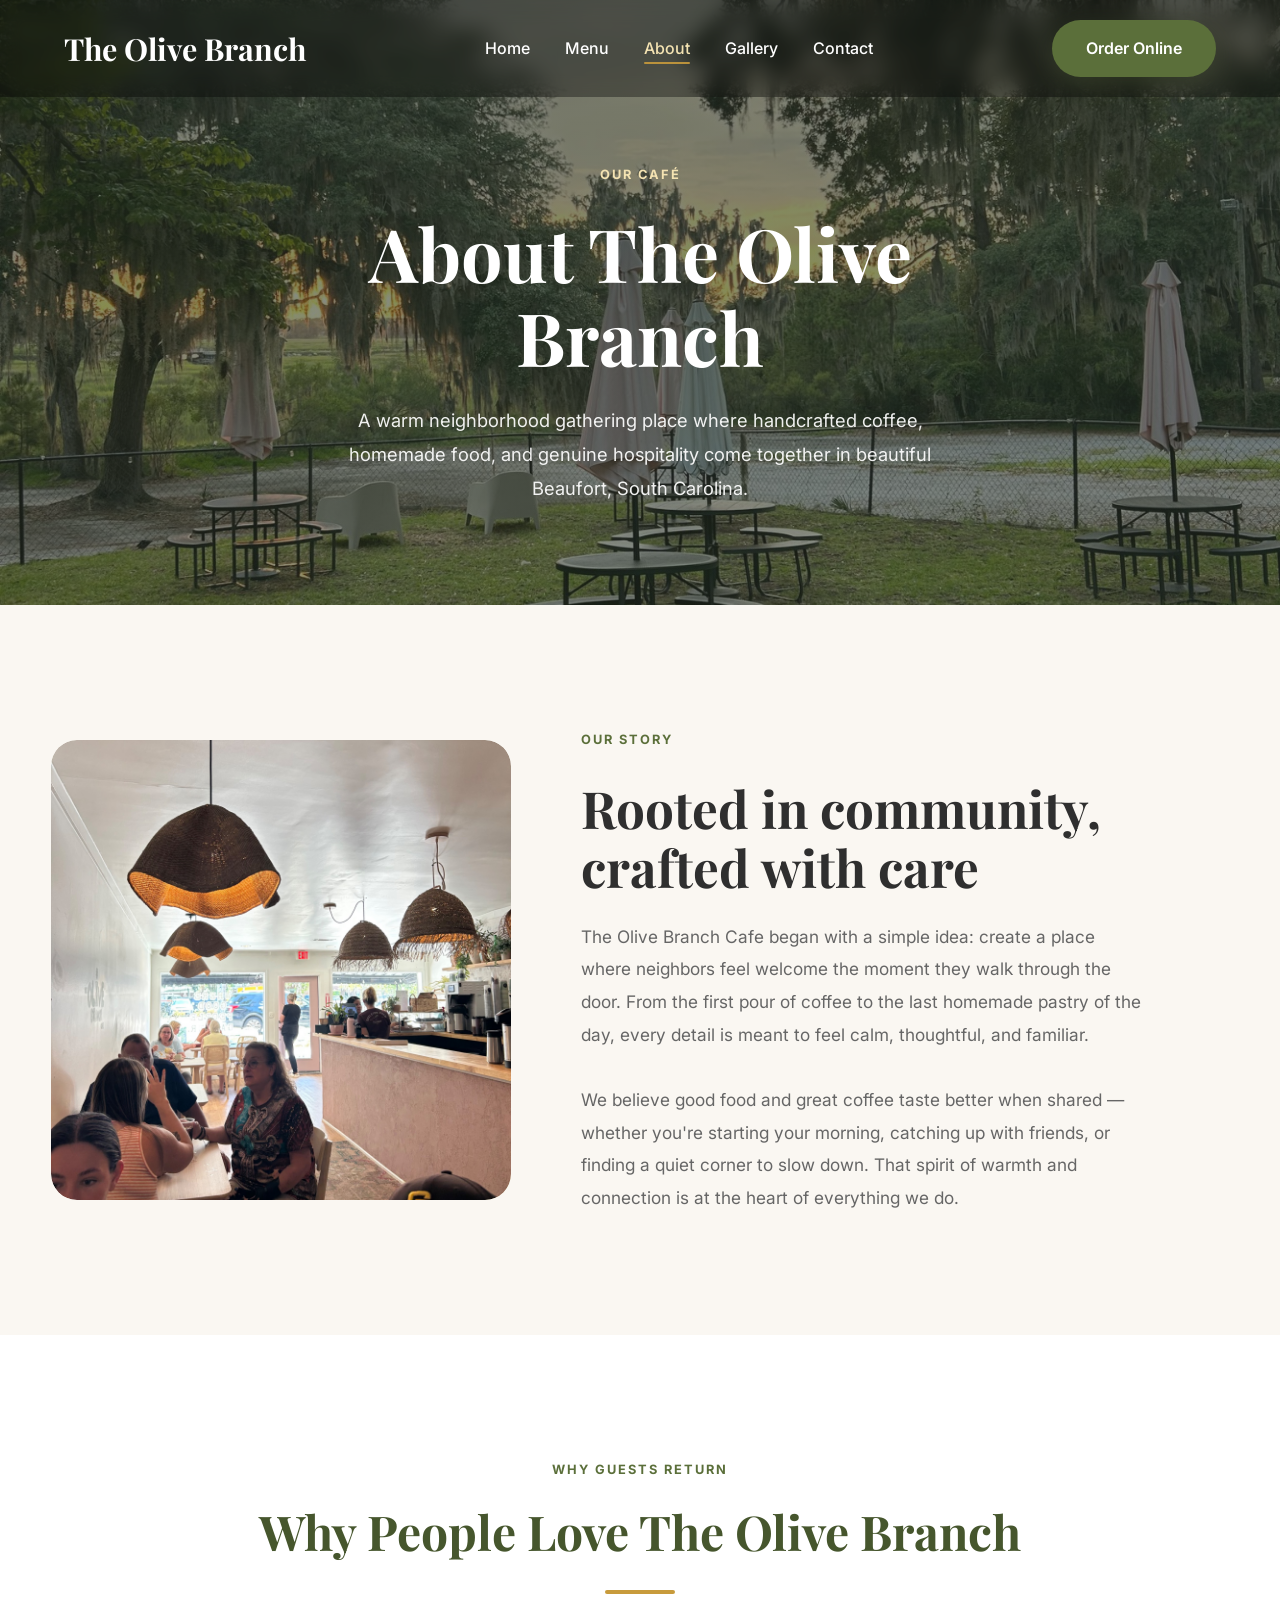
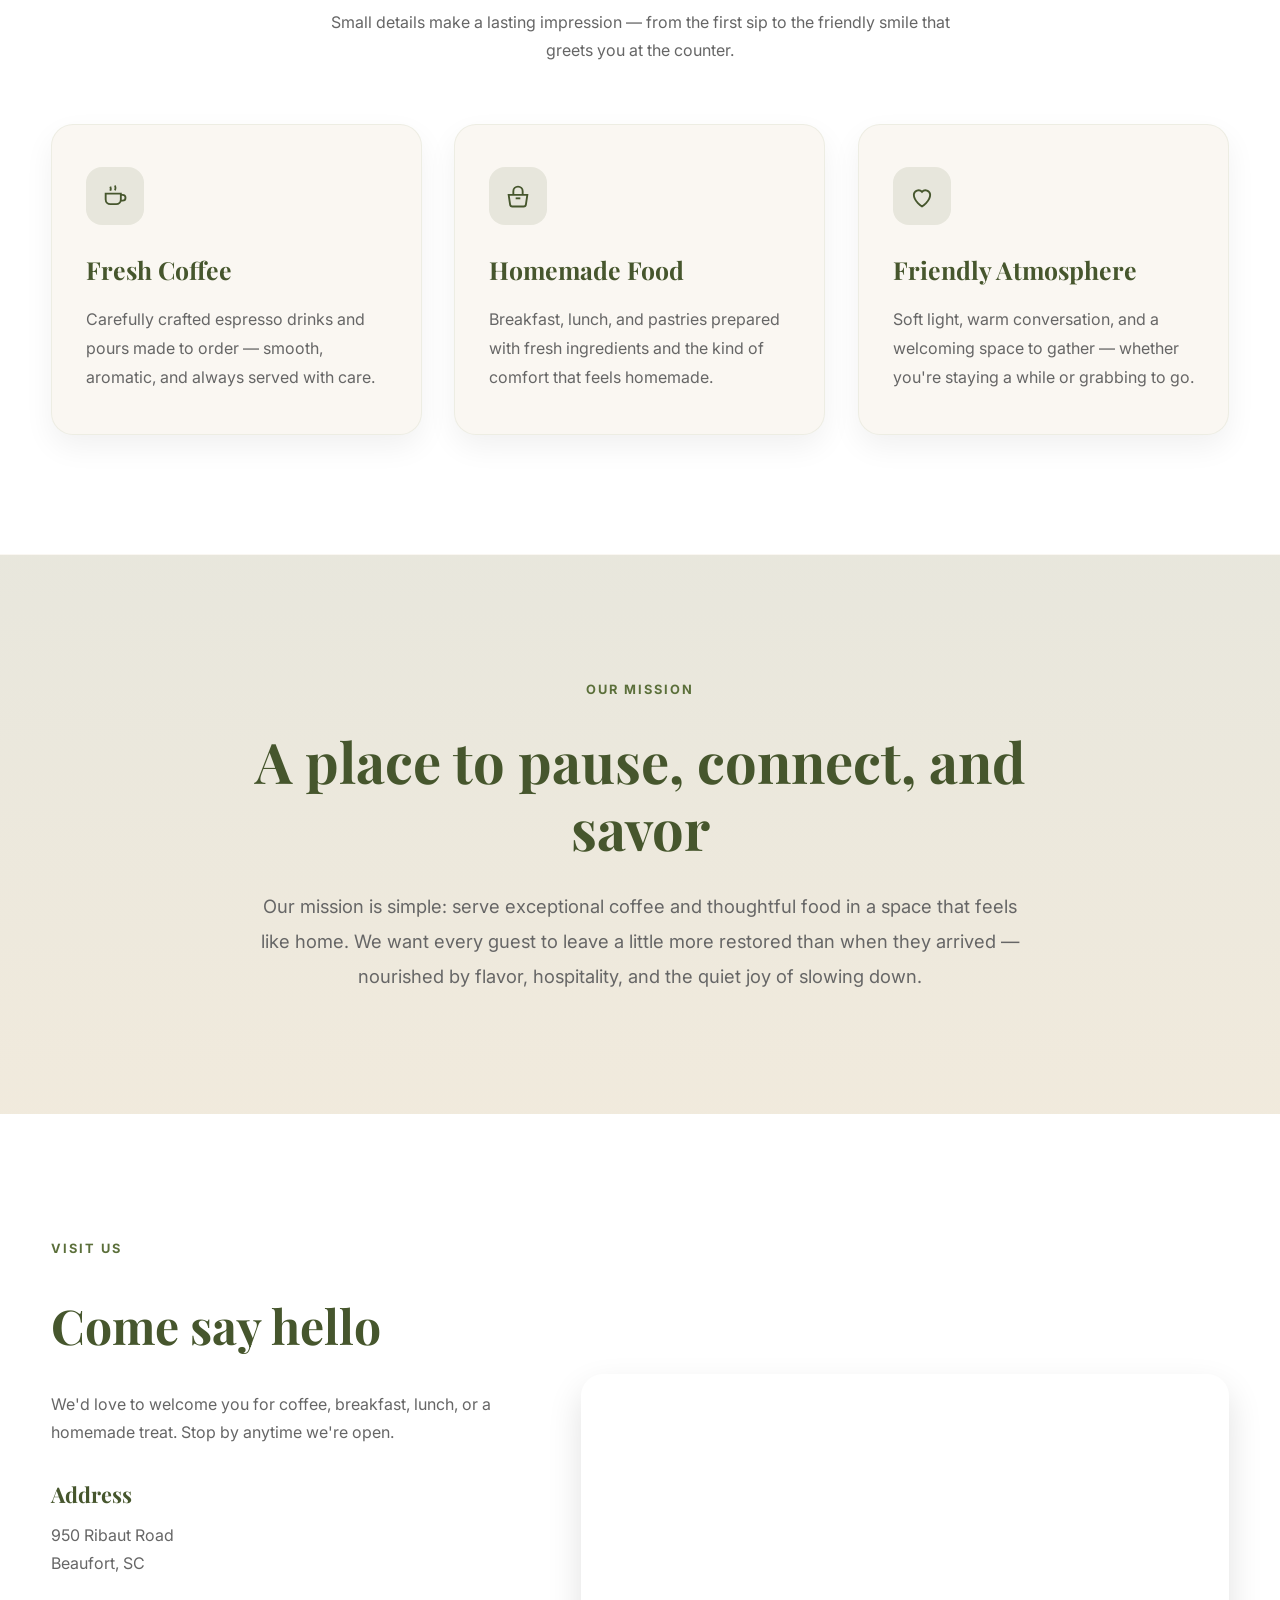
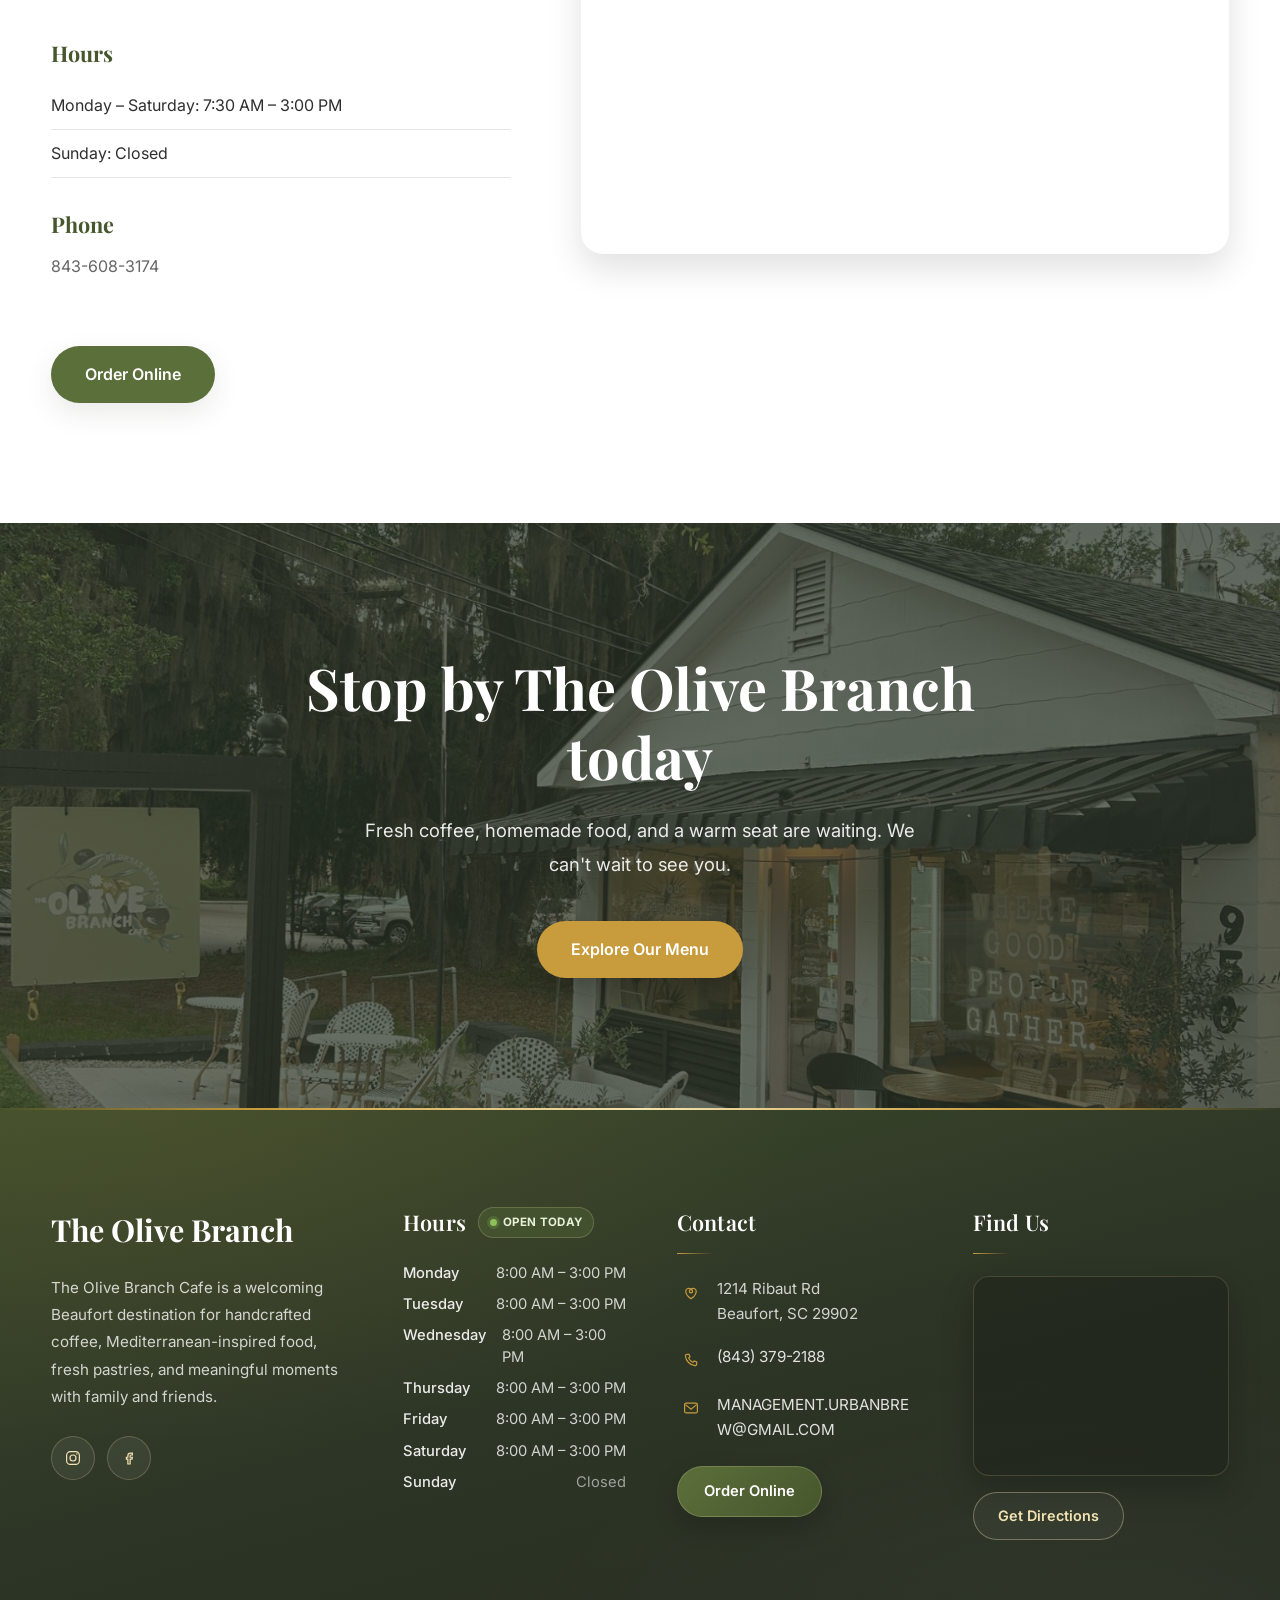
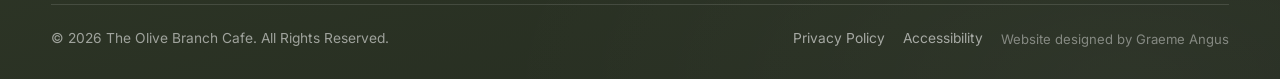
<file: about.html>
<!DOCTYPE html>
<html lang="en">

<head>

    <meta charset="UTF-8">
    <meta name="viewport" content="width=device-width, initial-scale=1.0">
    <meta name="theme-color" content="#5B6F3A">
    <meta name="robots" content="index, follow, max-image-preview:large">
    <meta name="author" content="The Olive Branch Cafe">

    <title>About Us | The Olive Branch Cafe</title>
    <meta name="description" content="Learn the story of The Olive Branch Cafe in Beaufort, SC — handcrafted coffee, Mediterranean food, fresh pastries, and a welcoming place to gather.">

    <link rel="canonical" href="https://www.theolivebranchbeaufort.com/about.html">

    <meta property="og:type" content="website">
    <meta property="og:site_name" content="The Olive Branch Cafe">
    <meta property="og:locale" content="en_US">
    <meta property="og:title" content="About Us | The Olive Branch Cafe">
    <meta property="og:description" content="Learn the story of The Olive Branch Cafe in Beaufort, SC — handcrafted coffee, Mediterranean food, fresh pastries, and a welcoming place to gather.">
    <meta property="og:url" content="https://www.theolivebranchbeaufort.com/about.html">
    <meta property="og:image" content="https://www.theolivebranchbeaufort.com/images/hero/hero.jpg">
    <meta property="og:image:alt" content="The Olive Branch Cafe exterior and outdoor seating in Beaufort, South Carolina">

    <meta name="twitter:card" content="summary_large_image">
    <meta name="twitter:title" content="About Us | The Olive Branch Cafe">
    <meta name="twitter:description" content="Learn the story of The Olive Branch Cafe in Beaufort, SC — handcrafted coffee, Mediterranean food, fresh pastries, and a welcoming place to gather.">
    <meta name="twitter:image" content="https://www.theolivebranchbeaufort.com/images/hero/hero.jpg">

    <!-- Favicons: add favicon.ico, favicon-16x16.png, favicon-32x32.png, apple-touch-icon.png to site root -->
    <link rel="icon" href="favicon.svg" type="image/svg+xml">
    <!-- When available, add to site root and uncomment:
         <link rel="icon" href="favicon.ico" sizes="any">
         <link rel="icon" type="image/png" sizes="32x32" href="favicon-32x32.png">
         <link rel="icon" type="image/png" sizes="16x16" href="favicon-16x16.png">
         <link rel="apple-touch-icon" href="apple-touch-icon.png">
    -->
    <link rel="apple-touch-icon" href="images/hero/logo/logo.webp">
    <link rel="manifest" href="site.webmanifest">

    <link rel="preconnect" href="https://fonts.googleapis.com">
    <link rel="preconnect" href="https://fonts.gstatic.com" crossorigin>
    <link href="https://fonts.googleapis.com/css2?family=Inter:wght@300;400;500;600;700&family=Playfair+Display:wght@600;700&display=swap" rel="stylesheet">
    <link rel="stylesheet" href="css/style.css">

    <script type="application/ld+json">
    {
      "@context": "https://schema.org",
      "@type": ["CafeOrCoffeeShop", "Restaurant"],
      "name": "The Olive Branch Cafe",
      "url": "https://www.theolivebranchbeaufort.com/",
      "image": "https://www.theolivebranchbeaufort.com/images/hero/hero.jpg",
      "telephone": "+18433792188",
      "servesCuisine": ["Coffee Shop", "Cafe", "Mediterranean"],
      "address": {
        "@type": "PostalAddress",
        "streetAddress": "1214 Ribaut Rd",
        "addressLocality": "Beaufort",
        "addressRegion": "SC",
        "postalCode": "29902",
        "addressCountry": "US"
      },
      "sameAs": [
        "https://www.instagram.com/theolivebranch.beaufort/",
        "https://www.facebook.com/people/The-Olive-Branch-Cafe/61581589833153/",
        "https://www.yelp.com/biz/the-olive-branch-beaufort"
      ]
    }
    </script>

</head>

<body>

<a class="skip-link" href="#main">Skip to content</a>

<header>

    <nav class="navbar" aria-label="Primary">

        <a href="index.html" class="logo">

            The Olive Branch

        </a>

        <ul class="nav-links">

            <li><a href="index.html">Home</a></li>

            <li><a href="menu.html">Menu</a></li>

            <li><a href="about.html">About</a></li>

            <li><a href="gallery.html">Gallery</a></li>

            <li><a href="contact.html">Contact</a></li>

        </ul>

        <a class="order-button"
           href="https://www.doordash.com/store/the-olive-branch-cafe-beaufort-40457383/100261758/"
           target="_blank" rel="noopener noreferrer">

            Order Online

        </a>

    </nav>

</header>

<main id="main">

<!-- ==========================
     About Hero
========================== -->

<section class="about-hero hero-parallax">

    <div class="container about-hero-content">

        <span class="section-label">OUR CAFÉ</span>

        <h1>About The Olive Branch</h1>

        <p>
            A warm neighborhood gathering place where handcrafted coffee,
            homemade food, and genuine hospitality come together in
            beautiful Beaufort, South Carolina.
        </p>

    </div>

</section>

<!-- ==========================
     Our Story
========================== -->

<section class="story about-story fade-in fade-left">

    <div class="container">

        <div class="story-image about-story-media">

            <div class="about-story-accent" aria-hidden="true"></div>

            <img src="images/cafephoto2.jpeg"
                 alt="Customers enjoying The Olive Branch dining room beneath woven pendant lights"
                 loading="lazy">

        </div>

        <div class="story-content">

            <span class="section-label">OUR STORY</span>

            <h2>Rooted in community, crafted with care</h2>

            <p>
                The Olive Branch Cafe began with a simple idea: create a place
                where neighbors feel welcome the moment they walk through the door.
                From the first pour of coffee to the last homemade pastry of the day,
                every detail is meant to feel calm, thoughtful, and familiar.
            </p>

            <p>
                We believe good food and great coffee taste better when shared —
                whether you're starting your morning, catching up with friends,
                or finding a quiet corner to slow down. That spirit of warmth and
                connection is at the heart of everything we do.
            </p>

        </div>

    </div>

</section>

<!-- ==========================
     Why People Love Us
========================== -->

<section class="about-features fade-in fade-up">

    <div class="container">

        <div class="section-heading">

            <span class="section-label">WHY GUESTS RETURN</span>

            <h2>Why People Love The Olive Branch</h2>

            <p>
                Small details make a lasting impression — from the first sip
                to the friendly smile that greets you at the counter.
            </p>

        </div>

        <div class="about-feature-grid">

            <article class="about-feature-card">

                <div class="about-feature-icon" aria-hidden="true">

                    <svg viewBox="0 0 24 24" fill="none" stroke="currentColor" stroke-width="1.6">
                        <path d="M4 10h13v5a4 4 0 0 1-4 4H8a4 4 0 0 1-4-4v-5Z"/>
                        <path d="M17 11h1.5a2.5 2.5 0 0 1 0 5H17"/>
                        <path d="M8 4c.5 1.2.5 2.3 0 3.5M12 3c.6 1.4.6 2.8 0 4.2"/>
                    </svg>

                </div>

                <h3>Fresh Coffee</h3>

                <p>
                    Carefully crafted espresso drinks and pours made to order —
                    smooth, aromatic, and always served with care.
                </p>

            </article>

            <article class="about-feature-card">

                <div class="about-feature-icon" aria-hidden="true">

                    <svg viewBox="0 0 24 24" fill="none" stroke="currentColor" stroke-width="1.6">
                        <path d="M4 11h16l-1.2 8.2A2 2 0 0 1 16.82 21H7.18a2 2 0 0 1-1.98-1.8L4 11Z"/>
                        <path d="M8 11V8a4 4 0 0 1 8 0v3"/>
                        <path d="M10 14h4"/>
                    </svg>

                </div>

                <h3>Homemade Food</h3>

                <p>
                    Breakfast, lunch, and pastries prepared with fresh ingredients
                    and the kind of comfort that feels homemade.
                </p>

            </article>

            <article class="about-feature-card">

                <div class="about-feature-icon" aria-hidden="true">

                    <svg viewBox="0 0 24 24" fill="none" stroke="currentColor" stroke-width="1.6">
                        <path d="M12 21s-7-4.5-7-10a4 4 0 0 1 7-2.5A4 4 0 0 1 19 11c0 5.5-7 10-7 10Z"/>
                    </svg>

                </div>

                <h3>Friendly Atmosphere</h3>

                <p>
                    Soft light, warm conversation, and a welcoming space to
                    gather — whether you're staying a while or grabbing to go.
                </p>

            </article>

        </div>

    </div>

</section>

<!-- ==========================
     Our Mission
========================== -->

<section class="about-mission fade-in fade-right">

    <div class="container about-mission-content">

        <span class="section-label">OUR MISSION</span>

        <h2>A place to pause, connect, and savor</h2>

        <p>
            Our mission is simple: serve exceptional coffee and thoughtful food
            in a space that feels like home. We want every guest to leave a little
            more restored than when they arrived — nourished by flavor,
            hospitality, and the quiet joy of slowing down.
        </p>

    </div>

</section>

<!-- ==========================
     Visit Us
========================== -->

<section class="visit about-visit fade-in fade-left">

    <div class="container">

        <div class="visit-info">

            <span class="section-label">VISIT US</span>

            <h2>Come say hello</h2>

            <p>
                We'd love to welcome you for coffee, breakfast, lunch,
                or a homemade treat. Stop by anytime we're open.
            </p>

            <div class="about-visit-details">

                <div>

                    <h3>Address</h3>
                    <p>
                        950 Ribaut Road<br>
                        Beaufort, SC
                    </p>

                </div>

                <div>

                    <h3>Hours</h3>
                    <ul class="hours-list">
                        <li>Monday – Saturday: 7:30 AM – 3:00 PM</li>
                        <li>Sunday: Closed</li>
                    </ul>

                </div>

                <div>

                    <h3>Phone</h3>
                    <p>
                        <a href="tel:+18436083174">843-608-3174</a>
                    </p>

                </div>

            </div>

            <a class="btn"
               href="https://www.doordash.com/store/the-olive-branch-cafe-beaufort-40457383/100261758/"
               target="_blank" rel="noopener noreferrer">

                Order Online

            </a>

        </div>

        <div class="map-container about-map">

            <iframe
                src="https://www.google.com/maps?q=950+Ribaut+Road,+Beaufort,+SC&output=embed"
                loading="lazy"
                allowfullscreen
                title="Map of The Olive Branch Cafe">
            </iframe>

        </div>

    </div>

</section>

<!-- ==========================
     Final CTA
========================== -->

<section class="about-cta fade-in fade-up">

    <div class="container about-cta-content">

        <h2>Stop by The Olive Branch today</h2>

        <p>
            Fresh coffee, homemade food, and a warm seat are waiting.
            We can't wait to see you.
        </p>

        <a href="menu.html" class="btn">

            Explore Our Menu

        </a>

    </div>

</section>

</main>

<!-- ==========================
     Footer
========================== -->

<footer class="footer fade-in">

    <div class="container footer-inner">

        <div class="footer-grid">

            <div class="footer-col footer-brand">

                <a href="index.html" class="footer-logo">The Olive Branch</a>

                <p class="footer-brand-text">
                    The Olive Branch Cafe is a welcoming Beaufort destination for handcrafted coffee, Mediterranean-inspired food, fresh pastries, and meaningful moments with family and friends.
                </p>

                <div class="footer-social">

                    <a class="footer-social-link"
                       href="https://www.instagram.com/theolivebranch.beaufort/"
                       target="_blank"
                       rel="noopener noreferrer"
                       aria-label="Follow The Olive Branch on Instagram">
                        <svg viewBox="0 0 24 24" fill="none" stroke="currentColor" stroke-width="1.6" aria-hidden="true">
                            <rect x="3.5" y="3.5" width="17" height="17" rx="5"/>
                            <circle cx="12" cy="12" r="4"/>
                            <circle cx="17.2" cy="6.8" r="1" fill="currentColor" stroke="none"/>
                        </svg>
                    </a>

                    <a class="footer-social-link"
                       href="https://www.facebook.com/people/The-Olive-Branch-Cafe/61581589833153/"
                       target="_blank"
                       rel="noopener noreferrer"
                       aria-label="Follow The Olive Branch on Facebook">
                        <svg viewBox="0 0 24 24" fill="none" stroke="currentColor" stroke-width="1.6" aria-hidden="true">
                            <path d="M14 8h2.5V5.5H14c-2 0-3.5 1.4-3.5 3.5V11H8.5v2.5H10.5V20H13.5v-6.5H16L16.5 11H13.5V9c0-.6.4-1 1-1Z"/>
                        </svg>
                    </a>

                </div>

            </div>

            <div class="footer-col footer-hours">

                <div class="footer-hours-heading">
                    <h3 class="footer-heading">Hours</h3>
                    <span class="footer-open-badge" id="footer-open-badge" hidden>Open Today</span>
                </div>

                <ul class="footer-hours-list">
                    <li><span>Monday</span><span>8:00 AM – 3:00 PM</span></li>
                    <li><span>Tuesday</span><span>8:00 AM – 3:00 PM</span></li>
                    <li><span>Wednesday</span><span>8:00 AM – 3:00 PM</span></li>
                    <li><span>Thursday</span><span>8:00 AM – 3:00 PM</span></li>
                    <li><span>Friday</span><span>8:00 AM – 3:00 PM</span></li>
                    <li><span>Saturday</span><span>8:00 AM – 3:00 PM</span></li>
                    <li class="is-closed"><span>Sunday</span><span>Closed</span></li>
                </ul>

            </div>

            <div class="footer-col footer-contact">

                <h3 class="footer-heading">Contact</h3>

                <ul class="footer-contact-list">

                    <li>
                        <span class="footer-contact-icon" aria-hidden="true">
                            <svg viewBox="0 0 24 24" fill="none" stroke="currentColor" stroke-width="1.6">
                                <path d="M12 21s-7-4.5-7-10a4 4 0 0 1 7-2.5A4 4 0 0 1 19 11c0 5.5-7 10-7 10Z"/>
                                <circle cx="12" cy="11" r="2.2"/>
                            </svg>
                        </span>
                        <span>
                            1214 Ribaut Rd<br>
                            Beaufort, SC 29902
                        </span>
                    </li>

                    <li>
                        <span class="footer-contact-icon" aria-hidden="true">
                            <svg viewBox="0 0 24 24" fill="none" stroke="currentColor" stroke-width="1.6">
                                <path d="M6.5 4.5h3l1.2 3.2-1.8 1.8a11 11 0 0 0 5.6 5.6l1.8-1.8 3.2 1.2v3a2 2 0 0 1-2.2 2A14.5 14.5 0 0 1 4.5 6.7a2 2 0 0 1 2-2.2Z"/>
                            </svg>
                        </span>
                        <a href="tel:+18433792188">(843) 379-2188</a>
                    </li>

                    <li>
                        <span class="footer-contact-icon" aria-hidden="true">
                            <svg viewBox="0 0 24 24" fill="none" stroke="currentColor" stroke-width="1.6">
                                <rect x="3.5" y="5.5" width="17" height="13" rx="2"/>
                                <path d="m4.5 7.5 7.5 6 7.5-6"/>
                            </svg>
                        </span>
                        <a href="mailto:MANAGEMENT.URBANBREW@GMAIL.COM">MANAGEMENT.URBANBREW@GMAIL.COM</a>
                    </li>

                </ul>

                <a class="footer-order-btn"
                   href="https://www.doordash.com/store/the-olive-branch-cafe-beaufort-40457383/100261758/"
                   target="_blank"
                   rel="noopener noreferrer">
                    Order Online
                </a>

            </div>

            <div class="footer-col footer-find">

                <h3 class="footer-heading">Find Us</h3>

                <div class="footer-map">
                    <iframe
                        src="https://www.google.com/maps?q=The+Olive+Branch+Cafe+1214+Ribaut+Rd+Beaufort+SC+29902&output=embed"
                        loading="lazy"
                        allowfullscreen
                        referrerpolicy="no-referrer-when-downgrade"
                        title="Map of The Olive Branch Cafe">
                    </iframe>
                </div>

                <a class="footer-directions"
                   href="https://www.google.com/maps/search/?api=1&query=The+Olive+Branch+Cafe+1214+Ribaut+Rd+Beaufort+SC+29902"
                   target="_blank"
                   rel="noopener noreferrer">
                    Get Directions
                </a>

            </div>

        </div>

        <div class="footer-bottom">

            <p class="footer-bottom-copy">
                © 2026 The Olive Branch Cafe. All Rights Reserved.
            </p>

            <nav class="footer-bottom-links" aria-label="Footer legal">
                <a href="privacy.html">Privacy Policy</a>
                <a href="accessibility.html">Accessibility</a>
                <a class="footer-credit" href="#">Website designed by Graeme Angus</a>
            </nav>

        </div>

    </div>

</footer>



<script src="js/script.js"></script>

</body>
</html>
</file>
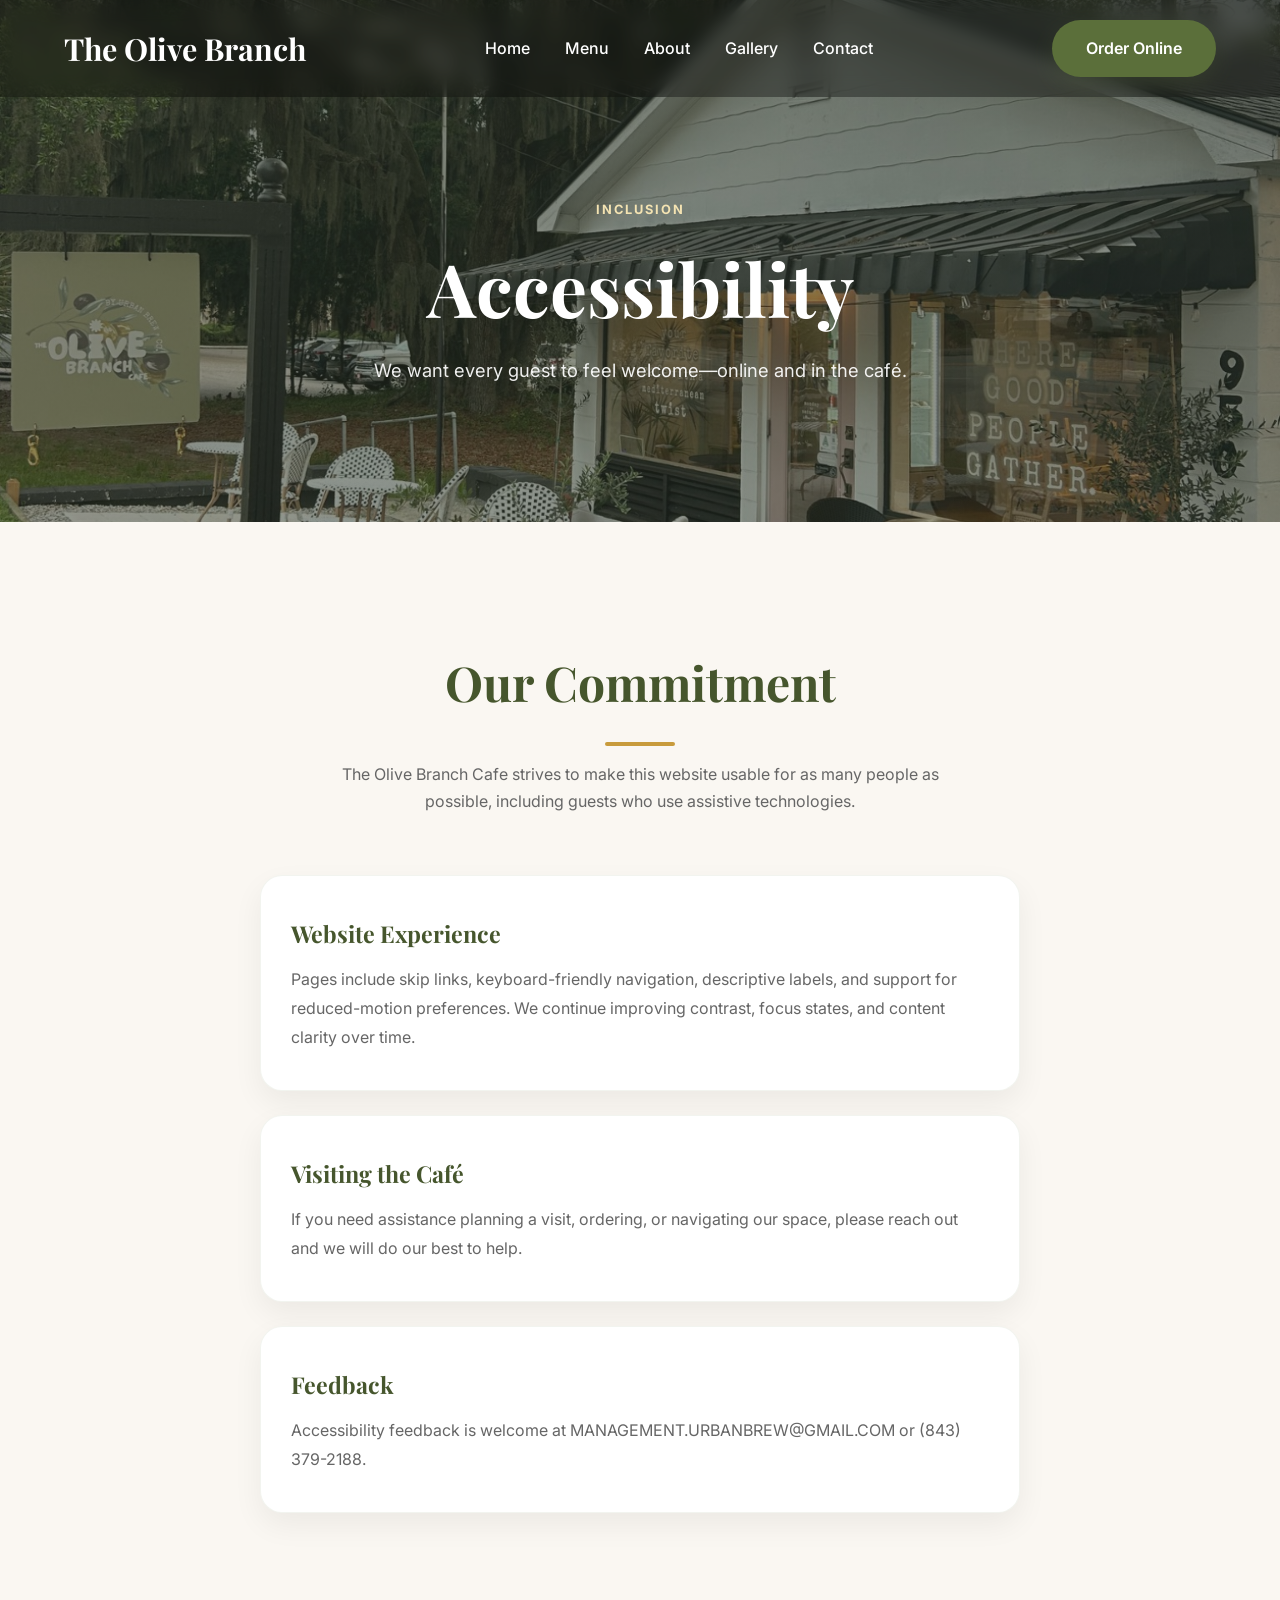
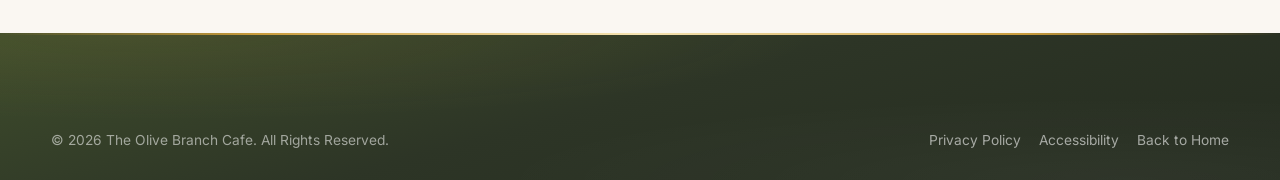
<file: accessibility.html>
<!DOCTYPE html>
<html lang="en">

<head>
    <meta charset="UTF-8">
    <meta name="viewport" content="width=device-width, initial-scale=1.0">
    <meta name="theme-color" content="#5B6F3A">
    <meta name="robots" content="index, follow">
    <title>Accessibility | The Olive Branch Cafe</title>
    <meta name="description" content="Accessibility information for The Olive Branch Cafe website and café in Beaufort, SC, supporting inclusive digital and in-person guest experiences.">
    <link rel="canonical" href="https://www.theolivebranchbeaufort.com/accessibility.html">
    <meta property="og:type" content="website">
    <meta property="og:site_name" content="The Olive Branch Cafe">
    <meta property="og:title" content="Accessibility | The Olive Branch Cafe">
    <meta property="og:description" content="Accessibility information for The Olive Branch Cafe website and café in Beaufort, SC, supporting inclusive digital and in-person guest experiences.">
    <meta property="og:url" content="https://www.theolivebranchbeaufort.com/accessibility.html">
    <meta property="og:image" content="https://www.theolivebranchbeaufort.com/images/hero/hero.jpg">
    <meta name="twitter:card" content="summary">
    <meta name="twitter:title" content="Accessibility | The Olive Branch Cafe">
    <meta name="twitter:description" content="Accessibility information for The Olive Branch Cafe website and café in Beaufort, SC, supporting inclusive digital and in-person guest experiences.">
    <meta name="twitter:image" content="https://www.theolivebranchbeaufort.com/images/hero/hero.jpg">
    <!-- Favicons: add favicon.ico, favicon-16x16.png, favicon-32x32.png, apple-touch-icon.png to site root -->
    <link rel="icon" href="favicon.svg" type="image/svg+xml">
    <!-- When available, add to site root and uncomment:
         <link rel="icon" href="favicon.ico" sizes="any">
         <link rel="icon" type="image/png" sizes="32x32" href="favicon-32x32.png">
         <link rel="icon" type="image/png" sizes="16x16" href="favicon-16x16.png">
         <link rel="apple-touch-icon" href="apple-touch-icon.png">
    -->
    <link rel="apple-touch-icon" href="images/hero/logo/logo.webp">
    <link rel="manifest" href="site.webmanifest">
    <link rel="preconnect" href="https://fonts.googleapis.com">
    <link rel="preconnect" href="https://fonts.gstatic.com" crossorigin>
    <link href="https://fonts.googleapis.com/css2?family=Inter:wght@300;400;500;600;700&family=Playfair+Display:wght@600;700&display=swap" rel="stylesheet">
    <link rel="stylesheet" href="css/style.css">
</head>

<body>

<a class="skip-link" href="#main">Skip to content</a>

<header>
    <nav class="navbar" aria-label="Primary">
        <a href="index.html" class="logo">The Olive Branch</a>
        <ul class="nav-links">
            <li><a href="index.html">Home</a></li>
            <li><a href="menu.html">Menu</a></li>
            <li><a href="about.html">About</a></li>
            <li><a href="gallery.html">Gallery</a></li>
            <li><a href="contact.html">Contact</a></li>
        </ul>
        <a class="order-button"
           href="https://www.doordash.com/store/the-olive-branch-cafe-beaufort-40457383/100261758/"
           target="_blank" rel="noopener noreferrer">Order Online</a>
    </nav>
</header>

<main id="main">

<section class="contact-hero hero-parallax">
    <div class="container contact-hero-content">
        <span class="section-label">INCLUSION</span>
        <h1>Accessibility</h1>
        <p>We want every guest to feel welcome—online and in the café.</p>
    </div>
</section>

<section class="contact-info fade-in fade-up">
    <div class="container" style="max-width:760px;">
        <div class="section-heading">
            <h2>Our Commitment</h2>
            <p>
                The Olive Branch Cafe strives to make this website usable for as many
                people as possible, including guests who use assistive technologies.
            </p>
        </div>
        <article class="contact-info-card" style="margin-bottom:24px;">
            <h3>Website Experience</h3>
            <p>
                Pages include skip links, keyboard-friendly navigation, descriptive
                labels, and support for reduced-motion preferences. We continue improving
                contrast, focus states, and content clarity over time.
            </p>
        </article>
        <article class="contact-info-card" style="margin-bottom:24px;">
            <h3>Visiting the Café</h3>
            <p>
                If you need assistance planning a visit, ordering, or navigating our space,
                please reach out and we will do our best to help.
            </p>
        </article>
        <article class="contact-info-card">
            <h3>Feedback</h3>
            <p>
                Accessibility feedback is welcome at
                <a href="mailto:MANAGEMENT.URBANBREW@GMAIL.COM">MANAGEMENT.URBANBREW@GMAIL.COM</a>
                or <a href="tel:+18433792188">(843) 379-2188</a>.
            </p>
        </article>
    </div>
</section>

</main>

<footer class="footer fade-in">
    <div class="container footer-inner">
        <div class="footer-bottom" style="border-top:none;padding-top:0;">
            <p class="footer-bottom-copy">© 2026 The Olive Branch Cafe. All Rights Reserved.</p>
            <nav class="footer-bottom-links" aria-label="Footer legal">
                <a href="privacy.html">Privacy Policy</a>
                <a href="accessibility.html" aria-current="page">Accessibility</a>
                <a href="index.html">Back to Home</a>
            </nav>
        </div>
    </div>
</footer>

<script src="js/script.js"></script>
</body>
</html>
</file>
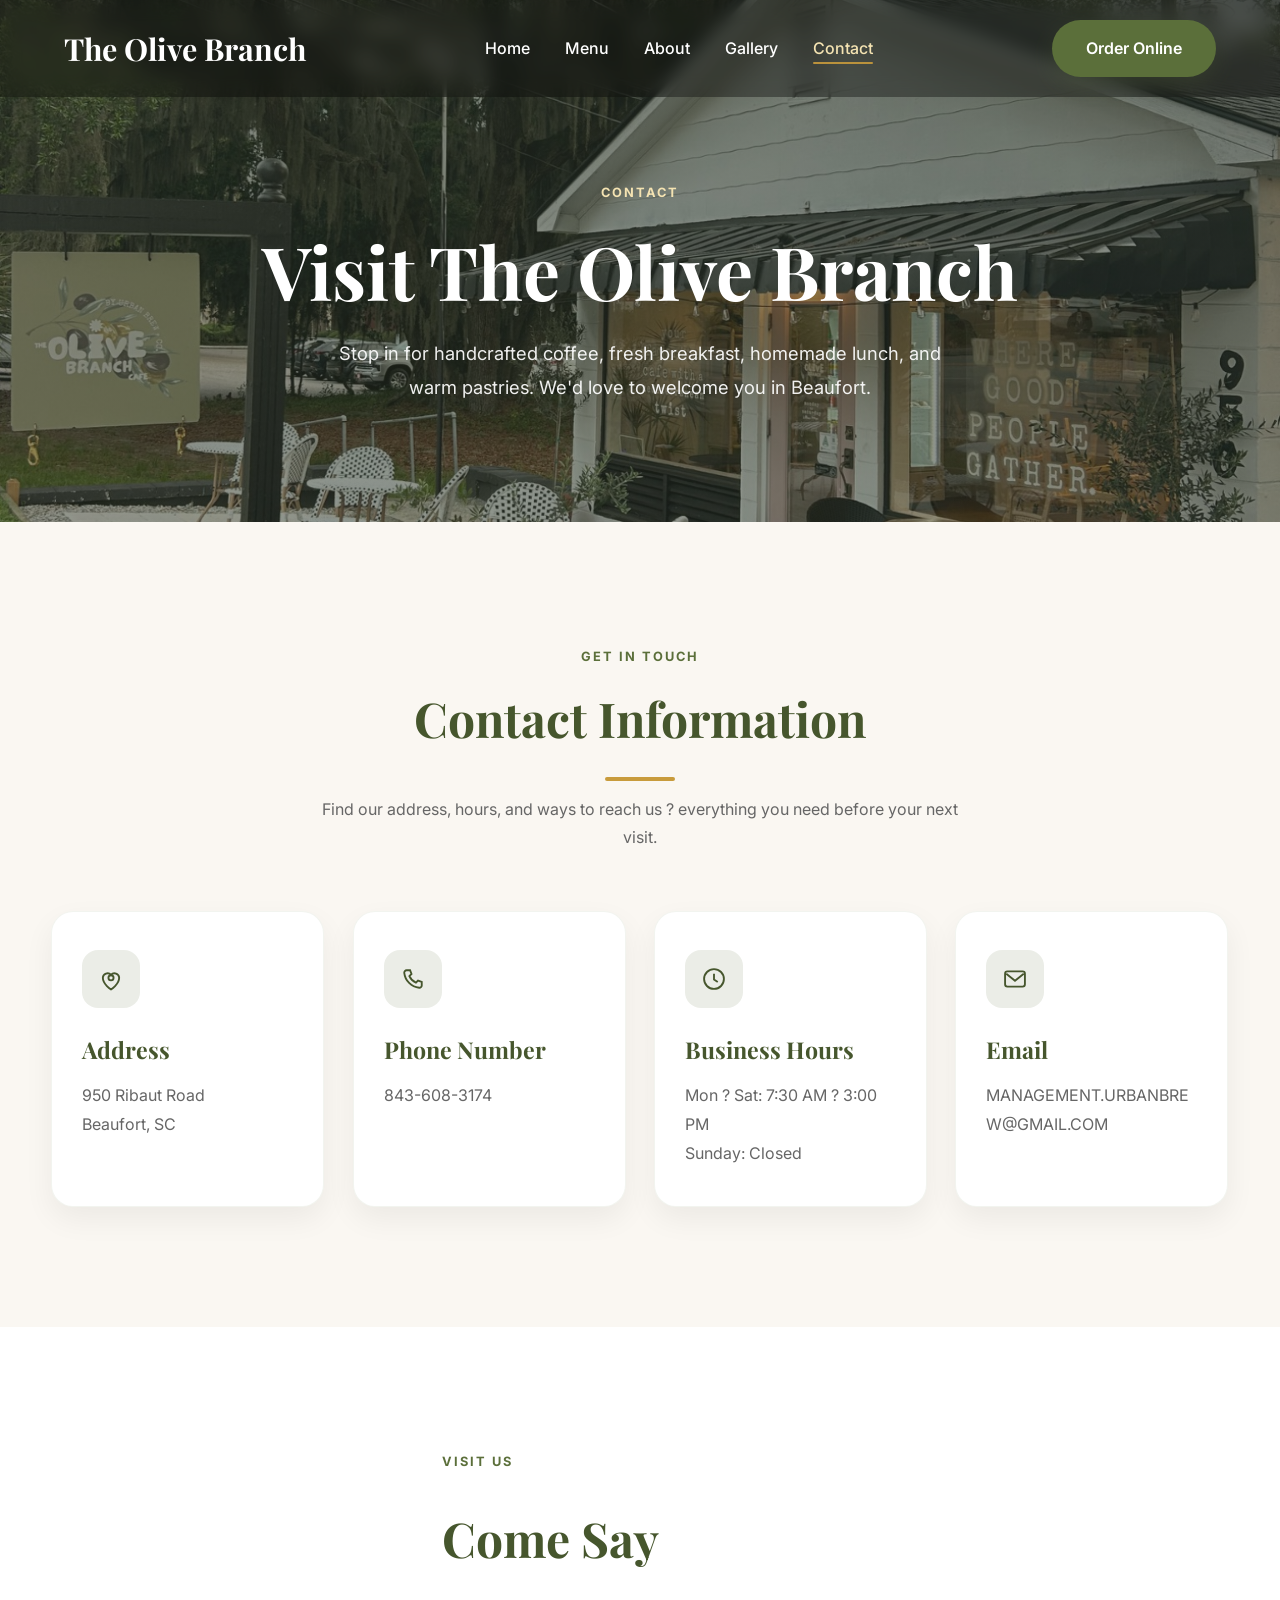
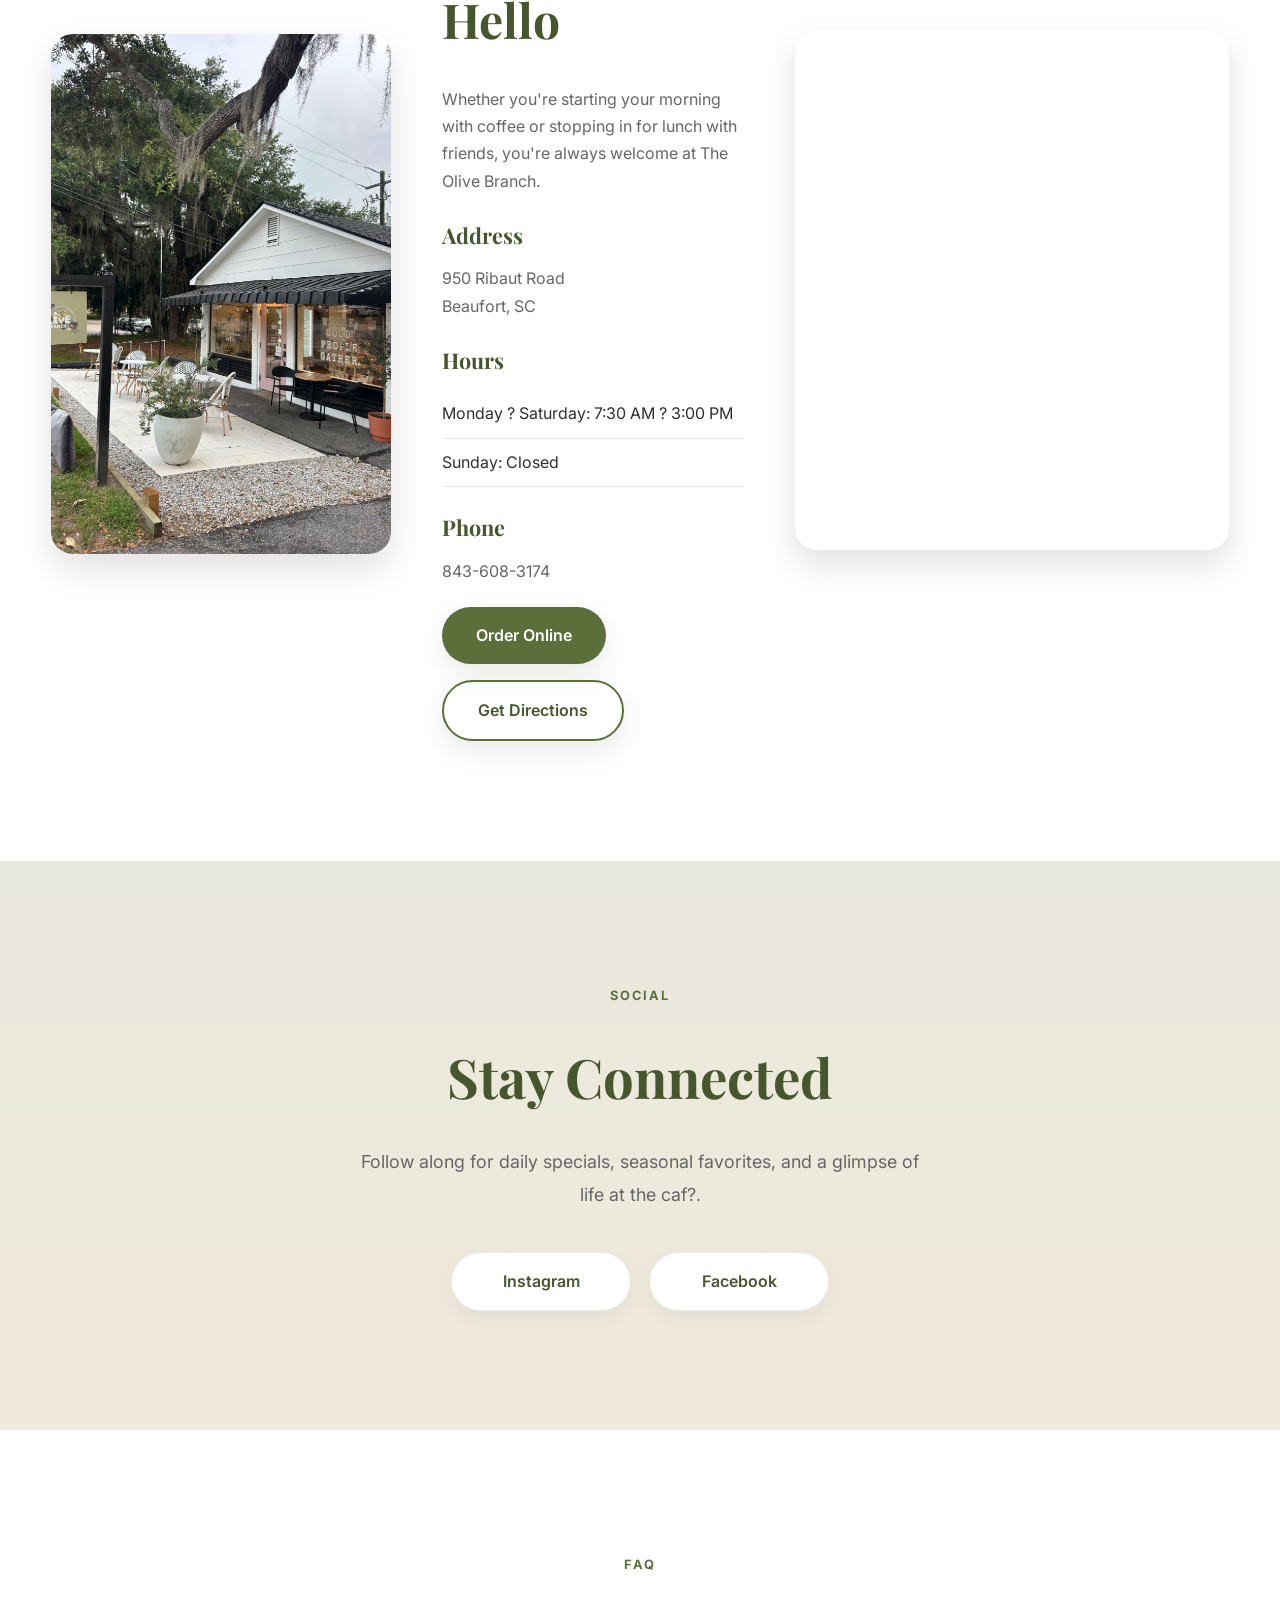
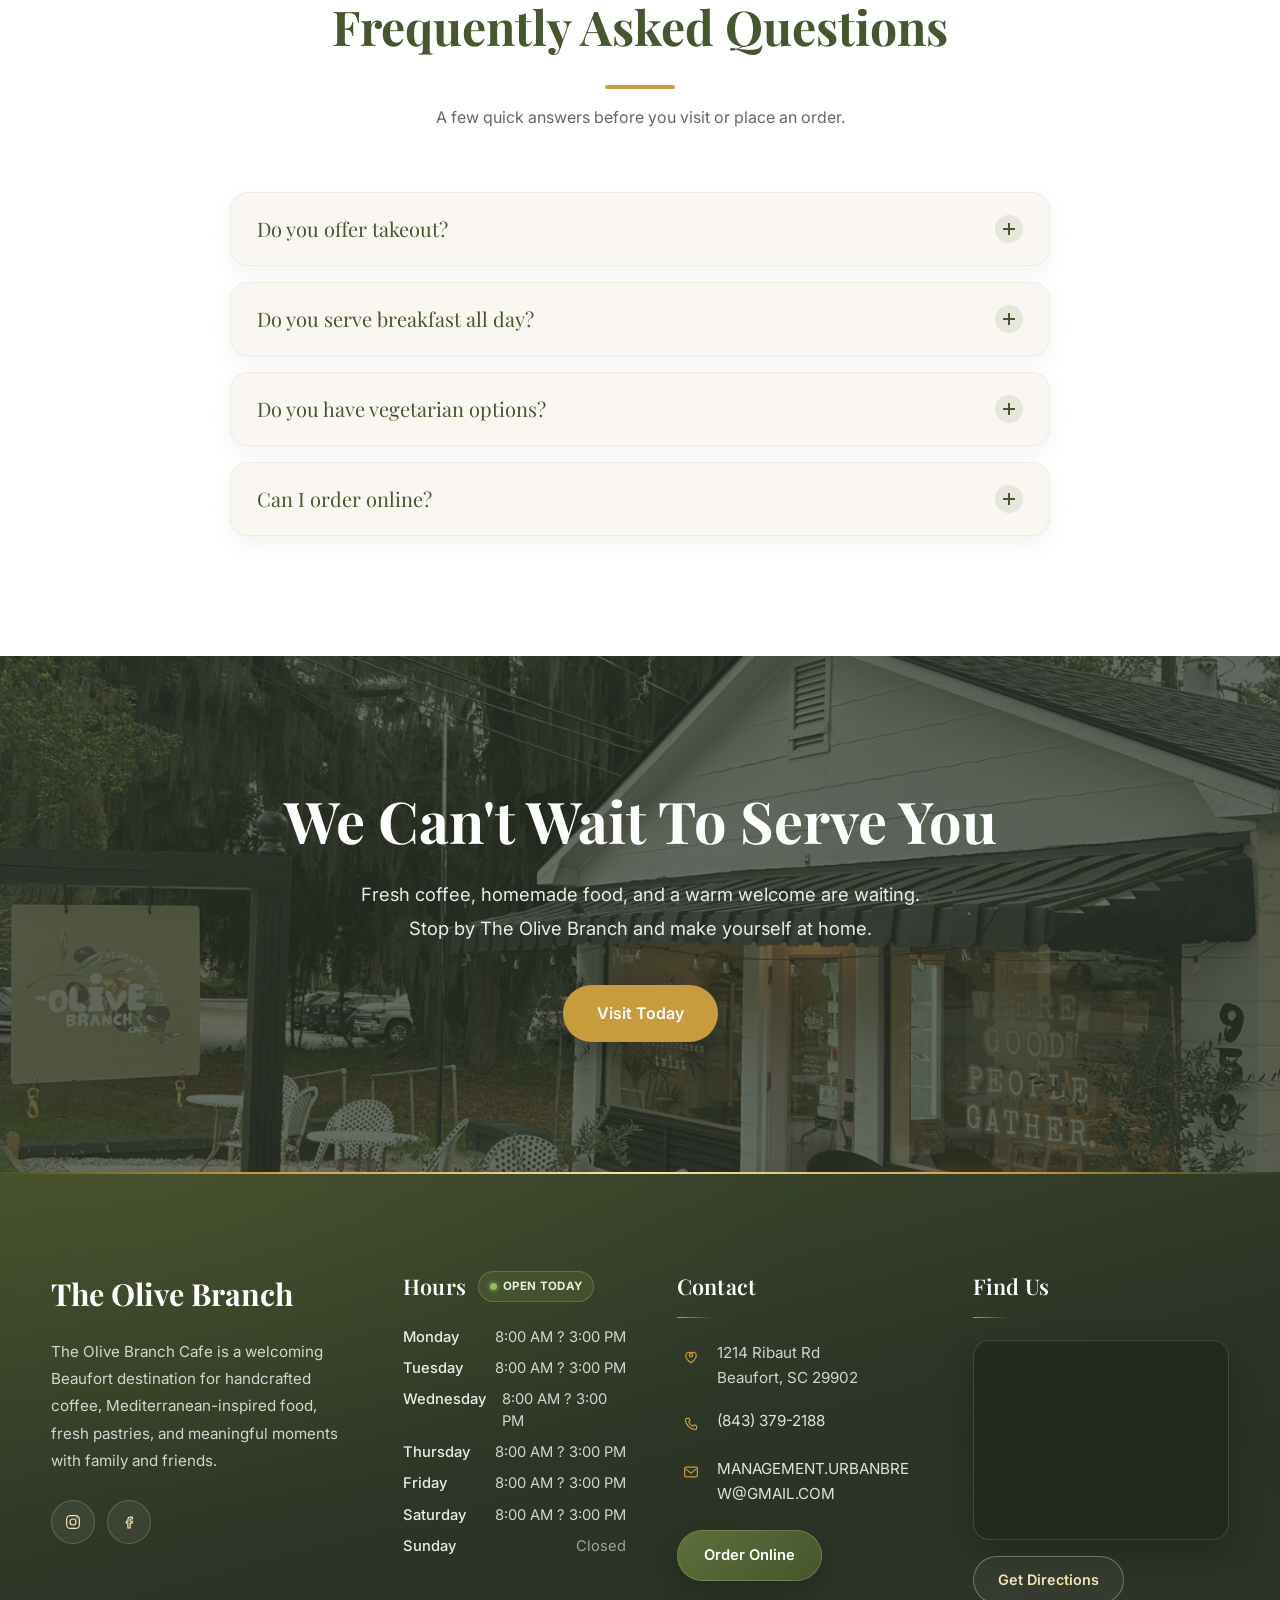
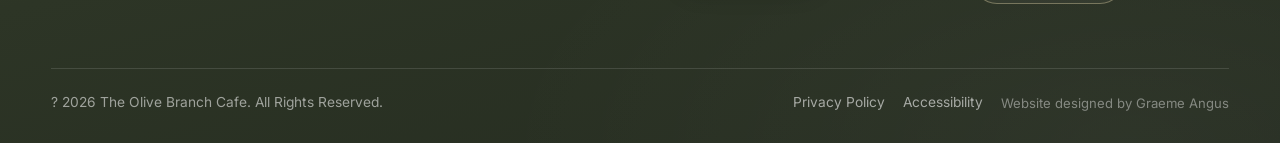
<file: contact.html>
<!DOCTYPE html>
<html lang="en">

<head>

    <meta charset="UTF-8">
    <meta name="viewport" content="width=device-width, initial-scale=1.0">
    <meta name="theme-color" content="#5B6F3A">
    <meta name="robots" content="index, follow, max-image-preview:large">
    <meta name="author" content="The Olive Branch Cafe">

    <title>Contact &amp; Hours | The Olive Branch Cafe</title>
    <meta name="description" content="Contact The Olive Branch Cafe in Beaufort, SC for hours, directions, and orders ? coffee, breakfast, lunch, pastries, and Mediterranean favorites.">

    <link rel="canonical" href="https://www.theolivebranchbeaufort.com/contact.html">

    <meta property="og:type" content="website">
    <meta property="og:site_name" content="The Olive Branch Cafe">
    <meta property="og:locale" content="en_US">
    <meta property="og:title" content="Contact &amp; Hours | The Olive Branch Cafe">
    <meta property="og:description" content="Contact The Olive Branch Cafe in Beaufort, SC for hours, directions, and orders ? coffee, breakfast, lunch, pastries, and Mediterranean favorites.">
    <meta property="og:url" content="https://www.theolivebranchbeaufort.com/contact.html">
    <meta property="og:image" content="https://www.theolivebranchbeaufort.com/images/hero/hero.jpg">
    <meta property="og:image:alt" content="The Olive Branch Cafe exterior and outdoor seating in Beaufort, South Carolina">

    <meta name="twitter:card" content="summary_large_image">
    <meta name="twitter:title" content="Contact &amp; Hours | The Olive Branch Cafe">
    <meta name="twitter:description" content="Contact The Olive Branch Cafe in Beaufort, SC for hours, directions, and orders ? coffee, breakfast, lunch, pastries, and Mediterranean favorites.">
    <meta name="twitter:image" content="https://www.theolivebranchbeaufort.com/images/hero/hero.jpg">

    <!-- Favicons: add favicon.ico, favicon-16x16.png, favicon-32x32.png, apple-touch-icon.png to site root -->
    <link rel="icon" href="favicon.svg" type="image/svg+xml">
    <!-- When available, add to site root and uncomment:
         <link rel="icon" href="favicon.ico" sizes="any">
         <link rel="icon" type="image/png" sizes="32x32" href="favicon-32x32.png">
         <link rel="icon" type="image/png" sizes="16x16" href="favicon-16x16.png">
         <link rel="apple-touch-icon" href="apple-touch-icon.png">
    -->
    <link rel="apple-touch-icon" href="images/hero/logo/logo.webp">
    <link rel="manifest" href="site.webmanifest">

    <link rel="preconnect" href="https://fonts.googleapis.com">
    <link rel="preconnect" href="https://fonts.gstatic.com" crossorigin>
    <link href="https://fonts.googleapis.com/css2?family=Inter:wght@300;400;500;600;700&family=Playfair+Display:wght@600;700&display=swap" rel="stylesheet">
    <link rel="stylesheet" href="css/style.css">

    <script type="application/ld+json">
    {
      "@context": "https://schema.org",
      "@type": ["CafeOrCoffeeShop", "Restaurant"],
      "name": "The Olive Branch Cafe",
      "url": "https://www.theolivebranchbeaufort.com/",
      "image": "https://www.theolivebranchbeaufort.com/images/hero/hero.jpg",
      "telephone": "+18433792188",
      "email": "MANAGEMENT.URBANBREW@GMAIL.COM",
      "menu": "https://www.theolivebranchbeaufort.com/menu.html",
      "servesCuisine": ["Coffee Shop", "Cafe", "Mediterranean"],
      "address": {
        "@type": "PostalAddress",
        "streetAddress": "1214 Ribaut Rd",
        "addressLocality": "Beaufort",
        "addressRegion": "SC",
        "postalCode": "29902",
        "addressCountry": "US"
      },
      "geo": {
        "@type": "GeoCoordinates",
        "latitude": "32.4312",
        "longitude": "-80.6698"
      },
      "openingHoursSpecification": [
        {
          "@type": "OpeningHoursSpecification",
          "dayOfWeek": ["Monday", "Tuesday", "Wednesday", "Thursday", "Friday", "Saturday"],
          "opens": "08:00",
          "closes": "15:00"
        }
      ],
      "sameAs": [
        "https://www.instagram.com/theolivebranch.beaufort/",
        "https://www.facebook.com/people/The-Olive-Branch-Cafe/61581589833153/",
        "https://www.yelp.com/biz/the-olive-branch-beaufort"
      ]
    }
    </script>

</head>

<body>

<a class="skip-link" href="#main">Skip to content</a>

<header>

    <nav class="navbar" aria-label="Primary">

        <a href="index.html" class="logo">

            The Olive Branch

        </a>

        <ul class="nav-links">

            <li><a href="index.html">Home</a></li>

            <li><a href="menu.html">Menu</a></li>

            <li><a href="about.html">About</a></li>

            <li><a href="gallery.html">Gallery</a></li>

            <li><a href="contact.html">Contact</a></li>

        </ul>

        <a class="order-button"
           href="https://www.doordash.com/store/the-olive-branch-cafe-beaufort-40457383/100261758/"
           target="_blank" rel="noopener noreferrer">

            Order Online

        </a>

    </nav>

</header>

<main id="main">

<!-- ==========================
     Contact Hero
========================== -->

<section class="contact-hero hero-parallax">

    <div class="container contact-hero-content">

        <span class="section-label">CONTACT</span>

        <h1>Visit The Olive Branch</h1>

        <p>
            Stop in for handcrafted coffee, fresh breakfast, homemade lunch,
            and warm pastries. We'd love to welcome you in Beaufort.
        </p>

    </div>

</section>

<!-- ==========================
     Contact Information
========================== -->

<section class="contact-info fade-in fade-up">

    <div class="container">

        <div class="section-heading">

            <span class="section-label">GET IN TOUCH</span>

            <h2>Contact Information</h2>

            <p>
                Find our address, hours, and ways to reach us ? everything
                you need before your next visit.
            </p>

        </div>

        <div class="contact-info-grid">

            <article class="contact-info-card">

                <div class="contact-info-icon" aria-hidden="true">

                    <svg viewBox="0 0 24 24" fill="none" stroke="currentColor" stroke-width="1.6">
                        <path d="M12 21s-7-4.5-7-10a4 4 0 0 1 7-2.5A4 4 0 0 1 19 11c0 5.5-7 10-7 10Z"/>
                        <circle cx="12" cy="11" r="2.2"/>
                    </svg>

                </div>

                <h3>Address</h3>

                <p>
                    950 Ribaut Road<br>
                    Beaufort, SC
                </p>

            </article>

            <article class="contact-info-card">

                <div class="contact-info-icon" aria-hidden="true">

                    <svg viewBox="0 0 24 24" fill="none" stroke="currentColor" stroke-width="1.6">
                        <path d="M6.5 4.5h3l1.2 3.2-1.8 1.8a11 11 0 0 0 5.6 5.6l1.8-1.8 3.2 1.2v3a2 2 0 0 1-2.2 2A14.5 14.5 0 0 1 4.5 6.7a2 2 0 0 1 2-2.2Z"/>
                    </svg>

                </div>

                <h3>Phone Number</h3>

                <p>
                    <a href="tel:+18436083174">843-608-3174</a>
                </p>

            </article>

            <article class="contact-info-card">

                <div class="contact-info-icon" aria-hidden="true">

                    <svg viewBox="0 0 24 24" fill="none" stroke="currentColor" stroke-width="1.6">
                        <circle cx="12" cy="12" r="8.5"/>
                        <path d="M12 7.5v5l3.2 2"/>
                    </svg>

                </div>

                <h3>Business Hours</h3>

                <p>
                    Mon ? Sat: 7:30 AM ? 3:00 PM<br>
                    Sunday: Closed
                </p>

            </article>

            <article class="contact-info-card">

                <div class="contact-info-icon" aria-hidden="true">

                    <svg viewBox="0 0 24 24" fill="none" stroke="currentColor" stroke-width="1.6">
                        <rect x="3.5" y="5.5" width="17" height="13" rx="2"/>
                        <path d="m4.5 7.5 7.5 6 7.5-6"/>
                    </svg>

                </div>

                <h3>Email</h3>

                <p>
                    <a href="mailto:MANAGEMENT.URBANBREW@GMAIL.COM">
                        MANAGEMENT.URBANBREW@GMAIL.COM
                    </a>
                </p>

            </article>

        </div>

    </div>

</section>

<!-- ==========================
     Visit Us
========================== -->

<section class="visit contact-visit fade-in fade-left">

    <div class="container contact-visit-layout">

        <div class="contact-entrance-photo">

            <img src="images/hero/hero.jpg"
                 alt="The Olive Branch Cafe entrance and outdoor seating"
                 loading="lazy">

        </div>

        <div class="visit-info">

            <span class="section-label">VISIT US</span>

            <h2>Come Say Hello</h2>

            <p>
                Whether you're starting your morning with coffee or
                stopping in for lunch with friends, you're always welcome
                at The Olive Branch.
            </p>

            <h3>Address</h3>

            <p>
                950 Ribaut Road<br>
                Beaufort, SC
            </p>

            <h3>Hours</h3>

            <ul class="hours-list">
                <li>Monday ? Saturday: 7:30 AM ? 3:00 PM</li>
                <li>Sunday: Closed</li>
            </ul>

            <h3>Phone</h3>

            <p>
                <a href="tel:+18436083174">843-608-3174</a>
            </p>

            <div class="contact-visit-buttons">

                <a class="btn"
                   href="https://www.doordash.com/store/the-olive-branch-cafe-beaufort-40457383/100261758/"
                   target="_blank" rel="noopener noreferrer">

                    Order Online

                </a>

                <a class="btn contact-btn-secondary"
                   href="https://www.google.com/maps/dir/?api=1&destination=950+Ribaut+Road,+Beaufort,+SC"
                   target="_blank" rel="noopener noreferrer">

                    Get Directions

                </a>

            </div>

        </div>

        <div class="map-container contact-map">

            <iframe
                src="https://www.google.com/maps?q=950+Ribaut+Road,+Beaufort,+SC&output=embed"
                loading="lazy"
                allowfullscreen
                title="Map of The Olive Branch Cafe">
            </iframe>

        </div>

    </div>

</section>

<!-- ==========================
     Follow Us
========================== -->

<section class="contact-social fade-in fade-right">

    <div class="container contact-social-content">

        <span class="section-label">SOCIAL</span>

        <h2>Stay Connected</h2>

        <p>
            Follow along for daily specials, seasonal favorites,
            and a glimpse of life at the caf?.
        </p>

        <div class="contact-social-buttons">

            <a class="contact-social-btn"
               href="https://www.instagram.com/theolivebranch.beaufort/"
               target="_blank"
               rel="noopener noreferrer">

                Instagram

            </a>

            <a class="contact-social-btn"
               href="https://www.facebook.com/people/The-Olive-Branch-Cafe/61581589833153/"
               target="_blank"
               rel="noopener noreferrer">

                Facebook

            </a>

        </div>

    </div>

</section>

<!-- ==========================
     FAQ Accordion
========================== -->

<section class="contact-faq fade-in fade-up">

    <div class="container">

        <div class="section-heading">

            <span class="section-label">FAQ</span>

            <h2>Frequently Asked Questions</h2>

            <p>
                A few quick answers before you visit or place an order.
            </p>

        </div>

        <div class="contact-accordion">

            <div class="accordion-item">

                <button class="accordion-trigger" type="button" aria-expanded="false" aria-controls="faq-panel-1" id="faq-trigger-1">
                    Do you offer takeout?
                    <span class="accordion-icon" aria-hidden="true"></span>
                </button>

                <div class="accordion-panel" id="faq-panel-1" role="region" aria-labelledby="faq-trigger-1" hidden>

                    <div class="accordion-panel-inner">

                        <p>
                            Yes ? takeout is always available. Place your order at
                            the counter or order online for a quick pickup when
                            you're ready.
                        </p>

                    </div>

                </div>

            </div>

            <div class="accordion-item">

                <button class="accordion-trigger" type="button" aria-expanded="false" aria-controls="faq-panel-2" id="faq-trigger-2">
                    Do you serve breakfast all day?
                    <span class="accordion-icon" aria-hidden="true"></span>
                </button>

                <div class="accordion-panel" id="faq-panel-2" role="region" aria-labelledby="faq-trigger-2" hidden>

                    <div class="accordion-panel-inner">

                        <p>
                            Breakfast favorites are served during open hours while
                            supplies last. Ask our team about what's available
                            when you stop in.
                        </p>

                    </div>

                </div>

            </div>

            <div class="accordion-item">

                <button class="accordion-trigger" type="button" aria-expanded="false" aria-controls="faq-panel-3" id="faq-trigger-3">
                    Do you have vegetarian options?
                    <span class="accordion-icon" aria-hidden="true"></span>
                </button>

                <div class="accordion-panel" id="faq-panel-3" role="region" aria-labelledby="faq-trigger-3" hidden>

                    <div class="accordion-panel-inner">

                        <p>
                            Absolutely. We offer several vegetarian-friendly
                            dishes and drinks ? browse the menu or ask us for
                            today's recommendations.
                        </p>

                    </div>

                </div>

            </div>

            <div class="accordion-item">

                <button class="accordion-trigger" type="button" aria-expanded="false" aria-controls="faq-panel-4" id="faq-trigger-4">
                    Can I order online?
                    <span class="accordion-icon" aria-hidden="true"></span>
                </button>

                <div class="accordion-panel" id="faq-panel-4" role="region" aria-labelledby="faq-trigger-4" hidden>

                    <div class="accordion-panel-inner">

                        <p>
                            Yes. You can order online through DoorDash for
                            convenient pickup or delivery whenever we're open.
                        </p>

                    </div>

                </div>

            </div>

        </div>

    </div>

</section>

<!-- ==========================
     Final CTA
========================== -->

<section class="contact-cta fade-in fade-up">

    <div class="container contact-cta-content">

        <h2>We Can't Wait To Serve You</h2>

        <p>
            Fresh coffee, homemade food, and a warm welcome are waiting.
            Stop by The Olive Branch and make yourself at home.
        </p>

        <a href="https://www.google.com/maps/dir/?api=1&destination=950+Ribaut+Road,+Beaufort,+SC"
           class="btn"
           target="_blank" rel="noopener noreferrer">

            Visit Today

        </a>

    </div>

</section>

</main>

<!-- ==========================
     Footer
========================== -->

<footer class="footer fade-in">

    <div class="container footer-inner">

        <div class="footer-grid">

            <div class="footer-col footer-brand">

                <a href="index.html" class="footer-logo">The Olive Branch</a>

                <p class="footer-brand-text">
                    The Olive Branch Cafe is a welcoming Beaufort destination for handcrafted coffee, Mediterranean-inspired food, fresh pastries, and meaningful moments with family and friends.
                </p>

                <div class="footer-social">

                    <a class="footer-social-link"
                       href="https://www.instagram.com/theolivebranch.beaufort/"
                       target="_blank"
                       rel="noopener noreferrer"
                       aria-label="Follow The Olive Branch on Instagram">
                        <svg viewBox="0 0 24 24" fill="none" stroke="currentColor" stroke-width="1.6" aria-hidden="true">
                            <rect x="3.5" y="3.5" width="17" height="17" rx="5"/>
                            <circle cx="12" cy="12" r="4"/>
                            <circle cx="17.2" cy="6.8" r="1" fill="currentColor" stroke="none"/>
                        </svg>
                    </a>

                    <a class="footer-social-link"
                       href="https://www.facebook.com/people/The-Olive-Branch-Cafe/61581589833153/"
                       target="_blank"
                       rel="noopener noreferrer"
                       aria-label="Follow The Olive Branch on Facebook">
                        <svg viewBox="0 0 24 24" fill="none" stroke="currentColor" stroke-width="1.6" aria-hidden="true">
                            <path d="M14 8h2.5V5.5H14c-2 0-3.5 1.4-3.5 3.5V11H8.5v2.5H10.5V20H13.5v-6.5H16L16.5 11H13.5V9c0-.6.4-1 1-1Z"/>
                        </svg>
                    </a>

                </div>

            </div>

            <div class="footer-col footer-hours">

                <div class="footer-hours-heading">
                    <h3 class="footer-heading">Hours</h3>
                    <span class="footer-open-badge" id="footer-open-badge" hidden>Open Today</span>
                </div>

                <ul class="footer-hours-list">
                    <li><span>Monday</span><span>8:00 AM ? 3:00 PM</span></li>
                    <li><span>Tuesday</span><span>8:00 AM ? 3:00 PM</span></li>
                    <li><span>Wednesday</span><span>8:00 AM ? 3:00 PM</span></li>
                    <li><span>Thursday</span><span>8:00 AM ? 3:00 PM</span></li>
                    <li><span>Friday</span><span>8:00 AM ? 3:00 PM</span></li>
                    <li><span>Saturday</span><span>8:00 AM ? 3:00 PM</span></li>
                    <li class="is-closed"><span>Sunday</span><span>Closed</span></li>
                </ul>

            </div>

            <div class="footer-col footer-contact">

                <h3 class="footer-heading">Contact</h3>

                <ul class="footer-contact-list">

                    <li>
                        <span class="footer-contact-icon" aria-hidden="true">
                            <svg viewBox="0 0 24 24" fill="none" stroke="currentColor" stroke-width="1.6">
                                <path d="M12 21s-7-4.5-7-10a4 4 0 0 1 7-2.5A4 4 0 0 1 19 11c0 5.5-7 10-7 10Z"/>
                                <circle cx="12" cy="11" r="2.2"/>
                            </svg>
                        </span>
                        <span>
                            1214 Ribaut Rd<br>
                            Beaufort, SC 29902
                        </span>
                    </li>

                    <li>
                        <span class="footer-contact-icon" aria-hidden="true">
                            <svg viewBox="0 0 24 24" fill="none" stroke="currentColor" stroke-width="1.6">
                                <path d="M6.5 4.5h3l1.2 3.2-1.8 1.8a11 11 0 0 0 5.6 5.6l1.8-1.8 3.2 1.2v3a2 2 0 0 1-2.2 2A14.5 14.5 0 0 1 4.5 6.7a2 2 0 0 1 2-2.2Z"/>
                            </svg>
                        </span>
                        <a href="tel:+18433792188">(843) 379-2188</a>
                    </li>

                    <li>
                        <span class="footer-contact-icon" aria-hidden="true">
                            <svg viewBox="0 0 24 24" fill="none" stroke="currentColor" stroke-width="1.6">
                                <rect x="3.5" y="5.5" width="17" height="13" rx="2"/>
                                <path d="m4.5 7.5 7.5 6 7.5-6"/>
                            </svg>
                        </span>
                        <a href="mailto:MANAGEMENT.URBANBREW@GMAIL.COM">MANAGEMENT.URBANBREW@GMAIL.COM</a>
                    </li>

                </ul>

                <a class="footer-order-btn"
                   href="https://www.doordash.com/store/the-olive-branch-cafe-beaufort-40457383/100261758/"
                   target="_blank"
                   rel="noopener noreferrer">
                    Order Online
                </a>

            </div>

            <div class="footer-col footer-find">

                <h3 class="footer-heading">Find Us</h3>

                <div class="footer-map">
                    <iframe
                        src="https://www.google.com/maps?q=The+Olive+Branch+Cafe+1214+Ribaut+Rd+Beaufort+SC+29902&output=embed"
                        loading="lazy"
                        allowfullscreen
                        referrerpolicy="no-referrer-when-downgrade"
                        title="Map of The Olive Branch Cafe">
                    </iframe>
                </div>

                <a class="footer-directions"
                   href="https://www.google.com/maps/search/?api=1&query=The+Olive+Branch+Cafe+1214+Ribaut+Rd+Beaufort+SC+29902"
                   target="_blank"
                   rel="noopener noreferrer">
                    Get Directions
                </a>

            </div>

        </div>

        <div class="footer-bottom">

            <p class="footer-bottom-copy">
                ? 2026 The Olive Branch Cafe. All Rights Reserved.
            </p>

            <nav class="footer-bottom-links" aria-label="Footer legal">
                <a href="privacy.html">Privacy Policy</a>
                <a href="accessibility.html">Accessibility</a>
                <a class="footer-credit" href="#">Website designed by Graeme Angus</a>
            </nav>

        </div>

    </div>

</footer>



<script src="js/script.js"></script>

<script>
    document.querySelectorAll(".accordion-trigger").forEach((trigger) => {

        trigger.addEventListener("click", () => {

            const item = trigger.closest(".accordion-item");
            const panel = item.querySelector(".accordion-panel");
            const isOpen = item.classList.contains("open");

            document.querySelectorAll(".accordion-item.open").forEach((openItem) => {
                openItem.classList.remove("open");
                const openTrigger = openItem.querySelector(".accordion-trigger");
                const openPanel = openItem.querySelector(".accordion-panel");
                if (openTrigger) openTrigger.setAttribute("aria-expanded", "false");
                if (openPanel) openPanel.hidden = true;
            });

            if (!isOpen) {
                item.classList.add("open");
                trigger.setAttribute("aria-expanded", "true");
                if (panel) panel.hidden = false;
            }

        });

    });
</script>

</body>
</html>
</file>
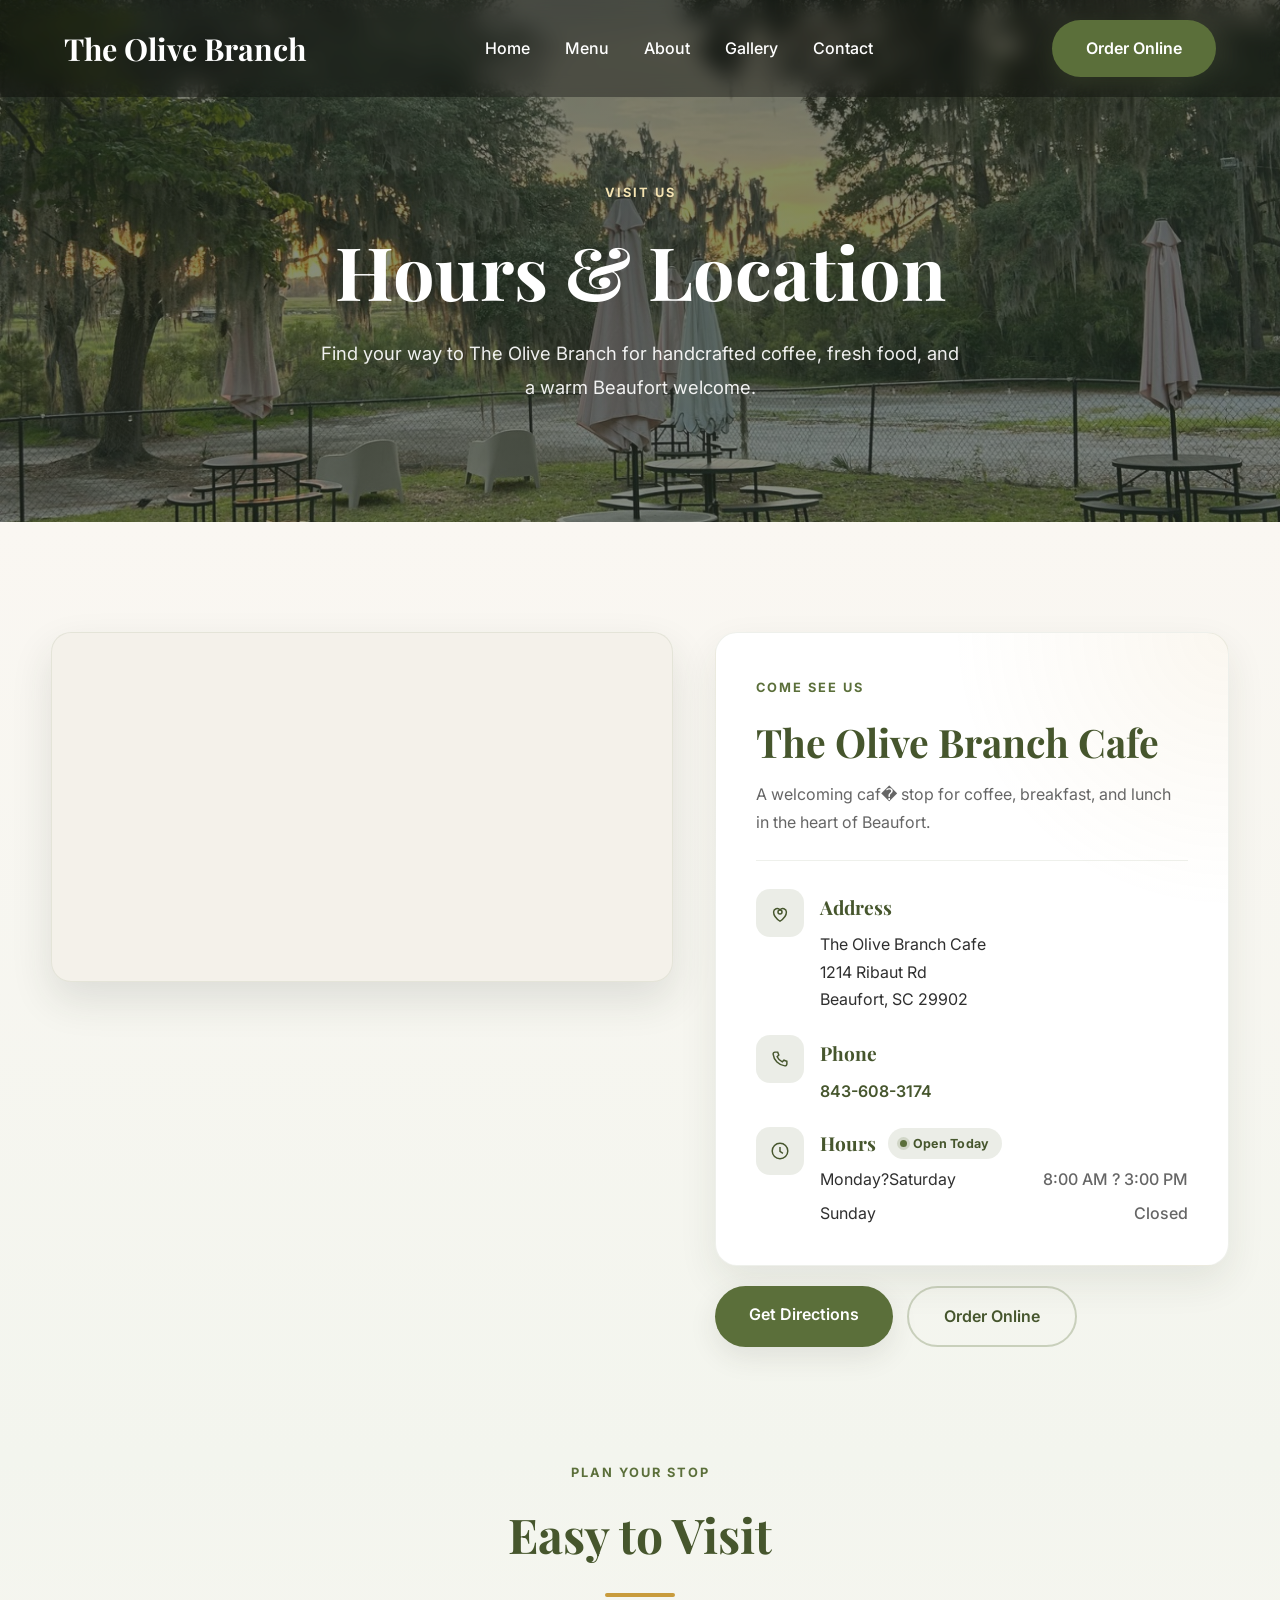
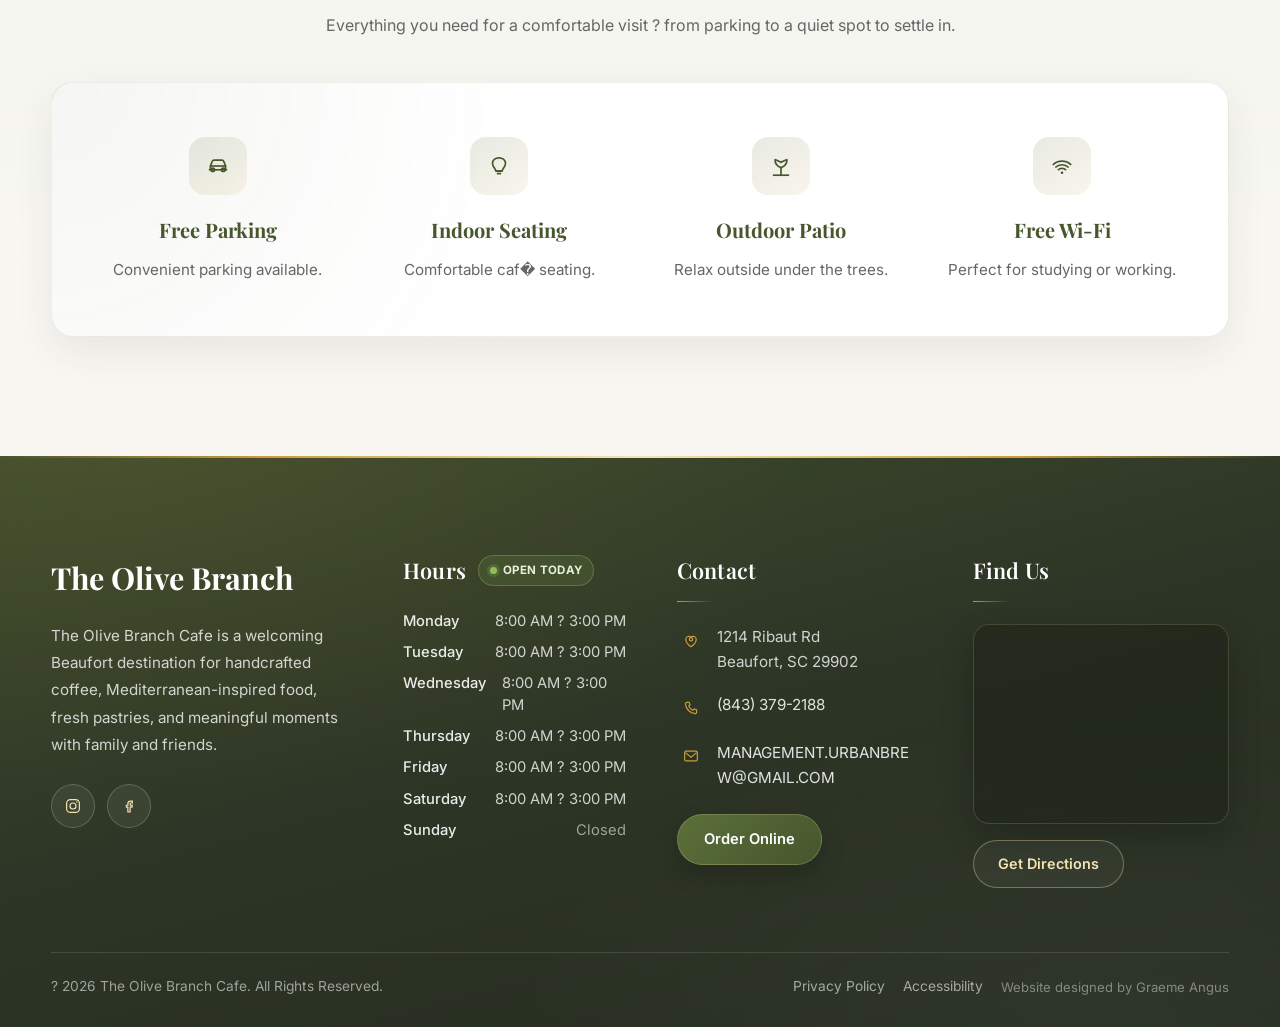
<file: location.html>
<!DOCTYPE html>
<html lang="en">

<head>

    <meta charset="UTF-8">
    <meta name="viewport" content="width=device-width, initial-scale=1.0">
    <meta name="theme-color" content="#5B6F3A">
    <meta name="robots" content="index, follow, max-image-preview:large">
    <meta name="author" content="The Olive Branch Cafe">

    <title>Hours &amp; Location | The Olive Branch Cafe</title>
    <meta name="description" content="Find hours, parking, and directions to The Olive Branch Cafe at 1214 Ribaut Rd, Beaufort, SC for coffee, breakfast, lunch, and fresh pastries.">

    <link rel="canonical" href="https://www.theolivebranchbeaufort.com/location.html">

    <meta property="og:type" content="website">
    <meta property="og:site_name" content="The Olive Branch Cafe">
    <meta property="og:locale" content="en_US">
    <meta property="og:title" content="Hours &amp; Location | The Olive Branch Cafe">
    <meta property="og:description" content="Find hours, parking, and directions to The Olive Branch Cafe at 1214 Ribaut Rd, Beaufort, SC for coffee, breakfast, lunch, and fresh pastries.">
    <meta property="og:url" content="https://www.theolivebranchbeaufort.com/location.html">
    <meta property="og:image" content="https://www.theolivebranchbeaufort.com/images/hero/hero.jpg">
    <meta property="og:image:alt" content="The Olive Branch Cafe exterior and outdoor seating in Beaufort, South Carolina">

    <meta name="twitter:card" content="summary_large_image">
    <meta name="twitter:title" content="Hours &amp; Location | The Olive Branch Cafe">
    <meta name="twitter:description" content="Find hours, parking, and directions to The Olive Branch Cafe at 1214 Ribaut Rd, Beaufort, SC for coffee, breakfast, lunch, and fresh pastries.">
    <meta name="twitter:image" content="https://www.theolivebranchbeaufort.com/images/hero/hero.jpg">

    <!-- Favicons: add favicon.ico, favicon-16x16.png, favicon-32x32.png, apple-touch-icon.png to site root -->
    <link rel="icon" href="favicon.svg" type="image/svg+xml">
    <!-- When available, add to site root and uncomment:
         <link rel="icon" href="favicon.ico" sizes="any">
         <link rel="icon" type="image/png" sizes="32x32" href="favicon-32x32.png">
         <link rel="icon" type="image/png" sizes="16x16" href="favicon-16x16.png">
         <link rel="apple-touch-icon" href="apple-touch-icon.png">
    -->
    <link rel="apple-touch-icon" href="images/hero/logo/logo.webp">
    <link rel="manifest" href="site.webmanifest">

    <link rel="preconnect" href="https://fonts.googleapis.com">
    <link rel="preconnect" href="https://fonts.gstatic.com" crossorigin>
    <link href="https://fonts.googleapis.com/css2?family=Inter:wght@300;400;500;600;700&family=Playfair+Display:wght@600;700&display=swap" rel="stylesheet">
    <link rel="stylesheet" href="css/style.css">

    <script type="application/ld+json">
    {
      "@context": "https://schema.org",
      "@type": ["CafeOrCoffeeShop", "Restaurant"],
      "name": "The Olive Branch Cafe",
      "url": "https://www.theolivebranchbeaufort.com/",
      "image": "https://www.theolivebranchbeaufort.com/images/hero/hero.jpg",
      "telephone": "+18433792188",
      "menu": "https://www.theolivebranchbeaufort.com/menu.html",
      "servesCuisine": ["Coffee Shop", "Cafe", "Mediterranean"],
      "address": {
        "@type": "PostalAddress",
        "streetAddress": "1214 Ribaut Rd",
        "addressLocality": "Beaufort",
        "addressRegion": "SC",
        "postalCode": "29902",
        "addressCountry": "US"
      },
      "geo": {
        "@type": "GeoCoordinates",
        "latitude": "32.4312",
        "longitude": "-80.6698"
      },
      "openingHoursSpecification": [
        {
          "@type": "OpeningHoursSpecification",
          "dayOfWeek": ["Monday", "Tuesday", "Wednesday", "Thursday", "Friday", "Saturday"],
          "opens": "08:00",
          "closes": "15:00"
        }
      ],
      "sameAs": [
        "https://www.instagram.com/theolivebranch.beaufort/",
        "https://www.facebook.com/people/The-Olive-Branch-Cafe/61581589833153/",
        "https://www.yelp.com/biz/the-olive-branch-beaufort"
      ]
    }
    </script>

</head>

<body class="location-page">

<a class="skip-link" href="#main">Skip to content</a>

<header>

    <nav class="navbar" aria-label="Primary">

        <a href="index.html" class="logo">

            The Olive Branch

        </a>

        <ul class="nav-links">

            <li><a href="index.html">Home</a></li>

            <li><a href="menu.html">Menu</a></li>

            <li><a href="about.html">About</a></li>

            <li><a href="gallery.html">Gallery</a></li>

            <li><a href="contact.html">Contact</a></li>

        </ul>

        <a class="order-button"
           href="https://www.doordash.com/store/the-olive-branch-cafe-beaufort-40457383/100261758/"
           target="_blank"
           rel="noopener noreferrer">

            Order Online

        </a>

    </nav>

</header>

<main id="main">

<!-- ==========================
     Visit Hero
========================== -->

<section class="location-hero hero-parallax">

    <div class="container location-hero-content">

        <span class="section-label">VISIT US</span>

        <h1>Hours &amp; Location</h1>

        <p>
            Find your way to The Olive Branch for handcrafted coffee,
            fresh food, and a warm Beaufort welcome.
        </p>

    </div>

</section>

<!-- ==========================
     Map + Visit Info
========================== -->

<section class="visit-premium" aria-label="Map and visit details">

    <div class="container visit-premium-grid">

        <div class="visit-map-wrap fade-in fade-left">

            <div class="visit-map">

                <iframe
                    src="https://www.google.com/maps?q=The+Olive+Branch+Cafe+1214+Ribaut+Rd+Beaufort+SC+29902&output=embed"
                    loading="lazy"
                    allowfullscreen
                    referrerpolicy="no-referrer-when-downgrade"
                    title="Map of The Olive Branch Cafe at 1214 Ribaut Rd, Beaufort, SC">
                </iframe>

            </div>

        </div>

        <div class="visit-info-panel fade-in fade-right">

            <article class="visit-info-card">

                <div class="visit-info-card-top">

                    <span class="section-label">COME SEE US</span>

                    <h2>The Olive Branch Cafe</h2>

                    <p class="visit-info-intro">
                        A welcoming caf� stop for coffee, breakfast, and lunch
                        in the heart of Beaufort.
                    </p>

                </div>

                <div class="visit-info-block">

                    <div class="visit-info-icon" aria-hidden="true">

                        <svg viewBox="0 0 24 24" fill="none" stroke="currentColor" stroke-width="1.6">
                            <path d="M12 21s-7-4.5-7-10a4 4 0 0 1 7-2.5A4 4 0 0 1 19 11c0 5.5-7 10-7 10Z"/>
                            <circle cx="12" cy="11" r="2.2"/>
                        </svg>

                    </div>

                    <div>

                        <h3>Address</h3>

                        <p>
                            The Olive Branch Cafe<br>
                            1214 Ribaut Rd<br>
                            Beaufort, SC 29902
                        </p>

                    </div>

                </div>

                <div class="visit-info-block">

                    <div class="visit-info-icon" aria-hidden="true">

                        <svg viewBox="0 0 24 24" fill="none" stroke="currentColor" stroke-width="1.6">
                            <path d="M6.5 4.5h3l1.2 3.2-1.8 1.8a11 11 0 0 0 5.6 5.6l1.8-1.8 3.2 1.2v3a2 2 0 0 1-2.2 2A14.5 14.5 0 0 1 4.5 6.7a2 2 0 0 1 2-2.2Z"/>
                        </svg>

                    </div>

                    <div>

                        <h3>Phone</h3>

                        <p>
                            <a href="tel:+18436083174">843-608-3174</a>
                        </p>

                    </div>

                </div>

                <div class="visit-info-block visit-hours-block">

                    <div class="visit-info-icon" aria-hidden="true">

                        <svg viewBox="0 0 24 24" fill="none" stroke="currentColor" stroke-width="1.6">
                            <circle cx="12" cy="12" r="8.5"/>
                            <path d="M12 7.5v5l3.2 2"/>
                        </svg>

                    </div>

                    <div>

                        <div class="visit-hours-heading">

                            <h3>Hours</h3>

                            <span class="visit-open-badge" id="visit-open-badge" hidden>
                                Open Today
                            </span>

                        </div>

                        <ul class="visit-hours-list">
                            <li>
                                <span>Monday?Saturday</span>
                                <span>8:00 AM ? 3:00 PM</span>
                            </li>
                            <li>
                                <span>Sunday</span>
                                <span>Closed</span>
                            </li>
                        </ul>

                    </div>

                </div>

            </article>

            <div class="visit-action-buttons">

                <a class="btn"
                   href="https://www.google.com/maps/search/?api=1&query=The+Olive+Branch+Cafe+1214+Ribaut+Rd+Beaufort+SC+29902"
                   target="_blank"
                   rel="noopener noreferrer">

                    Get Directions

                </a>

                <a class="btn visit-btn-secondary"
                   href="https://www.doordash.com/store/the-olive-branch-cafe-beaufort-40457383/100261758/"
                   target="_blank"
                   rel="noopener noreferrer">

                    Order Online

                </a>

            </div>

        </div>

    </div>

</section>

<!-- ==========================
     Easy to Visit
========================== -->

<section class="visit-amenities fade-in fade-up">

    <div class="container">

        <div class="section-heading">

            <span class="section-label">PLAN YOUR STOP</span>

            <h2>Easy to Visit</h2>

            <p>
                Everything you need for a comfortable visit ?
                from parking to a quiet spot to settle in.
            </p>

        </div>

        <div class="visit-amenities-card">

            <article class="visit-amenity">

                <div class="visit-amenity-icon" aria-hidden="true">

                    <svg viewBox="0 0 24 24" fill="none" stroke="currentColor" stroke-width="1.55">
                        <path d="M3.5 15.5h17"/>
                        <path d="M5 15.5V12l1.6-4.2A2 2 0 0 1 8.5 6.5h7a2 2 0 0 1 1.9 1.3L19 12v3.5"/>
                        <circle cx="7.2" cy="15.5" r="1.6"/>
                        <circle cx="16.8" cy="15.5" r="1.6"/>
                        <path d="M5 12h14"/>
                    </svg>

                </div>

                <h3>Free Parking</h3>

                <p>Convenient parking available.</p>

            </article>

            <article class="visit-amenity">

                <div class="visit-amenity-icon" aria-hidden="true">

                    <svg viewBox="0 0 24 24" fill="none" stroke="currentColor" stroke-width="1.55">
                        <path d="M6 9.5c0-2.8 2.5-5 6-5s6 2.2 6 5c0 3.2-2.4 4.3-3.2 7.2H9.2C8.4 13.8 6 12.7 6 9.5Z"/>
                        <path d="M9.2 16.7h5.6"/>
                        <path d="M10 19h4"/>
                    </svg>

                </div>

                <h3>Indoor Seating</h3>

                <p>Comfortable caf� seating.</p>

            </article>

            <article class="visit-amenity">

                <div class="visit-amenity-icon" aria-hidden="true">

                    <svg viewBox="0 0 24 24" fill="none" stroke="currentColor" stroke-width="1.55">
                        <path d="M12 20.5v-7"/>
                        <path d="M12 13.5c-3.2-1.2-5.5-4-5.5-7.3 0-.2 2.5.5 5.5 2.4 3-1.9 5.5-2.6 5.5-2.4 0 3.3-2.3 6.1-5.5 7.3Z"/>
                        <path d="M4.5 20.5h15"/>
                    </svg>

                </div>

                <h3>Outdoor Patio</h3>

                <p>Relax outside under the trees.</p>

            </article>

            <article class="visit-amenity">

                <div class="visit-amenity-icon" aria-hidden="true">

                    <svg viewBox="0 0 24 24" fill="none" stroke="currentColor" stroke-width="1.55">
                        <path d="M8.2 15.8a5.4 5.4 0 0 1 7.6 0"/>
                        <path d="M5.8 13.4a8.8 8.8 0 0 1 12.4 0"/>
                        <path d="M3.5 11a12.2 12.2 0 0 1 17 0"/>
                        <circle cx="12" cy="18.2" r="1.2" fill="currentColor" stroke="none"/>
                    </svg>

                </div>

                <h3>Free Wi-Fi</h3>

                <p>Perfect for studying or working.</p>

            </article>

        </div>

    </div>

</section>

</main>

<!-- ==========================
     Footer
========================== -->

<footer class="footer fade-in">

    <div class="container footer-inner">

        <div class="footer-grid">

            <div class="footer-col footer-brand">

                <a href="index.html" class="footer-logo">The Olive Branch</a>

                <p class="footer-brand-text">
                    The Olive Branch Cafe is a welcoming Beaufort destination for handcrafted coffee, Mediterranean-inspired food, fresh pastries, and meaningful moments with family and friends.
                </p>

                <div class="footer-social">

                    <a class="footer-social-link"
                       href="https://www.instagram.com/theolivebranch.beaufort/"
                       target="_blank"
                       rel="noopener noreferrer"
                       aria-label="Follow The Olive Branch on Instagram">
                        <svg viewBox="0 0 24 24" fill="none" stroke="currentColor" stroke-width="1.6" aria-hidden="true">
                            <rect x="3.5" y="3.5" width="17" height="17" rx="5"/>
                            <circle cx="12" cy="12" r="4"/>
                            <circle cx="17.2" cy="6.8" r="1" fill="currentColor" stroke="none"/>
                        </svg>
                    </a>

                    <a class="footer-social-link"
                       href="https://www.facebook.com/people/The-Olive-Branch-Cafe/61581589833153/"
                       target="_blank"
                       rel="noopener noreferrer"
                       aria-label="Follow The Olive Branch on Facebook">
                        <svg viewBox="0 0 24 24" fill="none" stroke="currentColor" stroke-width="1.6" aria-hidden="true">
                            <path d="M14 8h2.5V5.5H14c-2 0-3.5 1.4-3.5 3.5V11H8.5v2.5H10.5V20H13.5v-6.5H16L16.5 11H13.5V9c0-.6.4-1 1-1Z"/>
                        </svg>
                    </a>

                </div>

            </div>

            <div class="footer-col footer-hours">

                <div class="footer-hours-heading">
                    <h3 class="footer-heading">Hours</h3>
                    <span class="footer-open-badge" id="footer-open-badge" hidden>Open Today</span>
                </div>

                <ul class="footer-hours-list">
                    <li><span>Monday</span><span>8:00 AM ? 3:00 PM</span></li>
                    <li><span>Tuesday</span><span>8:00 AM ? 3:00 PM</span></li>
                    <li><span>Wednesday</span><span>8:00 AM ? 3:00 PM</span></li>
                    <li><span>Thursday</span><span>8:00 AM ? 3:00 PM</span></li>
                    <li><span>Friday</span><span>8:00 AM ? 3:00 PM</span></li>
                    <li><span>Saturday</span><span>8:00 AM ? 3:00 PM</span></li>
                    <li class="is-closed"><span>Sunday</span><span>Closed</span></li>
                </ul>

            </div>

            <div class="footer-col footer-contact">

                <h3 class="footer-heading">Contact</h3>

                <ul class="footer-contact-list">

                    <li>
                        <span class="footer-contact-icon" aria-hidden="true">
                            <svg viewBox="0 0 24 24" fill="none" stroke="currentColor" stroke-width="1.6">
                                <path d="M12 21s-7-4.5-7-10a4 4 0 0 1 7-2.5A4 4 0 0 1 19 11c0 5.5-7 10-7 10Z"/>
                                <circle cx="12" cy="11" r="2.2"/>
                            </svg>
                        </span>
                        <span>
                            1214 Ribaut Rd<br>
                            Beaufort, SC 29902
                        </span>
                    </li>

                    <li>
                        <span class="footer-contact-icon" aria-hidden="true">
                            <svg viewBox="0 0 24 24" fill="none" stroke="currentColor" stroke-width="1.6">
                                <path d="M6.5 4.5h3l1.2 3.2-1.8 1.8a11 11 0 0 0 5.6 5.6l1.8-1.8 3.2 1.2v3a2 2 0 0 1-2.2 2A14.5 14.5 0 0 1 4.5 6.7a2 2 0 0 1 2-2.2Z"/>
                            </svg>
                        </span>
                        <a href="tel:+18433792188">(843) 379-2188</a>
                    </li>

                    <li>
                        <span class="footer-contact-icon" aria-hidden="true">
                            <svg viewBox="0 0 24 24" fill="none" stroke="currentColor" stroke-width="1.6">
                                <rect x="3.5" y="5.5" width="17" height="13" rx="2"/>
                                <path d="m4.5 7.5 7.5 6 7.5-6"/>
                            </svg>
                        </span>
                        <a href="mailto:MANAGEMENT.URBANBREW@GMAIL.COM">MANAGEMENT.URBANBREW@GMAIL.COM</a>
                    </li>

                </ul>

                <a class="footer-order-btn"
                   href="https://www.doordash.com/store/the-olive-branch-cafe-beaufort-40457383/100261758/"
                   target="_blank"
                   rel="noopener noreferrer">
                    Order Online
                </a>

            </div>

            <div class="footer-col footer-find">

                <h3 class="footer-heading">Find Us</h3>

                <div class="footer-map">
                    <iframe
                        src="https://www.google.com/maps?q=The+Olive+Branch+Cafe+1214+Ribaut+Rd+Beaufort+SC+29902&output=embed"
                        loading="lazy"
                        allowfullscreen
                        referrerpolicy="no-referrer-when-downgrade"
                        title="Map of The Olive Branch Cafe">
                    </iframe>
                </div>

                <a class="footer-directions"
                   href="https://www.google.com/maps/search/?api=1&query=The+Olive+Branch+Cafe+1214+Ribaut+Rd+Beaufort+SC+29902"
                   target="_blank"
                   rel="noopener noreferrer">
                    Get Directions
                </a>

            </div>

        </div>

        <div class="footer-bottom">

            <p class="footer-bottom-copy">
                ? 2026 The Olive Branch Cafe. All Rights Reserved.
            </p>

            <nav class="footer-bottom-links" aria-label="Footer legal">
                <a href="privacy.html">Privacy Policy</a>
                <a href="accessibility.html">Accessibility</a>
                <a class="footer-credit" href="#">Website designed by Graeme Angus</a>
            </nav>

        </div>

    </div>

</footer>

<script src="js/script.js"></script>

</body>
</html>
</file>
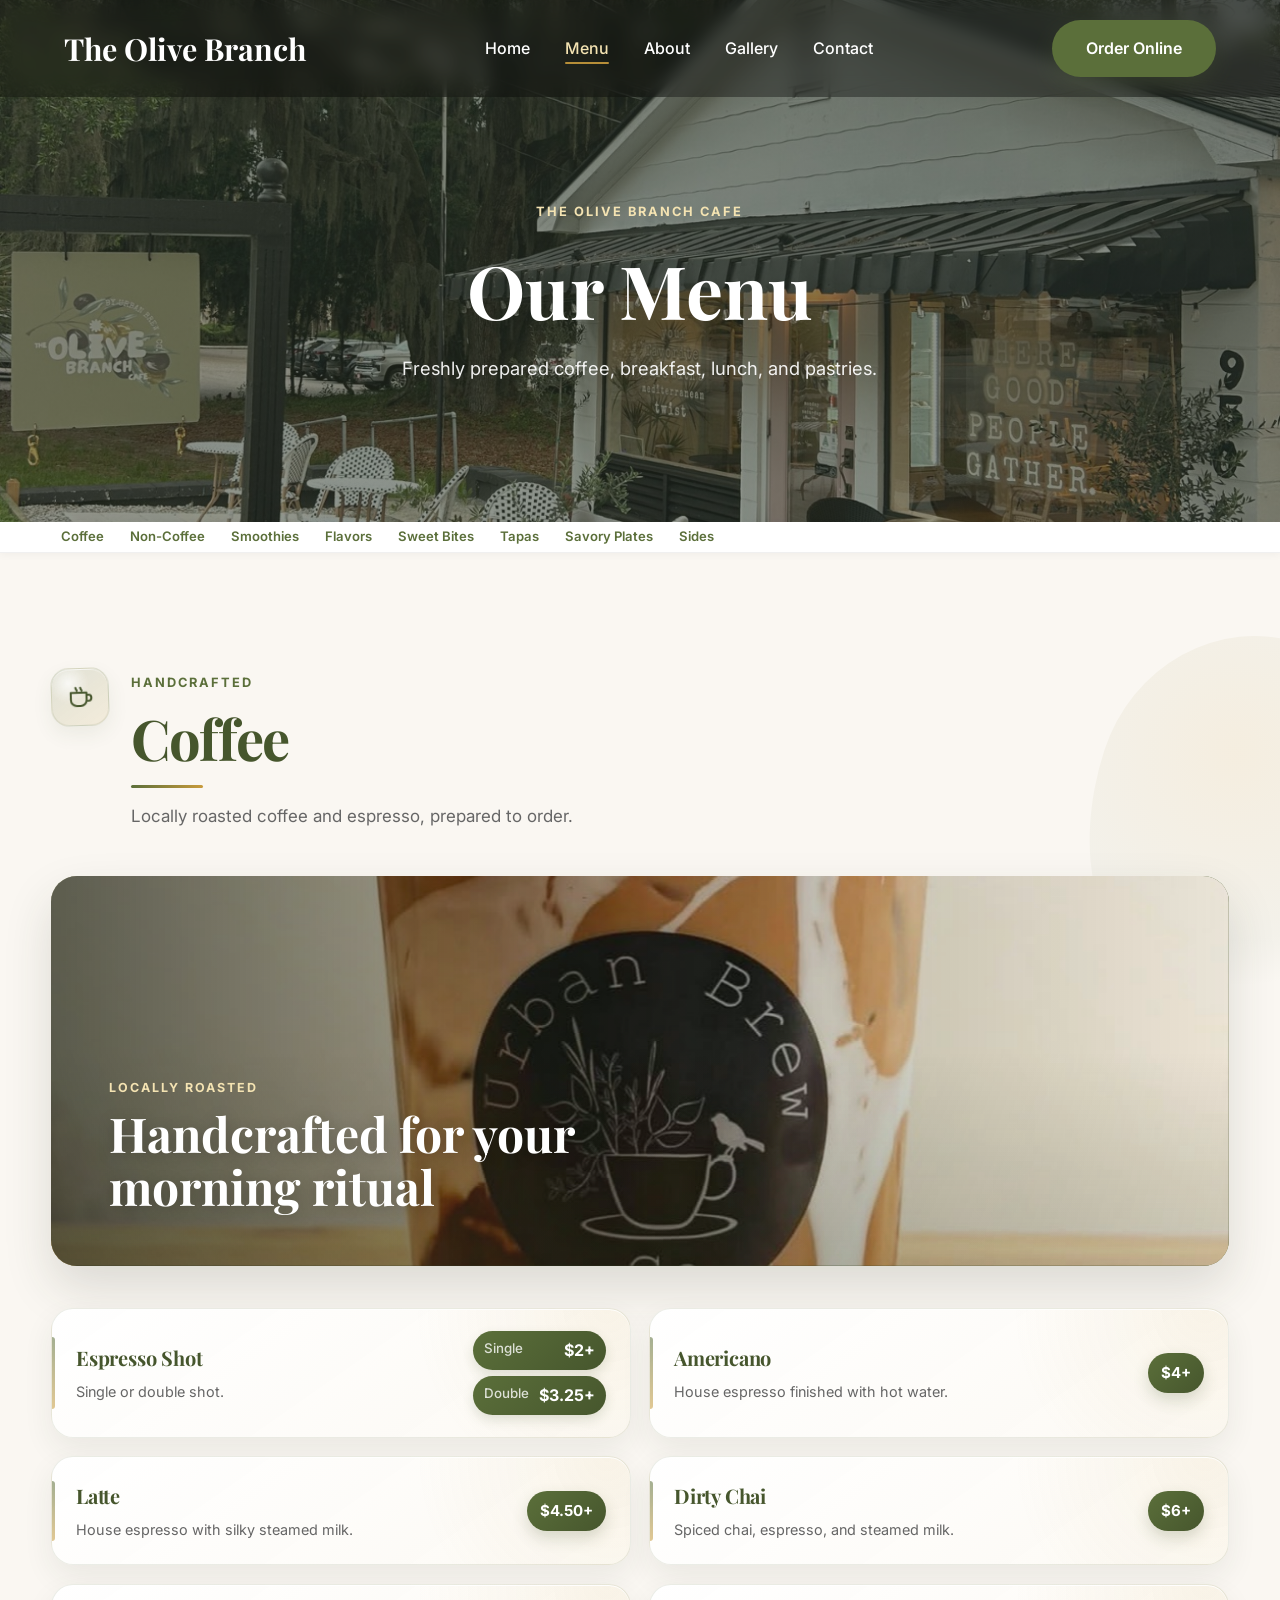
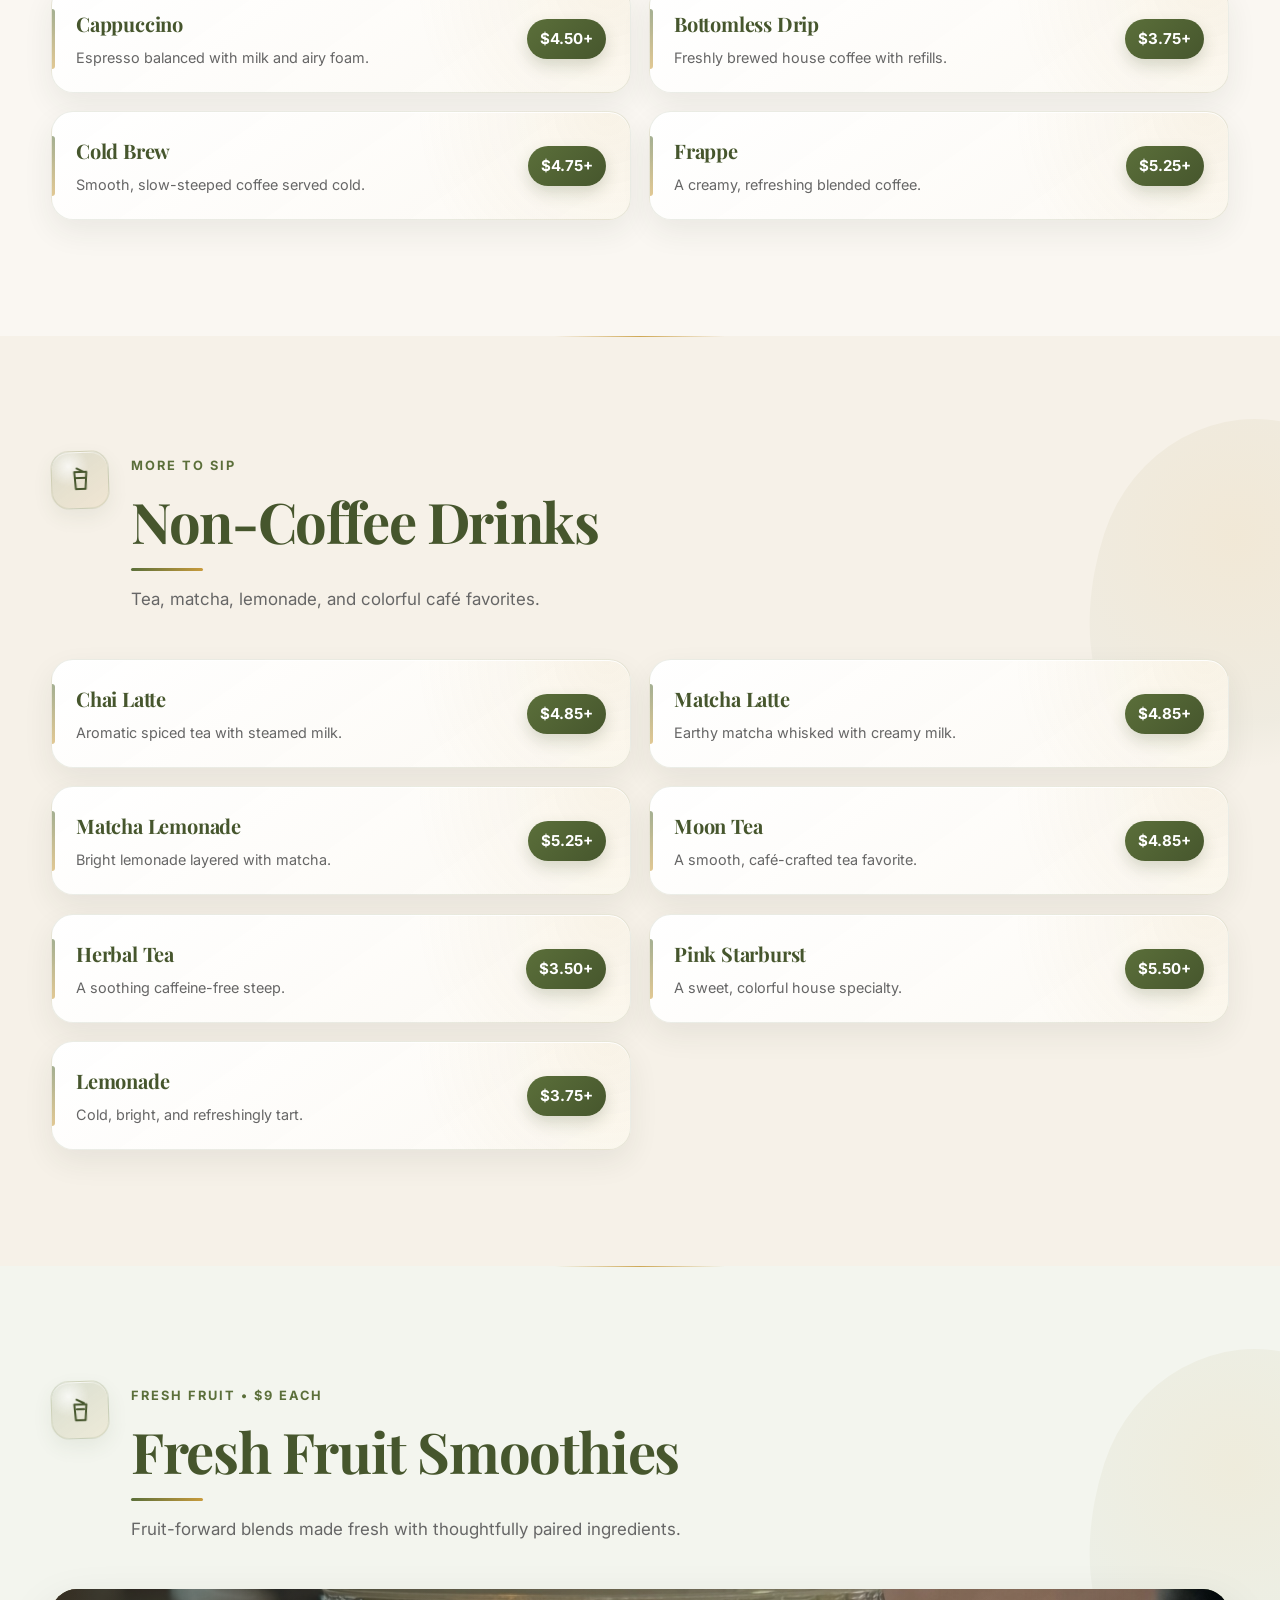
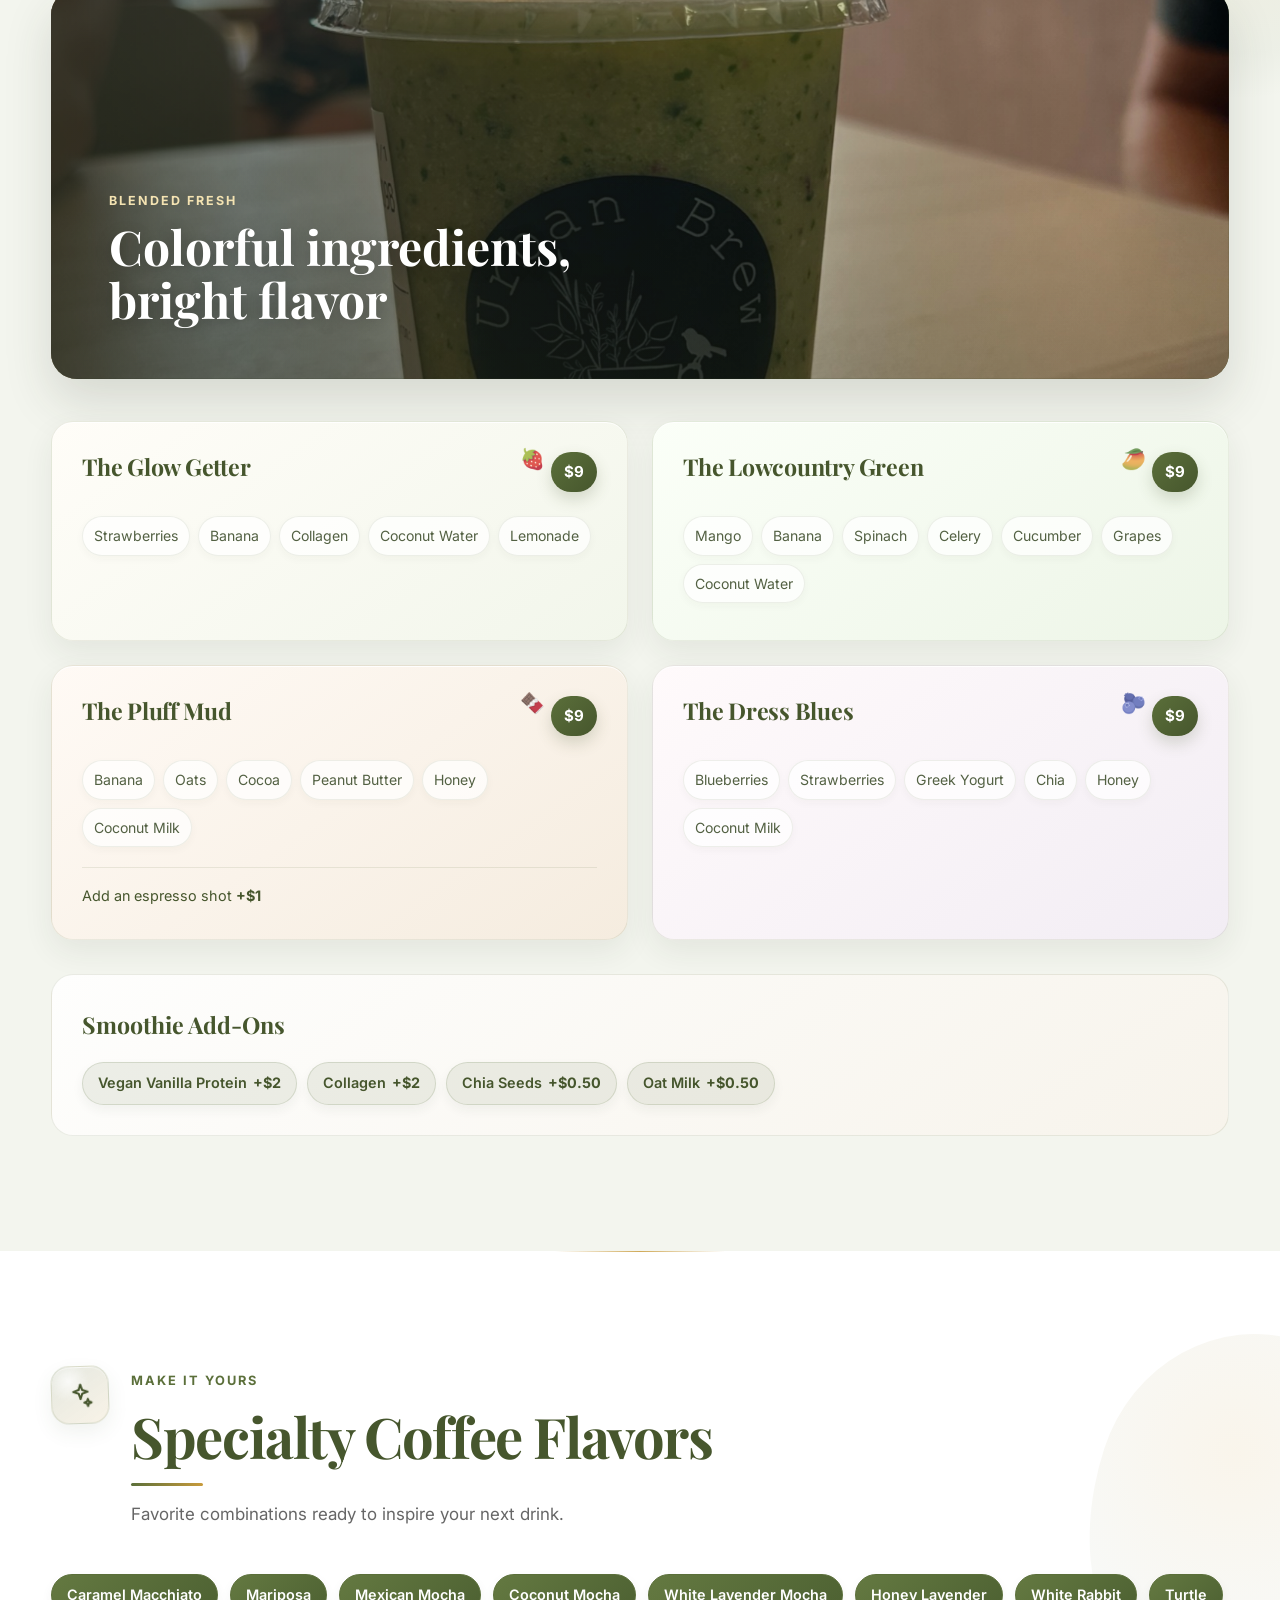
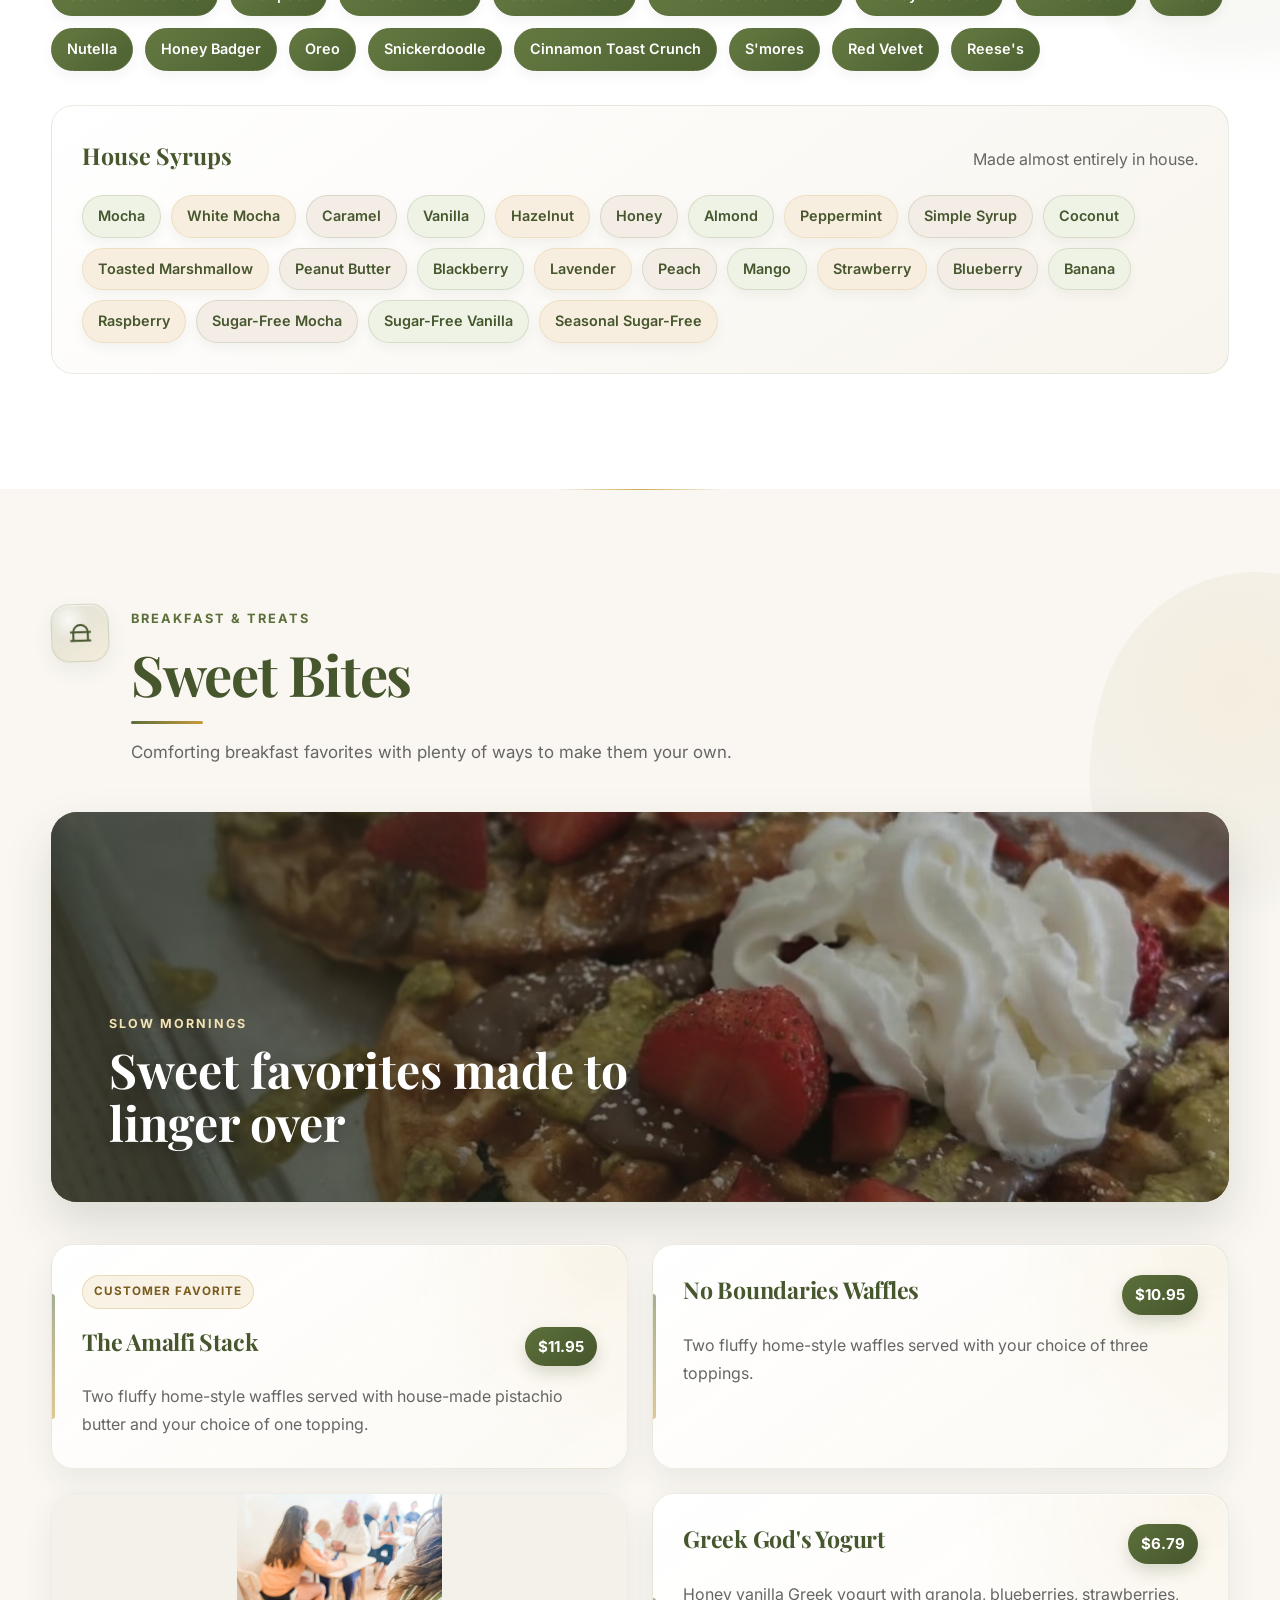
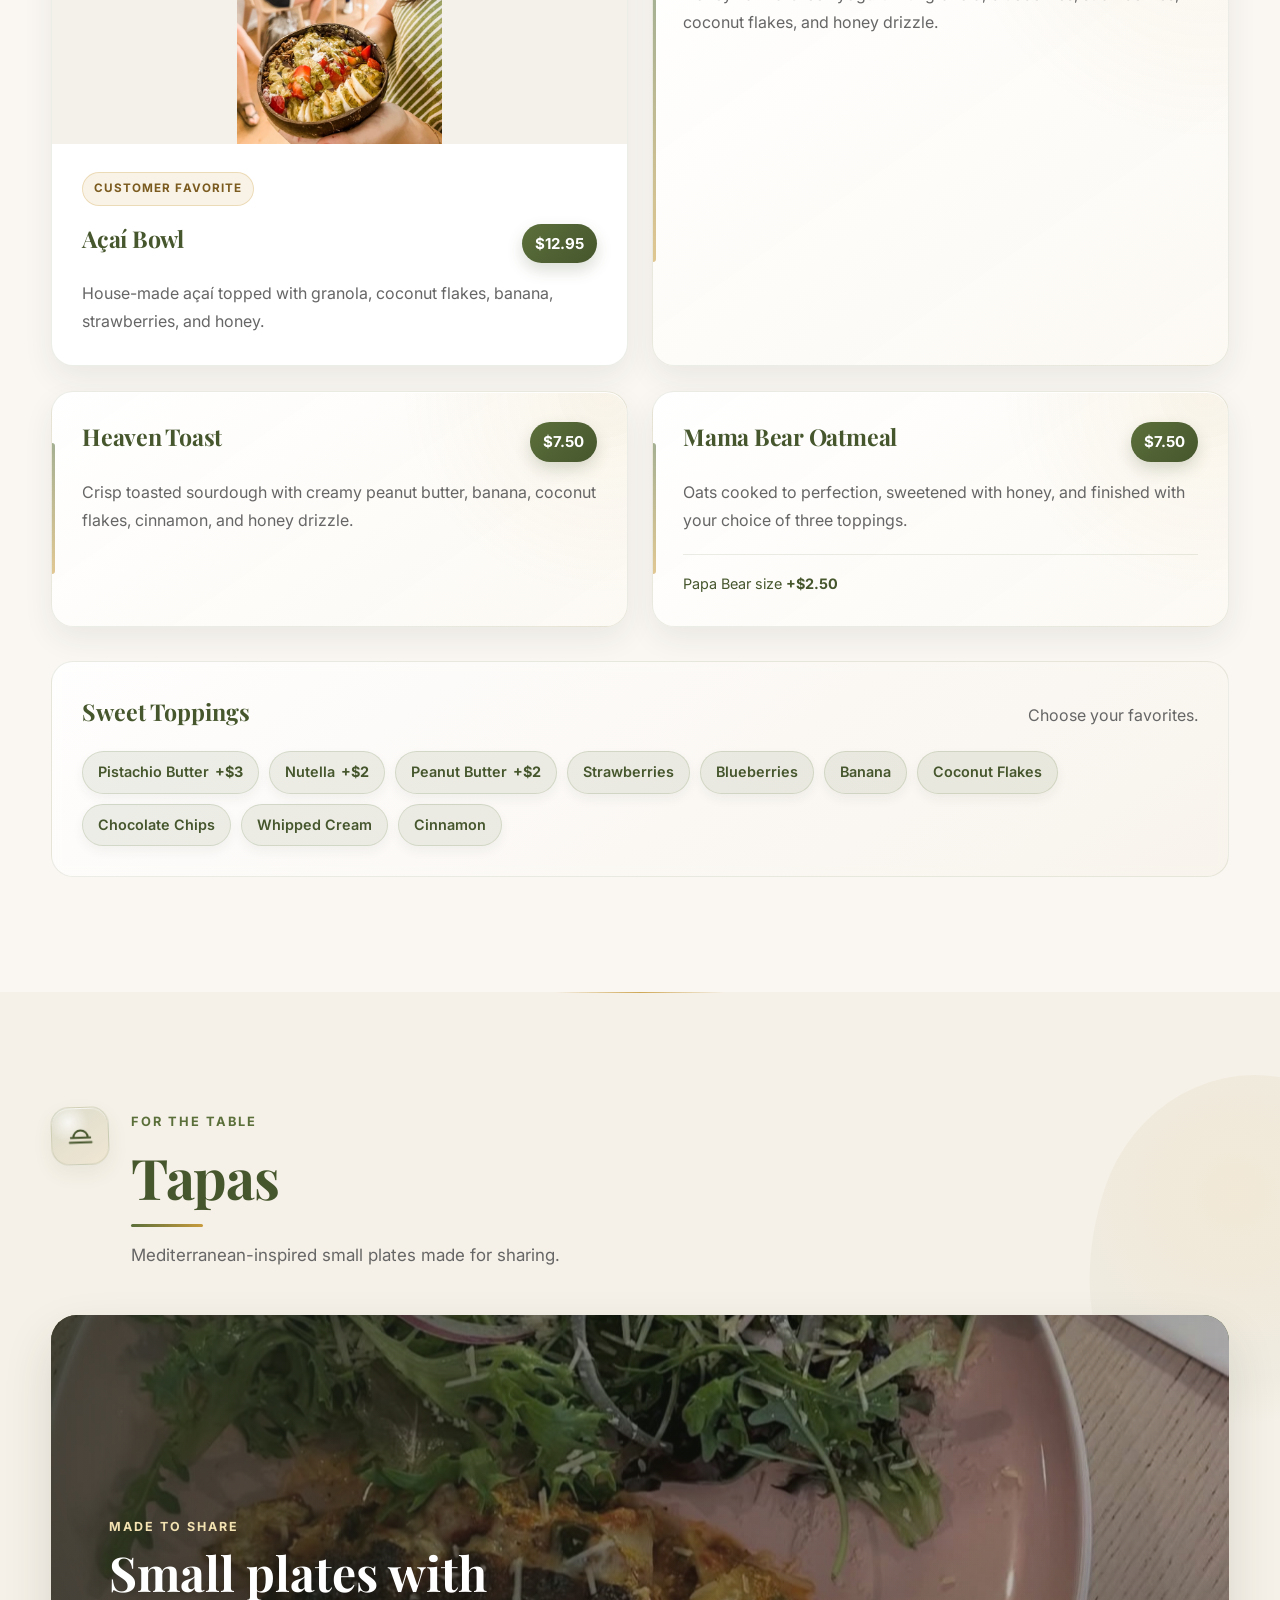
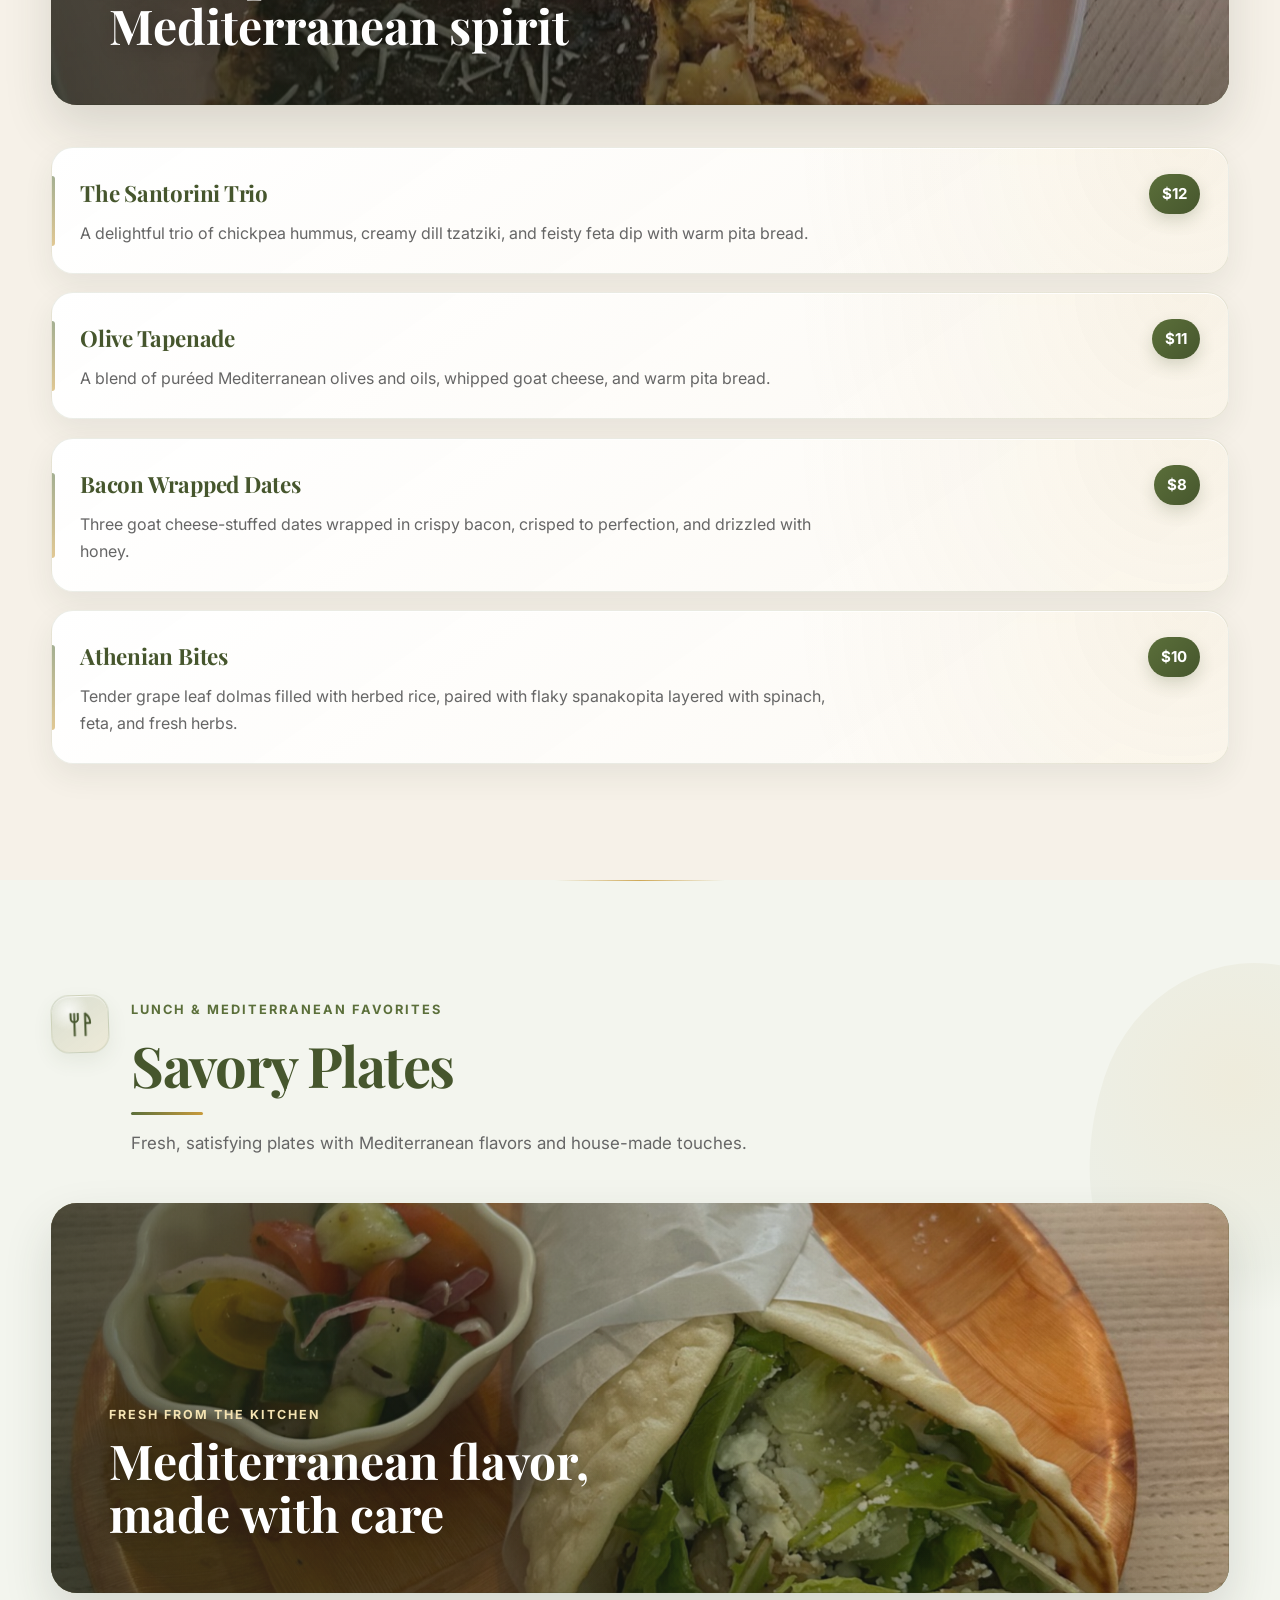
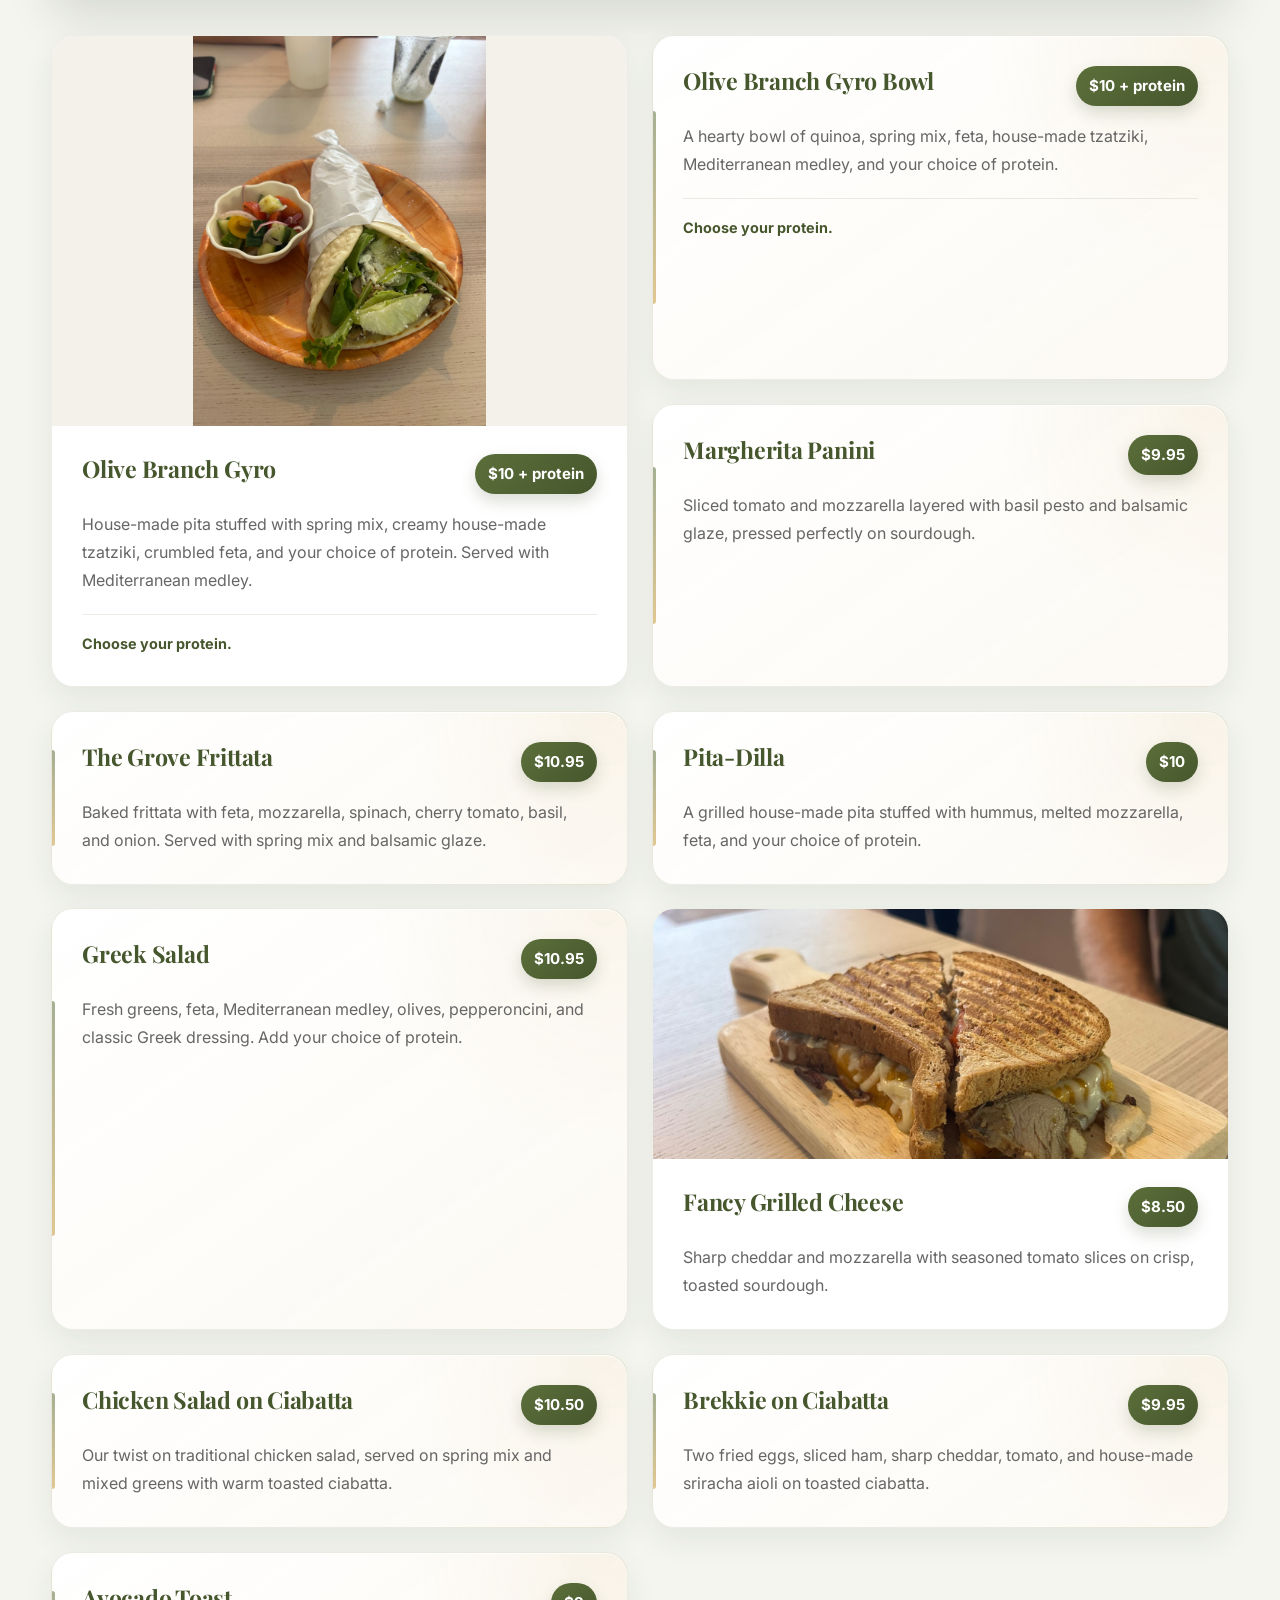
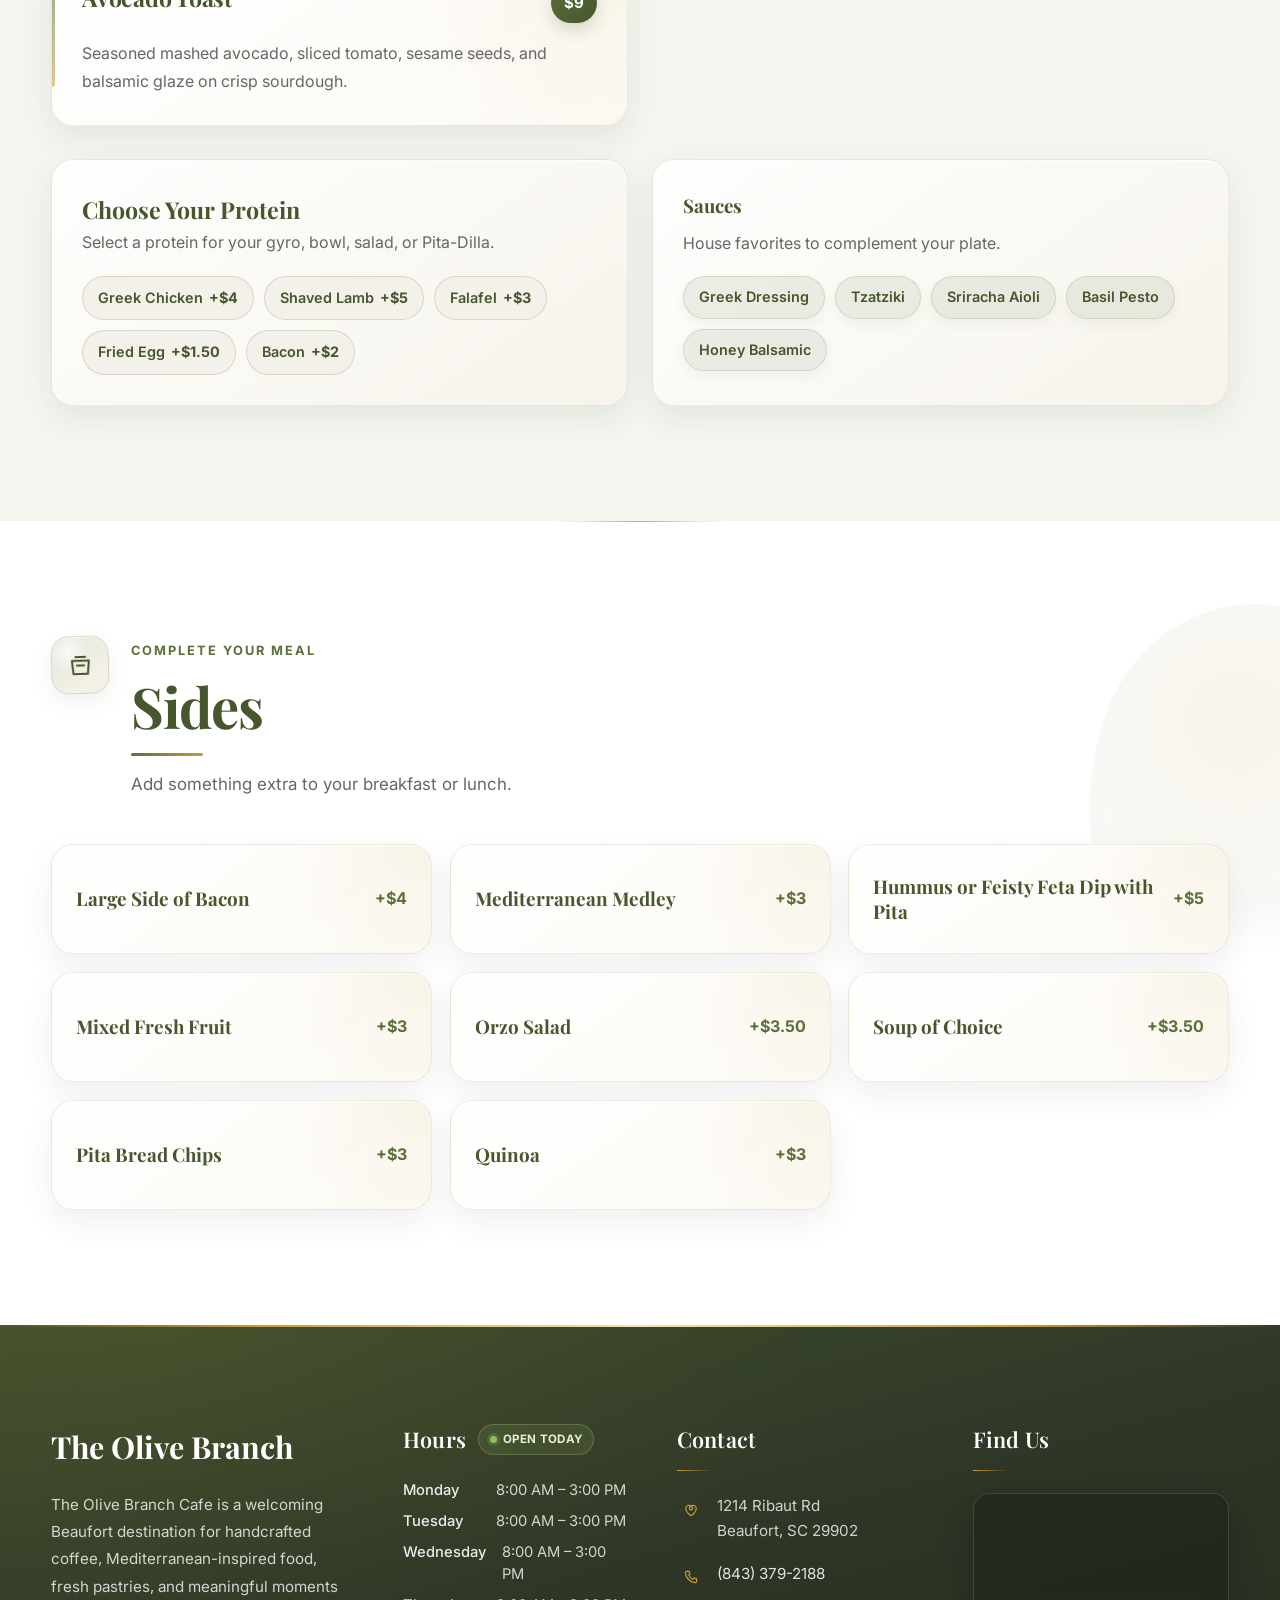
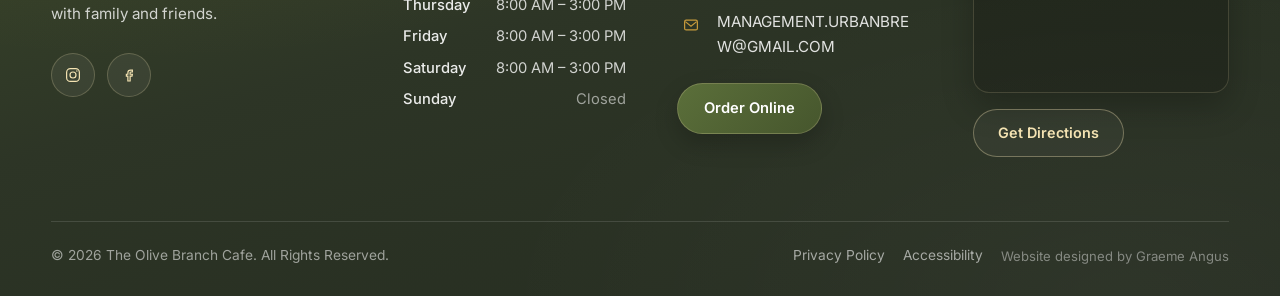
<file: menu.html>
<!DOCTYPE html>
<html lang="en">

<head>

    <meta charset="UTF-8">
    <meta name="viewport" content="width=device-width, initial-scale=1.0">
    <meta name="theme-color" content="#5B6F3A">
    <meta name="robots" content="index, follow, max-image-preview:large">
    <meta name="author" content="The Olive Branch Cafe">

    <title>Menu | The Olive Branch Cafe | Coffee, Breakfast &amp; Lunch</title>
    <meta name="description" content="Explore specialty coffee, Mediterranean breakfast and lunch, fresh pastries, and smoothies on the menu at The Olive Branch Cafe in Beaufort, SC.">

    <link rel="canonical" href="https://www.theolivebranchbeaufort.com/menu.html">

    <meta property="og:type" content="website">
    <meta property="og:site_name" content="The Olive Branch Cafe">
    <meta property="og:locale" content="en_US">
    <meta property="og:title" content="Menu | The Olive Branch Cafe | Coffee, Breakfast &amp; Lunch">
    <meta property="og:description" content="Explore specialty coffee, Mediterranean breakfast and lunch, fresh pastries, and smoothies on the menu at The Olive Branch Cafe in Beaufort, SC.">
    <meta property="og:url" content="https://www.theolivebranchbeaufort.com/menu.html">
    <meta property="og:image" content="https://www.theolivebranchbeaufort.com/images/hero/hero.jpg">
    <meta property="og:image:alt" content="The Olive Branch Cafe exterior and outdoor seating in Beaufort, South Carolina">

    <meta name="twitter:card" content="summary_large_image">
    <meta name="twitter:title" content="Menu | The Olive Branch Cafe | Coffee, Breakfast &amp; Lunch">
    <meta name="twitter:description" content="Explore specialty coffee, Mediterranean breakfast and lunch, fresh pastries, and smoothies on the menu at The Olive Branch Cafe in Beaufort, SC.">
    <meta name="twitter:image" content="https://www.theolivebranchbeaufort.com/images/hero/hero.jpg">

    <!-- Favicons: add favicon.ico, favicon-16x16.png, favicon-32x32.png, apple-touch-icon.png to site root -->
    <link rel="icon" href="favicon.svg" type="image/svg+xml">
    <!-- When available, add to site root and uncomment:
         <link rel="icon" href="favicon.ico" sizes="any">
         <link rel="icon" type="image/png" sizes="32x32" href="favicon-32x32.png">
         <link rel="icon" type="image/png" sizes="16x16" href="favicon-16x16.png">
         <link rel="apple-touch-icon" href="apple-touch-icon.png">
    -->
    <link rel="apple-touch-icon" href="images/hero/logo/logo.webp">
    <link rel="manifest" href="site.webmanifest">

    <link rel="preconnect" href="https://fonts.googleapis.com">
    <link rel="preconnect" href="https://fonts.gstatic.com" crossorigin>
    <link href="https://fonts.googleapis.com/css2?family=Inter:wght@300;400;500;600;700&family=Playfair+Display:wght@600;700&display=swap" rel="stylesheet">
    <link rel="stylesheet" href="css/style.css">

    <script type="application/ld+json">
    {
      "@context": "https://schema.org",
      "@type": ["CafeOrCoffeeShop", "Restaurant"],
      "name": "The Olive Branch Cafe",
      "url": "https://www.theolivebranchbeaufort.com/",
      "image": "https://www.theolivebranchbeaufort.com/images/hero/hero.jpg",
      "telephone": "+18433792188",
      "menu": "https://www.theolivebranchbeaufort.com/menu.html",
      "servesCuisine": ["Coffee Shop", "Cafe", "Mediterranean"],
      "address": {
        "@type": "PostalAddress",
        "streetAddress": "1214 Ribaut Rd",
        "addressLocality": "Beaufort",
        "addressRegion": "SC",
        "postalCode": "29902",
        "addressCountry": "US"
      },
      "openingHoursSpecification": [
        {
          "@type": "OpeningHoursSpecification",
          "dayOfWeek": ["Monday", "Tuesday", "Wednesday", "Thursday", "Friday", "Saturday"],
          "opens": "08:00",
          "closes": "15:00"
        }
      ],
      "sameAs": [
        "https://www.instagram.com/theolivebranch.beaufort/",
        "https://www.facebook.com/people/The-Olive-Branch-Cafe/61581589833153/",
        "https://www.yelp.com/biz/the-olive-branch-beaufort"
      ]
    }
    </script>

</head>

<body class="menu-page">

<a class="skip-link" href="#main">Skip to content</a>

<header>

    <nav class="navbar" aria-label="Primary">

        <a href="index.html" class="logo">
            The Olive Branch
        </a>

        <ul class="nav-links">

            <li><a href="index.html">Home</a></li>

            <li><a href="menu.html">Menu</a></li>

            <li><a href="about.html">About</a></li>

            <li><a href="gallery.html">Gallery</a></li>

            <li><a href="contact.html">Contact</a></li>

        </ul>

        <a class="order-button"
           href="https://www.doordash.com/store/the-olive-branch-cafe-beaufort-40457383/100261758/"
           target="_blank" rel="noopener noreferrer">

            Order Online

        </a>

    </nav>

</header>

<main id="main">

<section class="menu-header hero-parallax">

    <div class="container">

        <span class="section-label">THE OLIVE BRANCH CAFE</span>

        <h1>Our Menu</h1>

        <p>
            Freshly prepared coffee, breakfast, lunch, and pastries.
        </p>

    </div>

</section>
<!-- ==========================
     Menu Navigation
========================== -->
<nav class="menu-nav" aria-label="Menu sections">
    <div class="container">
        <a href="#coffee">Coffee</a>
        <a href="#non-coffee">Non-Coffee</a>
        <a href="#smoothies">Smoothies</a>
        <a href="#flavors">Flavors</a>
        <a href="#sweet-bites">Sweet Bites</a>
        <a href="#tapas">Tapas</a>
        <a href="#savory">Savory Plates</a>
        <a href="#sides">Sides</a>
    </div>
</nav>

<!-- ==========================
     Coffee
========================== -->
<section class="menu-modern-section fade-in fade-up" id="coffee">
    <div class="container">
        <header class="menu-modern-heading">
            <span class="menu-section-icon" aria-hidden="true">
                <svg viewBox="0 0 24 24"><path d="M4 8h13v6a5 5 0 0 1-5 5H9a5 5 0 0 1-5-5V8Zm13 2h1.5a2.5 2.5 0 0 1 0 5H17M8 4c0 1 1 1.5 1 2.5M12 4c0 1 1 1.5 1 2.5"/></svg>
            </span>
            <div>
                <span class="section-label">HANDCRAFTED</span>
                <h2>Coffee</h2>
                <p>Locally roasted coffee and espresso, prepared to order.</p>
            </div>
        </header>

        <figure class="menu-lifestyle-banner menu-lifestyle-banner-coffee">
            <img src="images/hero/coffee/iced-coffee.jpg"
                 alt="Handcrafted iced coffee at The Olive Branch"
                 loading="lazy">
            <figcaption>
                <span>Locally Roasted</span>
                <strong>Handcrafted for your morning ritual</strong>
            </figcaption>
        </figure>

        <div class="menu-compact-grid">
            <article class="menu-compact-card">
                <div>
                    <h3>Espresso Shot</h3>
                    <p>Single or double shot.</p>
                </div>
                <div class="menu-price-stack">
                    <span><small>Single</small> $2+</span>
                    <span><small>Double</small> $3.25+</span>
                </div>
            </article>
            <article class="menu-compact-card"><div><h3>Americano</h3><p>House espresso finished with hot water.</p></div><span class="menu-card-price">$4+</span></article>
            <article class="menu-compact-card"><div><h3>Latte</h3><p>House espresso with silky steamed milk.</p></div><span class="menu-card-price">$4.50+</span></article>
            <article class="menu-compact-card"><div><h3>Dirty Chai</h3><p>Spiced chai, espresso, and steamed milk.</p></div><span class="menu-card-price">$6+</span></article>
            <article class="menu-compact-card"><div><h3>Cappuccino</h3><p>Espresso balanced with milk and airy foam.</p></div><span class="menu-card-price">$4.50+</span></article>
            <article class="menu-compact-card"><div><h3>Bottomless Drip</h3><p>Freshly brewed house coffee with refills.</p></div><span class="menu-card-price">$3.75+</span></article>
            <article class="menu-compact-card"><div><h3>Cold Brew</h3><p>Smooth, slow-steeped coffee served cold.</p></div><span class="menu-card-price">$4.75+</span></article>
            <article class="menu-compact-card"><div><h3>Frappe</h3><p>A creamy, refreshing blended coffee.</p></div><span class="menu-card-price">$5.25+</span></article>
        </div>
    </div>
</section>

<!-- ==========================
     Non-Coffee Drinks
========================== -->
<section class="menu-modern-section menu-modern-section-muted fade-in fade-left" id="non-coffee">
    <div class="container">
        <header class="menu-modern-heading">
            <span class="menu-section-icon" aria-hidden="true">
                <svg viewBox="0 0 24 24"><path d="M7 5h10l-1 14H8L7 5Zm2-3 6 3M8 10h8"/></svg>
            </span>
            <div>
                <span class="section-label">MORE TO SIP</span>
                <h2>Non-Coffee Drinks</h2>
                <p>Tea, matcha, lemonade, and colorful café favorites.</p>
            </div>
        </header>

        <div class="menu-compact-grid">
            <article class="menu-compact-card"><div><h3>Chai Latte</h3><p>Aromatic spiced tea with steamed milk.</p></div><span class="menu-card-price">$4.85+</span></article>
            <article class="menu-compact-card"><div><h3>Matcha Latte</h3><p>Earthy matcha whisked with creamy milk.</p></div><span class="menu-card-price">$4.85+</span></article>
            <article class="menu-compact-card"><div><h3>Matcha Lemonade</h3><p>Bright lemonade layered with matcha.</p></div><span class="menu-card-price">$5.25+</span></article>
            <article class="menu-compact-card"><div><h3>Moon Tea</h3><p>A smooth, café-crafted tea favorite.</p></div><span class="menu-card-price">$4.85+</span></article>
            <article class="menu-compact-card"><div><h3>Herbal Tea</h3><p>A soothing caffeine-free steep.</p></div><span class="menu-card-price">$3.50+</span></article>
            <article class="menu-compact-card"><div><h3>Pink Starburst</h3><p>A sweet, colorful house specialty.</p></div><span class="menu-card-price">$5.50+</span></article>
            <article class="menu-compact-card"><div><h3>Lemonade</h3><p>Cold, bright, and refreshingly tart.</p></div><span class="menu-card-price">$3.75+</span></article>
        </div>
    </div>
</section>

<!-- ==========================
     Fresh Fruit Smoothies
========================== -->
<section class="menu-modern-section fade-in fade-right" id="smoothies">
    <div class="container">
        <header class="menu-modern-heading">
            <span class="menu-section-icon" aria-hidden="true">
                <svg viewBox="0 0 24 24"><path d="m9 3 6 3M7 7h10l-1 13H8L7 7Zm2 4h6"/></svg>
            </span>
            <div>
                <span class="section-label">FRESH FRUIT • $9 EACH</span>
                <h2>Fresh Fruit Smoothies</h2>
                <p>Fruit-forward blends made fresh with thoughtfully paired ingredients.</p>
            </div>
        </header>

        <figure class="menu-lifestyle-banner menu-lifestyle-banner-smoothie">
            <img src="images/smoothie.jpeg"
                 alt="Fresh green fruit smoothie inside the café"
                 loading="lazy">
            <figcaption>
                <span>Blended Fresh</span>
                <strong>Colorful ingredients, bright flavor</strong>
            </figcaption>
        </figure>

        <div class="menu-smoothie-grid">
            <article class="menu-detail-card">
                <div class="menu-card-top"><h3>The Glow Getter</h3><span class="menu-card-price">$9</span></div>
                <ul class="menu-ingredient-list">
                    <li>Strawberries</li><li>Banana</li><li>Collagen</li><li>Coconut Water</li><li>Lemonade</li>
                </ul>
            </article>
            <article class="menu-detail-card">
                <div class="menu-card-top"><h3>The Lowcountry Green</h3><span class="menu-card-price">$9</span></div>
                <ul class="menu-ingredient-list">
                    <li>Mango</li><li>Banana</li><li>Spinach</li><li>Celery</li><li>Cucumber</li><li>Grapes</li><li>Coconut Water</li>
                </ul>
            </article>
            <article class="menu-detail-card">
                <div class="menu-card-top"><h3>The Pluff Mud</h3><span class="menu-card-price">$9</span></div>
                <ul class="menu-ingredient-list">
                    <li>Banana</li><li>Oats</li><li>Cocoa</li><li>Peanut Butter</li><li>Honey</li><li>Coconut Milk</li>
                </ul>
                <p class="menu-card-note">Add an espresso shot <strong>+$1</strong></p>
            </article>
            <article class="menu-detail-card">
                <div class="menu-card-top"><h3>The Dress Blues</h3><span class="menu-card-price">$9</span></div>
                <ul class="menu-ingredient-list">
                    <li>Blueberries</li><li>Strawberries</li><li>Greek Yogurt</li><li>Chia</li><li>Honey</li><li>Coconut Milk</li>
                </ul>
            </article>
        </div>

        <aside class="menu-addons" aria-labelledby="smoothie-addons-heading">
            <h3 id="smoothie-addons-heading">Smoothie Add-Ons</h3>
            <div class="menu-chip-list">
                <span class="menu-chip">Vegan Vanilla Protein <strong>+$2</strong></span>
                <span class="menu-chip">Collagen <strong>+$2</strong></span>
                <span class="menu-chip">Chia Seeds <strong>+$0.50</strong></span>
                <span class="menu-chip">Oat Milk <strong>+$0.50</strong></span>
            </div>
        </aside>
    </div>
</section>

<!-- ==========================
     Specialty Flavors & Syrups
========================== -->
<section class="menu-modern-section menu-modern-section-muted fade-in fade-up" id="flavors">
    <div class="container">
        <header class="menu-modern-heading">
            <span class="menu-section-icon" aria-hidden="true">
                <svg viewBox="0 0 24 24"><path d="m12 3 1.5 4.5L18 9l-4.5 1.5L12 15l-1.5-4.5L6 9l4.5-1.5L12 3ZM18 15l.8 2.2L21 18l-2.2.8L18 21l-.8-2.2L15 18l2.2-.8L18 15Z"/></svg>
            </span>
            <div>
                <span class="section-label">MAKE IT YOURS</span>
                <h2>Specialty Coffee Flavors</h2>
                <p>Favorite combinations ready to inspire your next drink.</p>
            </div>
        </header>

        <div class="menu-chip-list menu-chip-list-featured">
            <span class="menu-chip">Caramel Macchiato</span><span class="menu-chip">Mariposa</span>
            <span class="menu-chip">Mexican Mocha</span><span class="menu-chip">Coconut Mocha</span>
            <span class="menu-chip">White Lavender Mocha</span><span class="menu-chip">Honey Lavender</span>
            <span class="menu-chip">White Rabbit</span><span class="menu-chip">Turtle</span>
            <span class="menu-chip">Nutella</span><span class="menu-chip">Honey Badger</span>
            <span class="menu-chip">Oreo</span><span class="menu-chip">Snickerdoodle</span>
            <span class="menu-chip">Cinnamon Toast Crunch</span><span class="menu-chip">S'mores</span>
            <span class="menu-chip">Red Velvet</span><span class="menu-chip">Reese's</span>
        </div>

        <div class="menu-subsection" id="syrups">
            <div class="menu-subsection-heading">
                <h3>House Syrups</h3>
                <p>Made almost entirely in house.</p>
            </div>
            <div class="menu-chip-list">
                <span class="menu-chip menu-chip-light">Mocha</span><span class="menu-chip menu-chip-light">White Mocha</span>
                <span class="menu-chip menu-chip-light">Caramel</span><span class="menu-chip menu-chip-light">Vanilla</span>
                <span class="menu-chip menu-chip-light">Hazelnut</span><span class="menu-chip menu-chip-light">Honey</span>
                <span class="menu-chip menu-chip-light">Almond</span><span class="menu-chip menu-chip-light">Peppermint</span>
                <span class="menu-chip menu-chip-light">Simple Syrup</span><span class="menu-chip menu-chip-light">Coconut</span>
                <span class="menu-chip menu-chip-light">Toasted Marshmallow</span><span class="menu-chip menu-chip-light">Peanut Butter</span>
                <span class="menu-chip menu-chip-light">Blackberry</span><span class="menu-chip menu-chip-light">Lavender</span>
                <span class="menu-chip menu-chip-light">Peach</span><span class="menu-chip menu-chip-light">Mango</span>
                <span class="menu-chip menu-chip-light">Strawberry</span><span class="menu-chip menu-chip-light">Blueberry</span>
                <span class="menu-chip menu-chip-light">Banana</span><span class="menu-chip menu-chip-light">Raspberry</span>
                <span class="menu-chip menu-chip-light">Sugar-Free Mocha</span><span class="menu-chip menu-chip-light">Sugar-Free Vanilla</span>
                <span class="menu-chip menu-chip-light">Seasonal Sugar-Free</span>
            </div>
        </div>
    </div>
</section>

<!-- ==========================
     Sweet Bites
========================== -->
<section class="menu-modern-section fade-in fade-left" id="sweet-bites">
    <div class="container">
        <header class="menu-modern-heading">
            <span class="menu-section-icon" aria-hidden="true">
                <svg viewBox="0 0 24 24"><path d="M4 11h16M6 11a6 6 0 0 1 12 0v7H6v-7Zm-2 7h16"/></svg>
            </span>
            <div>
                <span class="section-label">BREAKFAST & TREATS</span>
                <h2>Sweet Bites</h2>
                <p>Comforting breakfast favorites with plenty of ways to make them your own.</p>
            </div>
        </header>

        <figure class="menu-lifestyle-banner menu-lifestyle-banner-sweet">
            <img src="images/hero/food/waffles.jpg"
                 alt="Waffles topped with strawberries, cream, and pistachio butter"
                 loading="lazy">
            <figcaption>
                <span>Slow Mornings</span>
                <strong>Sweet favorites made to linger over</strong>
            </figcaption>
        </figure>

        <div class="menu-food-grid">
            <article class="menu-food-card">
                <span class="menu-favorite-badge">Customer Favorite</span>
                <div class="menu-card-top"><h3>The Amalfi Stack</h3><span class="menu-card-price">$11.95</span></div>
                <p>Two fluffy home-style waffles served with house-made pistachio butter and your choice of one topping.</p>
            </article>
            <article class="menu-food-card">
                <div class="menu-card-top"><h3>No Boundaries Waffles</h3><span class="menu-card-price">$10.95</span></div>
                <p>Two fluffy home-style waffles served with your choice of three toppings.</p>
            </article>
            <article class="menu-food-card menu-food-card-photo">
                <img src="images/hero/food/acai.jpg" alt="House-made açaí bowl with fresh toppings" loading="lazy">
                <div class="menu-food-card-body">
                    <span class="menu-favorite-badge">Customer Favorite</span>
                    <div class="menu-card-top"><h3>Açaí Bowl</h3><span class="menu-card-price">$12.95</span></div>
                    <p>House-made açaí topped with granola, coconut flakes, banana, strawberries, and honey.</p>
                </div>
            </article>
            <article class="menu-food-card">
                <div class="menu-card-top"><h3>Greek God's Yogurt</h3><span class="menu-card-price">$6.79</span></div>
                <p>Honey vanilla Greek yogurt with granola, blueberries, strawberries, coconut flakes, and honey drizzle.</p>
            </article>
            <article class="menu-food-card">
                <div class="menu-card-top"><h3>Heaven Toast</h3><span class="menu-card-price">$7.50</span></div>
                <p>Crisp toasted sourdough with creamy peanut butter, banana, coconut flakes, cinnamon, and honey drizzle.</p>
            </article>
            <article class="menu-food-card">
                <div class="menu-card-top"><h3>Mama Bear Oatmeal</h3><span class="menu-card-price">$7.50</span></div>
                <p>Oats cooked to perfection, sweetened with honey, and finished with your choice of three toppings.</p>
                <p class="menu-card-note">Papa Bear size <strong>+$2.50</strong></p>
            </article>
        </div>

        <div class="menu-subsection" id="sweet-toppings">
            <div class="menu-subsection-heading"><h3>Sweet Toppings</h3><p>Choose your favorites.</p></div>
            <div class="menu-chip-list">
                <span class="menu-chip">Pistachio Butter <strong>+$3</strong></span><span class="menu-chip">Nutella <strong>+$2</strong></span>
                <span class="menu-chip">Peanut Butter <strong>+$2</strong></span><span class="menu-chip">Strawberries</span>
                <span class="menu-chip">Blueberries</span><span class="menu-chip">Banana</span>
                <span class="menu-chip">Coconut Flakes</span><span class="menu-chip">Chocolate Chips</span>
                <span class="menu-chip">Whipped Cream</span><span class="menu-chip">Cinnamon</span>
            </div>
        </div>
    </div>
</section>

<!-- ==========================
     Tapas
========================== -->
<section class="menu-modern-section menu-modern-section-muted fade-in fade-right" id="tapas">
    <div class="container">
        <header class="menu-modern-heading">
            <span class="menu-section-icon" aria-hidden="true">
                <svg viewBox="0 0 24 24"><path d="M4 13h16M6 13a6 6 0 0 1 12 0M3 17h18"/></svg>
            </span>
            <div>
                <span class="section-label">FOR THE TABLE</span>
                <h2>Tapas</h2>
                <p>Mediterranean-inspired small plates made for sharing.</p>
            </div>
        </header>

        <figure class="menu-lifestyle-banner menu-lifestyle-banner-tapas">
            <img src="images/hero/food/lasagna.jpg"
                 alt="A warm Mediterranean-inspired café plate"
                 loading="lazy">
            <figcaption>
                <span>Made to Share</span>
                <strong>Small plates with Mediterranean spirit</strong>
            </figcaption>
        </figure>

        <div class="menu-horizontal-list">
            <article class="menu-horizontal-card">
                <div><h3>The Santorini Trio</h3><p>A delightful trio of chickpea hummus, creamy dill tzatziki, and feisty feta dip with warm pita bread.</p></div>
                <span class="menu-card-price">$12</span>
            </article>
            <article class="menu-horizontal-card">
                <div><h3>Olive Tapenade</h3><p>A blend of puréed Mediterranean olives and oils, whipped goat cheese, and warm pita bread.</p></div>
                <span class="menu-card-price">$11</span>
            </article>
            <article class="menu-horizontal-card">
                <div><h3>Bacon Wrapped Dates</h3><p>Three goat cheese-stuffed dates wrapped in crispy bacon, crisped to perfection, and drizzled with honey.</p></div>
                <span class="menu-card-price">$8</span>
            </article>
            <article class="menu-horizontal-card">
                <div><h3>Athenian Bites</h3><p>Tender grape leaf dolmas filled with herbed rice, paired with flaky spanakopita layered with spinach, feta, and fresh herbs.</p></div>
                <span class="menu-card-price">$10</span>
            </article>
        </div>
    </div>
</section>

<!-- ==========================
     Savory Plates
========================== -->
<section class="menu-modern-section fade-in fade-up" id="savory">
    <div class="container">
        <header class="menu-modern-heading">
            <span class="menu-section-icon" aria-hidden="true">
                <svg viewBox="0 0 24 24"><path d="M7 3v7M4 3v4a3 3 0 0 0 6 0V3M7 10v11M16 3v18M16 3c3 2 4 5 4 8h-4"/></svg>
            </span>
            <div>
                <span class="section-label">LUNCH & MEDITERRANEAN FAVORITES</span>
                <h2>Savory Plates</h2>
                <p>Fresh, satisfying plates with Mediterranean flavors and house-made touches.</p>
            </div>
        </header>

        <figure class="menu-lifestyle-banner menu-lifestyle-banner-savory">
            <img src="images/gyro.jpeg"
                 alt="The Olive Branch gyro with a fresh Mediterranean side"
                 loading="lazy">
            <figcaption>
                <span>Fresh from the Kitchen</span>
                <strong>Mediterranean flavor, made with care</strong>
            </figcaption>
        </figure>

        <div class="menu-food-grid">
            <article class="menu-food-card menu-food-card-photo menu-food-card-featured">
                <img src="images/gyro.jpeg" alt="The Olive Branch gyro with a Mediterranean side salad" loading="lazy">
                <div class="menu-food-card-body">
                    <div class="menu-card-top"><h3>Olive Branch Gyro</h3><span class="menu-card-price">$10 + protein</span></div>
                    <p>House-made pita stuffed with spring mix, creamy house-made tzatziki, crumbled feta, and your choice of protein. Served with Mediterranean medley.</p>
                    <p class="menu-card-note"><strong>Choose your protein.</strong></p>
                </div>
            </article>
            <article class="menu-food-card">
                <div class="menu-card-top"><h3>Olive Branch Gyro Bowl</h3><span class="menu-card-price">$10 + protein</span></div>
                <p>A hearty bowl of quinoa, spring mix, feta, house-made tzatziki, Mediterranean medley, and your choice of protein.</p>
                <p class="menu-card-note"><strong>Choose your protein.</strong></p>
            </article>
            <article class="menu-food-card">
                <div class="menu-card-top"><h3>Margherita Panini</h3><span class="menu-card-price">$9.95</span></div>
                <p>Sliced tomato and mozzarella layered with basil pesto and balsamic glaze, pressed perfectly on sourdough.</p>
            </article>
            <article class="menu-food-card">
                <div class="menu-card-top"><h3>The Grove Frittata</h3><span class="menu-card-price">$10.95</span></div>
                <p>Baked frittata with feta, mozzarella, spinach, cherry tomato, basil, and onion. Served with spring mix and balsamic glaze.</p>
            </article>
            <article class="menu-food-card">
                <div class="menu-card-top"><h3>Pita-Dilla</h3><span class="menu-card-price">$10</span></div>
                <p>A grilled house-made pita stuffed with hummus, melted mozzarella, feta, and your choice of protein.</p>
            </article>
            <article class="menu-food-card">
                <div class="menu-card-top"><h3>Greek Salad</h3><span class="menu-card-price">$10.95</span></div>
                <p>Fresh greens, feta, Mediterranean medley, olives, pepperoncini, and classic Greek dressing. Add your choice of protein.</p>
            </article>
            <article class="menu-food-card menu-food-card-photo">
                <img src="images/grilledcheese.jpeg" alt="Fancy grilled cheese on toasted sourdough" loading="lazy">
                <div class="menu-food-card-body">
                    <div class="menu-card-top"><h3>Fancy Grilled Cheese</h3><span class="menu-card-price">$8.50</span></div>
                    <p>Sharp cheddar and mozzarella with seasoned tomato slices on crisp, toasted sourdough.</p>
                </div>
            </article>
            <article class="menu-food-card">
                <div class="menu-card-top"><h3>Chicken Salad on Ciabatta</h3><span class="menu-card-price">$10.50</span></div>
                <p>Our twist on traditional chicken salad, served on spring mix and mixed greens with warm toasted ciabatta.</p>
            </article>
            <article class="menu-food-card">
                <div class="menu-card-top"><h3>Brekkie on Ciabatta</h3><span class="menu-card-price">$9.95</span></div>
                <p>Two fried eggs, sliced ham, sharp cheddar, tomato, and house-made sriracha aioli on toasted ciabatta.</p>
            </article>
            <article class="menu-food-card">
                <div class="menu-card-top"><h3>Avocado Toast</h3><span class="menu-card-price">$9</span></div>
                <p>Seasoned mashed avocado, sliced tomato, sesame seeds, and balsamic glaze on crisp sourdough.</p>
            </article>
        </div>

        <div class="menu-options-grid">
            <fieldset class="menu-option-panel">
                <legend>Choose Your Protein</legend>
                <p>Select a protein for your gyro, bowl, salad, or Pita-Dilla.</p>
                <div class="menu-selectable-list">
                    <input type="checkbox" id="protein-chicken"><label for="protein-chicken">Greek Chicken <strong>+$4</strong></label>
                    <input type="checkbox" id="protein-lamb"><label for="protein-lamb">Shaved Lamb <strong>+$5</strong></label>
                    <input type="checkbox" id="protein-falafel"><label for="protein-falafel">Falafel <strong>+$3</strong></label>
                    <input type="checkbox" id="protein-egg"><label for="protein-egg">Fried Egg <strong>+$1.50</strong></label>
                    <input type="checkbox" id="protein-bacon"><label for="protein-bacon">Bacon <strong>+$2</strong></label>
                </div>
            </fieldset>
            <div class="menu-option-panel">
                <h3>Sauces</h3>
                <p>House favorites to complement your plate.</p>
                <div class="menu-chip-list">
                    <span class="menu-chip">Greek Dressing</span><span class="menu-chip">Tzatziki</span>
                    <span class="menu-chip">Sriracha Aioli</span><span class="menu-chip">Basil Pesto</span>
                    <span class="menu-chip">Honey Balsamic</span>
                </div>
            </div>
        </div>
    </div>
</section>

<!-- ==========================
     Sides
========================== -->
<section class="menu-modern-section menu-modern-section-muted fade-in fade-left" id="sides">
    <div class="container">
        <header class="menu-modern-heading">
            <span class="menu-section-icon" aria-hidden="true">
                <svg viewBox="0 0 24 24"><path d="M5 8h14l-1 11H6L5 8Zm3-3h8M9 12h6"/></svg>
            </span>
            <div>
                <span class="section-label">COMPLETE YOUR MEAL</span>
                <h2>Sides</h2>
                <p>Add something extra to your breakfast or lunch.</p>
            </div>
        </header>

        <div class="menu-side-grid">
            <article class="menu-side-card"><h3>Large Side of Bacon</h3><span>+$4</span></article>
            <article class="menu-side-card"><h3>Mediterranean Medley</h3><span>+$3</span></article>
            <article class="menu-side-card"><h3>Hummus or Feisty Feta Dip with Pita</h3><span>+$5</span></article>
            <article class="menu-side-card"><h3>Mixed Fresh Fruit</h3><span>+$3</span></article>
            <article class="menu-side-card"><h3>Orzo Salad</h3><span>+$3.50</span></article>
            <article class="menu-side-card"><h3>Soup of Choice</h3><span>+$3.50</span></article>
            <article class="menu-side-card"><h3>Pita Bread Chips</h3><span>+$3</span></article>
            <article class="menu-side-card"><h3>Quinoa</h3><span>+$3</span></article>
        </div>
    </div>
</section>
</main>

<!-- ==========================
     Footer
========================== -->

<footer class="footer fade-in">

    <div class="container footer-inner">

        <div class="footer-grid">

            <div class="footer-col footer-brand">

                <a href="index.html" class="footer-logo">The Olive Branch</a>

                <p class="footer-brand-text">
                    The Olive Branch Cafe is a welcoming Beaufort destination for handcrafted coffee, Mediterranean-inspired food, fresh pastries, and meaningful moments with family and friends.
                </p>

                <div class="footer-social">

                    <a class="footer-social-link"
                       href="https://www.instagram.com/theolivebranch.beaufort/"
                       target="_blank"
                       rel="noopener noreferrer"
                       aria-label="Follow The Olive Branch on Instagram">
                        <svg viewBox="0 0 24 24" fill="none" stroke="currentColor" stroke-width="1.6" aria-hidden="true">
                            <rect x="3.5" y="3.5" width="17" height="17" rx="5"/>
                            <circle cx="12" cy="12" r="4"/>
                            <circle cx="17.2" cy="6.8" r="1" fill="currentColor" stroke="none"/>
                        </svg>
                    </a>

                    <a class="footer-social-link"
                       href="https://www.facebook.com/people/The-Olive-Branch-Cafe/61581589833153/"
                       target="_blank"
                       rel="noopener noreferrer"
                       aria-label="Follow The Olive Branch on Facebook">
                        <svg viewBox="0 0 24 24" fill="none" stroke="currentColor" stroke-width="1.6" aria-hidden="true">
                            <path d="M14 8h2.5V5.5H14c-2 0-3.5 1.4-3.5 3.5V11H8.5v2.5H10.5V20H13.5v-6.5H16L16.5 11H13.5V9c0-.6.4-1 1-1Z"/>
                        </svg>
                    </a>

                </div>

            </div>

            <div class="footer-col footer-hours">

                <div class="footer-hours-heading">
                    <h3 class="footer-heading">Hours</h3>
                    <span class="footer-open-badge" id="footer-open-badge" hidden>Open Today</span>
                </div>

                <ul class="footer-hours-list">
                    <li><span>Monday</span><span>8:00 AM – 3:00 PM</span></li>
                    <li><span>Tuesday</span><span>8:00 AM – 3:00 PM</span></li>
                    <li><span>Wednesday</span><span>8:00 AM – 3:00 PM</span></li>
                    <li><span>Thursday</span><span>8:00 AM – 3:00 PM</span></li>
                    <li><span>Friday</span><span>8:00 AM – 3:00 PM</span></li>
                    <li><span>Saturday</span><span>8:00 AM – 3:00 PM</span></li>
                    <li class="is-closed"><span>Sunday</span><span>Closed</span></li>
                </ul>

            </div>

            <div class="footer-col footer-contact">

                <h3 class="footer-heading">Contact</h3>

                <ul class="footer-contact-list">

                    <li>
                        <span class="footer-contact-icon" aria-hidden="true">
                            <svg viewBox="0 0 24 24" fill="none" stroke="currentColor" stroke-width="1.6">
                                <path d="M12 21s-7-4.5-7-10a4 4 0 0 1 7-2.5A4 4 0 0 1 19 11c0 5.5-7 10-7 10Z"/>
                                <circle cx="12" cy="11" r="2.2"/>
                            </svg>
                        </span>
                        <span>
                            1214 Ribaut Rd<br>
                            Beaufort, SC 29902
                        </span>
                    </li>

                    <li>
                        <span class="footer-contact-icon" aria-hidden="true">
                            <svg viewBox="0 0 24 24" fill="none" stroke="currentColor" stroke-width="1.6">
                                <path d="M6.5 4.5h3l1.2 3.2-1.8 1.8a11 11 0 0 0 5.6 5.6l1.8-1.8 3.2 1.2v3a2 2 0 0 1-2.2 2A14.5 14.5 0 0 1 4.5 6.7a2 2 0 0 1 2-2.2Z"/>
                            </svg>
                        </span>
                        <a href="tel:+18433792188">(843) 379-2188</a>
                    </li>

                    <li>
                        <span class="footer-contact-icon" aria-hidden="true">
                            <svg viewBox="0 0 24 24" fill="none" stroke="currentColor" stroke-width="1.6">
                                <rect x="3.5" y="5.5" width="17" height="13" rx="2"/>
                                <path d="m4.5 7.5 7.5 6 7.5-6"/>
                            </svg>
                        </span>
                        <a href="mailto:MANAGEMENT.URBANBREW@GMAIL.COM">MANAGEMENT.URBANBREW@GMAIL.COM</a>
                    </li>

                </ul>

                <a class="footer-order-btn"
                   href="https://www.doordash.com/store/the-olive-branch-cafe-beaufort-40457383/100261758/"
                   target="_blank"
                   rel="noopener noreferrer">
                    Order Online
                </a>

            </div>

            <div class="footer-col footer-find">

                <h3 class="footer-heading">Find Us</h3>

                <div class="footer-map">
                    <iframe
                        src="https://www.google.com/maps?q=The+Olive+Branch+Cafe+1214+Ribaut+Rd+Beaufort+SC+29902&output=embed"
                        loading="lazy"
                        allowfullscreen
                        referrerpolicy="no-referrer-when-downgrade"
                        title="Map of The Olive Branch Cafe">
                    </iframe>
                </div>

                <a class="footer-directions"
                   href="https://www.google.com/maps/search/?api=1&query=The+Olive+Branch+Cafe+1214+Ribaut+Rd+Beaufort+SC+29902"
                   target="_blank"
                   rel="noopener noreferrer">
                    Get Directions
                </a>

            </div>

        </div>

        <div class="footer-bottom">

            <p class="footer-bottom-copy">
                © 2026 The Olive Branch Cafe. All Rights Reserved.
            </p>

            <nav class="footer-bottom-links" aria-label="Footer legal">
                <a href="privacy.html">Privacy Policy</a>
                <a href="accessibility.html">Accessibility</a>
                <a class="footer-credit" href="#">Website designed by Graeme Angus</a>
            </nav>

        </div>

    </div>

</footer>



<script src="js/script.js"></script>

</body>

</html>
</file>
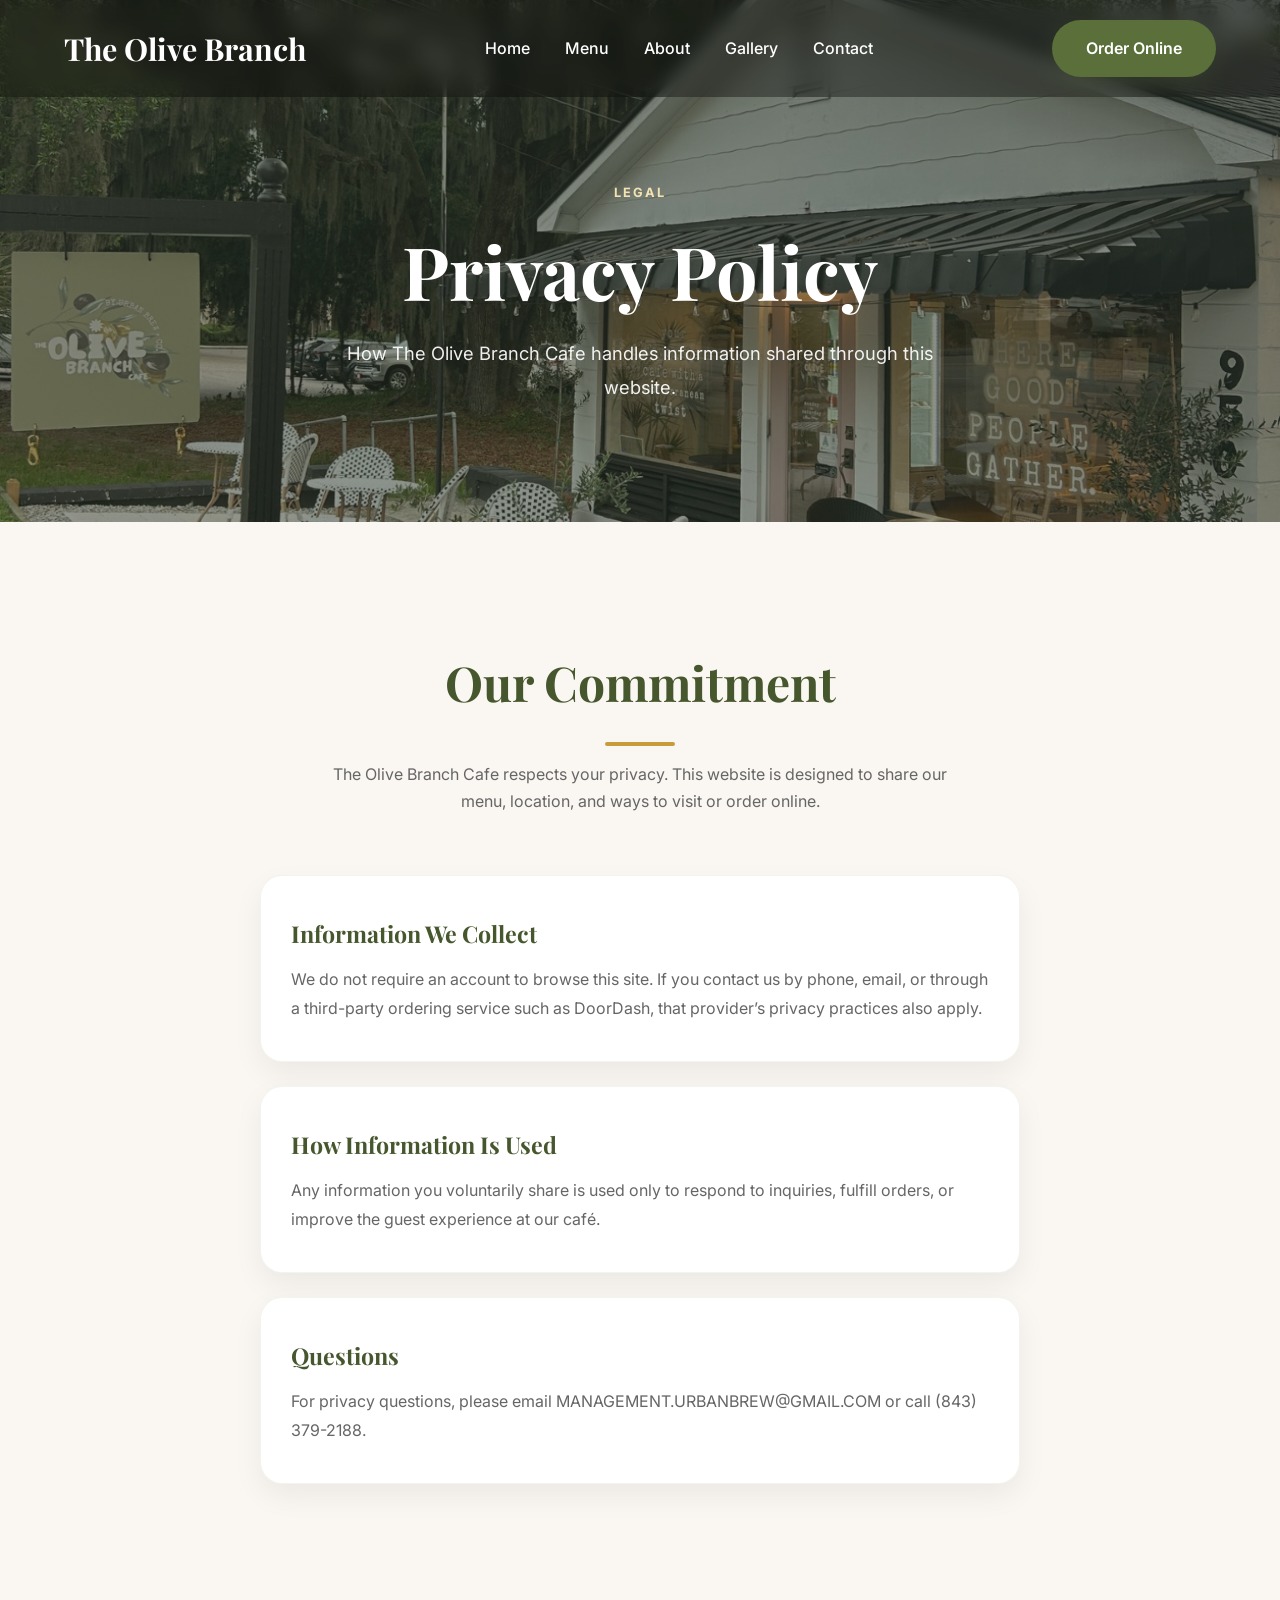
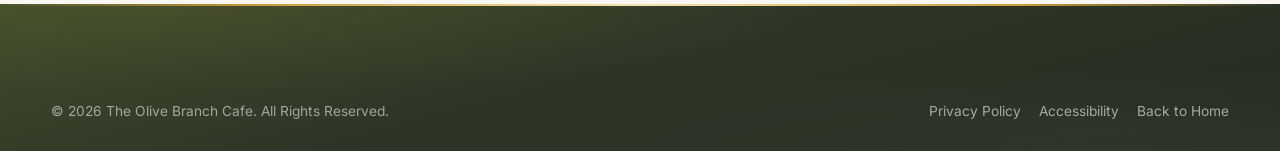
<file: privacy.html>
<!DOCTYPE html>
<html lang="en">

<head>
    <meta charset="UTF-8">
    <meta name="viewport" content="width=device-width, initial-scale=1.0">
    <meta name="theme-color" content="#5B6F3A">
    <meta name="robots" content="index, follow">
    <title>Privacy Policy | The Olive Branch Cafe</title>
    <meta name="description" content="Read the privacy policy for The Olive Branch Cafe website in Beaufort, SC, including how guest contact and online ordering information is handled.">
    <link rel="canonical" href="https://www.theolivebranchbeaufort.com/privacy.html">
    <meta property="og:type" content="website">
    <meta property="og:site_name" content="The Olive Branch Cafe">
    <meta property="og:title" content="Privacy Policy | The Olive Branch Cafe">
    <meta property="og:description" content="Read the privacy policy for The Olive Branch Cafe website in Beaufort, SC, including how guest contact and online ordering information is handled.">
    <meta property="og:url" content="https://www.theolivebranchbeaufort.com/privacy.html">
    <meta property="og:image" content="https://www.theolivebranchbeaufort.com/images/hero/hero.jpg">
    <meta name="twitter:card" content="summary">
    <meta name="twitter:title" content="Privacy Policy | The Olive Branch Cafe">
    <meta name="twitter:description" content="Read the privacy policy for The Olive Branch Cafe website in Beaufort, SC, including how guest contact and online ordering information is handled.">
    <meta name="twitter:image" content="https://www.theolivebranchbeaufort.com/images/hero/hero.jpg">
    <!-- Favicons: add favicon.ico, favicon-16x16.png, favicon-32x32.png, apple-touch-icon.png to site root -->
    <link rel="icon" href="favicon.svg" type="image/svg+xml">
    <!-- When available, add to site root and uncomment:
         <link rel="icon" href="favicon.ico" sizes="any">
         <link rel="icon" type="image/png" sizes="32x32" href="favicon-32x32.png">
         <link rel="icon" type="image/png" sizes="16x16" href="favicon-16x16.png">
         <link rel="apple-touch-icon" href="apple-touch-icon.png">
    -->
    <link rel="apple-touch-icon" href="images/hero/logo/logo.webp">
    <link rel="manifest" href="site.webmanifest">
    <link rel="preconnect" href="https://fonts.googleapis.com">
    <link rel="preconnect" href="https://fonts.gstatic.com" crossorigin>
    <link href="https://fonts.googleapis.com/css2?family=Inter:wght@300;400;500;600;700&family=Playfair+Display:wght@600;700&display=swap" rel="stylesheet">
    <link rel="stylesheet" href="css/style.css">
</head>

<body>

<a class="skip-link" href="#main">Skip to content</a>

<header>
    <nav class="navbar" aria-label="Primary">
        <a href="index.html" class="logo">The Olive Branch</a>
        <ul class="nav-links">
            <li><a href="index.html">Home</a></li>
            <li><a href="menu.html">Menu</a></li>
            <li><a href="about.html">About</a></li>
            <li><a href="gallery.html">Gallery</a></li>
            <li><a href="contact.html">Contact</a></li>
        </ul>
        <a class="order-button"
           href="https://www.doordash.com/store/the-olive-branch-cafe-beaufort-40457383/100261758/"
           target="_blank" rel="noopener noreferrer">Order Online</a>
    </nav>
</header>

<main id="main">

<section class="contact-hero hero-parallax">
    <div class="container contact-hero-content">
        <span class="section-label">LEGAL</span>
        <h1>Privacy Policy</h1>
        <p>How The Olive Branch Cafe handles information shared through this website.</p>
    </div>
</section>

<section class="contact-info fade-in fade-up">
    <div class="container" style="max-width:760px;">
        <div class="section-heading">
            <h2>Our Commitment</h2>
            <p>
                The Olive Branch Cafe respects your privacy. This website is designed
                to share our menu, location, and ways to visit or order online.
            </p>
        </div>
        <article class="contact-info-card" style="margin-bottom:24px;">
            <h3>Information We Collect</h3>
            <p>
                We do not require an account to browse this site. If you contact us by
                phone, email, or through a third-party ordering service such as DoorDash,
                that provider’s privacy practices also apply.
            </p>
        </article>
        <article class="contact-info-card" style="margin-bottom:24px;">
            <h3>How Information Is Used</h3>
            <p>
                Any information you voluntarily share is used only to respond to inquiries,
                fulfill orders, or improve the guest experience at our café.
            </p>
        </article>
        <article class="contact-info-card">
            <h3>Questions</h3>
            <p>
                For privacy questions, please email
                <a href="mailto:MANAGEMENT.URBANBREW@GMAIL.COM">MANAGEMENT.URBANBREW@GMAIL.COM</a>
                or call <a href="tel:+18433792188">(843) 379-2188</a>.
            </p>
        </article>
    </div>
</section>

</main>

<footer class="footer fade-in">
    <div class="container footer-inner">
        <div class="footer-bottom" style="border-top:none;padding-top:0;">
            <p class="footer-bottom-copy">© 2026 The Olive Branch Cafe. All Rights Reserved.</p>
            <nav class="footer-bottom-links" aria-label="Footer legal">
                <a href="privacy.html" aria-current="page">Privacy Policy</a>
                <a href="accessibility.html">Accessibility</a>
                <a href="index.html">Back to Home</a>
            </nav>
        </div>
    </div>
</footer>

<script src="js/script.js"></script>
</body>
</html>
</file>
<file: css/style.css>
/* ==========================================
   THE OLIVE BRANCH CAFE
   Premium Stylesheet
========================================== */

:root{

    --primary:#5B6F3A;
    --primary-dark:#46562D;
    --accent:#C89B3C;
    --accent-dark:#b58932;

    --cream:#FAF7F2;
    --surface-muted:#F4F1EA;
    --white:#ffffff;

    --text:#2F2F2F;
    --light-text:#666;
    --label-on-dark:#F4E3B2;

    --shadow-sm:0 8px 22px rgba(0,0,0,.05);
    --shadow-md:0 12px 30px rgba(0,0,0,.06);
    --shadow-lg:0 15px 35px rgba(0,0,0,.12);
    --shadow-hover:0 22px 45px rgba(0,0,0,.12);
    --shadow-cta:0 14px 30px rgba(0,0,0,.22);
    --shadow:var(--shadow-lg);

    --radius-sm:16px;
    --radius-md:18px;
    --radius-lg:22px;
    --radius-xl:26px;
    --radius-pill:999px;
    --radius:var(--radius-md);

    --transition:.3s ease;
    --transition-med:.35s ease;

    --lift-sm:translateY(-3px);
    --lift-md:translateY(-4px);
    --lift-lg:translateY(-8px);

    --section-y:120px;
    --section-y-sm:90px;
    --hero-pad:160px 20px 100px;
    --cta-pad:130px 20px;

    --container:1200px;

}

/* =======================
   Reset
======================= */

*{
    margin:0;
    padding:0;
    box-sizing:border-box;
}

html{
    scroll-behavior:smooth;
}

body{

    font-family:'Inter',sans-serif;

    color:var(--text);

    background:var(--cream);

    line-height:1.7;

}

img{

    display:block;

    width:100%;

}

a{

    text-decoration:none;

    color:inherit;

}

ul{

    list-style:none;

}

.container{

    width:min(92%,var(--container));

    margin:auto;

}

/* =======================
   Navigation
======================= */

body > header{

    position:fixed;

    width:100%;

    top:0;

    left:0;

    z-index:1000;

}

.navbar{

    display:flex;

    justify-content:space-between;

    align-items:center;

    padding:20px 5%;

    background:rgba(0,0,0,.35);

    backdrop-filter:blur(10px);

    transition:all .3s ease;
    position:relative;
}
.navbar-scrolled{

    background:rgba(45,53,38,.97);

    padding:12px 5%;

    backdrop-filter:blur(16px);

    box-shadow:0 10px 30px rgba(0,0,0,.25);

    transition:all .3s ease;

}
.logo{

    font-family:'Playfair Display',serif;

    font-size:1.9rem;

    font-weight:700;

    color:white;

}

.nav-links{

    display:flex;

    gap:35px;

}

.nav-links a{

    color:white;

    font-weight:500;

    transition:var(--transition);

}

.nav-links a:hover{

    color:#F4E3B2;

}

.order-button{

    background:var(--primary);

    color:white;

    padding:15px 34px;

    border-radius:var(--radius-pill);

    font-weight:600;

    transition:var(--transition);

}

.order-button:hover{

    background:var(--primary-dark);

    transform:var(--lift-sm);

}

/* =======================
   Hero
======================= */

.hero{

    position:relative;

    z-index:0;

    min-height:100vh;

    background:

    linear-gradient(rgba(0,0,0,.45),rgba(0,0,0,.45)),

    url("../images/hero/hero.jpg");

    background-size:cover;

    background-position:center;

    display:flex;

    flex-direction:column;

    align-items:center;

    justify-content:center;

    text-align:center;

    /* Top padding clears the fixed nav + leaves a small gap */
    padding:7.5rem 1.75rem 5rem;

    box-sizing:border-box;

}

.hero-content{

    position:relative;

    z-index:1;

    max-width:900px;

    width:100%;

    margin:0;

    color:#fff;

}

.hero h1{

    font-family:'Playfair Display',serif;

    font-size:clamp(2.6rem,6vw,4.8rem);

    line-height:1.2;

    color:#fff;

    margin:0 auto 18px;

    padding:0 10px;

    max-width:100%;

}

.subtitle{

    font-size:1.3rem;

    letter-spacing:2px;

    color:var(--label-on-dark);

    margin-bottom:25px;

}

.hero-text{

    font-size:1.15rem;

    max-width:650px;

    margin:auto;

    margin-bottom:40px;

}

.hero-buttons{

    display:flex;

    justify-content:center;

    gap:20px;

    flex-wrap:wrap;

}

/* =======================
   Buttons
======================= */

.btn{

    display:inline-block;

    padding:15px 34px;

    border-radius:var(--radius-pill);

    background:var(--primary);

    color:white;

    font-weight:600;

    box-shadow:var(--shadow-sm);

    transition:transform var(--transition), background var(--transition), box-shadow var(--transition), color var(--transition), border-color var(--transition);

}

.btn:hover{

    transform:var(--lift-md);

    background:var(--primary-dark);

    box-shadow:var(--shadow-md);

}

.btn.secondary{

    background:transparent;

    border:2px solid white;

    box-shadow:none;

}

.btn.secondary:hover{

    background:white;

    color:var(--text);

}
/* ==========================================
   Sections
========================================== */

section{
    padding:var(--section-y) 0;
}

.section-label{
    display:inline-block;
    color:var(--primary);
    font-weight:700;
    letter-spacing:2px;
    font-size:.8rem;
    margin-bottom:10px;
}

.section-heading{
    text-align:center;
    margin-bottom:60px;
}

.section-heading h2{

    font-family:'Playfair Display',serif;

    font-size:3rem;

    margin-bottom:15px;

    color:var(--primary-dark);

}
.section-heading h2::after{

    content:"";

    display:block;

    width:70px;

    height:4px;

    background:var(--accent);

    margin:18px auto 0;

    border-radius:999px;

}
.section-heading p{
    max-width:650px;
    margin:auto;
    color:var(--light-text);
}

/* ==========================================
   Featured Sections
========================================== */

.featured .container,
.featured-section .container,
.story .container,
.visit .container{

    display:grid;
    grid-template-columns:minmax(320px, 460px) 1fr;
    gap:70px;
    align-items:center;
    justify-content:center;

}
.featured-image{

    width:100%;
    max-width:460px;
    margin:0 auto;

}
.reverse .container .featured-content{
    order:2;
}

.reverse .container .featured-image{
    order:1;
}

.featured-image img,
.story-image img{

    width:100%;
    max-width:500px;
    height:340px;
    object-fit:cover;

    border-radius:var(--radius);

    box-shadow:var(--shadow);

    transition:var(--transition);

    margin:0 auto;

}

.featured-image img:hover,
.story-image img:hover{

    transform:scale(1.03);

}

.featured-content h2,
.story-content h2{

    font-family:'Playfair Display',serif;
    font-size:clamp(2.3rem,4vw,3.2rem);
    line-height:1.15;
    margin:18px 0 24px;

}



.featured-content p,
.story-content p{

    color:var(--light-text);
    margin-bottom:32px;
    font-size:1.08rem;
    line-height:1.9;
    max-width:560px;

}


/* ==========================================
   Favorites
========================================== */

.favorite-grid{

    width:min(92%,1200px);

    margin:auto;

    display:grid;

    grid-template-columns:repeat(3,1fr);

    gap:35px;

}

.favorite-card{

    background:white;

    border-radius:var(--radius-lg);

    overflow:hidden;

    box-shadow:var(--shadow-md);

    border:1px solid rgba(91,111,58,.08);

    transition:transform var(--transition-med), box-shadow var(--transition-med), border-color var(--transition-med);

}

.favorite-card:hover{

    transform:var(--lift-lg);

    box-shadow:var(--shadow-hover);

    border-color:rgba(91,111,58,.16);

}

.favorite-card img{

    height:260px;

    object-fit:cover;

    object-position:center center;

}

.favorite-card h3{

    padding:20px 20px 10px;

    font-family:'Playfair Display',serif;

    font-size:1.5rem;

}

.favorite-card p{

    padding:0 20px 25px;

    color:var(--light-text);

}

.favorite-card:has(.menu-price) p{

    padding-bottom:12px;

}

.menu-price{

    display:block;

    width:fit-content;

    max-width:calc(100% - 40px);

    margin:0 auto 24px;

    padding:8px 18px;

    text-align:center;

    font-weight:700;

    font-size:1rem;

    letter-spacing:.02em;

    color:white;

    background:var(--primary);

    border-radius:var(--radius-pill);

    box-shadow:var(--shadow-sm);

    white-space:nowrap;

    line-height:1.2;

}

/* ==========================================
   Story
========================================== */

.story{

    background:white;

}

/* ==========================================
   Gallery
========================================== */

.gallery-preview{

    background:var(--surface-muted);

}

.gallery-grid{

    width:min(92%,1200px);

    margin:auto;

    display:grid;

    grid-template-columns:repeat(3,1fr);

    gap:20px;

}

.gallery-grid img{

    height:280px;

    object-fit:cover;

    border-radius:var(--radius);

    cursor:pointer;

    transition:var(--transition);

    box-shadow:var(--shadow);

}

.gallery-grid img:hover{

    transform:scale(1.04);

}
/* ==========================================
   Visit Us
========================================== */

.visit{
    background:#ffffff;
}

.visit-info h2{
    font-family:'Playfair Display',serif;
    font-size:clamp(2.3rem,4vw,3rem);
    margin:15px 0 25px;
    color:var(--primary-dark);
}

.visit-info p{
    color:var(--light-text);
    margin-bottom:30px;
}

.hours-list{
    margin-bottom:35px;
}

.hours-list li{
    padding:10px 0;
    border-bottom:1px solid #e6e6e6;
}

.map-container iframe{
    width:100%;
    height:450px;
    border:none;
    border-radius:var(--radius-lg);
    box-shadow:var(--shadow);
}

/* ==========================================
   Footer
========================================== */

.footer{

    position:relative;

    background:
        radial-gradient(ellipse at 12% 0%,rgba(200,155,60,.08),transparent 42%),
        radial-gradient(ellipse at 88% 100%,rgba(255,255,255,.04),transparent 40%),
        linear-gradient(165deg,#3f4d2c 0%,#2D3526 48%,#252c20 100%);

    color:white;

    padding:clamp(64px,8vw,96px) 0 0;

    overflow:hidden;

}

.footer::before{

    content:"";

    position:absolute;

    top:0;

    left:0;

    right:0;

    height:2px;

    background:linear-gradient(90deg,transparent 0%,var(--accent) 20%,#F4E3B2 50%,var(--accent) 80%,transparent 100%);

}

.footer-inner{

    position:relative;

    z-index:1;

}

.footer-grid{

    display:grid;

    grid-template-columns:1.35fr 1fr 1.1fr 1.15fr;

    gap:clamp(36px,4vw,56px);

    align-items:start;

    padding-bottom:clamp(48px,6vw,64px);

}

.footer-col{

    min-width:0;

}

.footer-brand .footer-logo{

    display:inline-block;

    font-family:'Playfair Display',serif;

    font-size:clamp(1.55rem,2.4vw,1.9rem);

    font-weight:700;

    color:white;

    margin-bottom:18px;

    transition:color .3s ease, transform .35s cubic-bezier(.22,.8,.32,1);

}

.footer-brand .footer-logo:hover{

    color:#F4E3B2;

    transform:scale(1.02);

}

.footer-brand-text{

    color:rgba(255,255,255,.78);

    line-height:1.8;

    font-size:.95rem;

    margin:0 0 26px;

    max-width:34ch;

}

.footer-social{

    display:flex;

    flex-wrap:wrap;

    gap:12px;

}

.footer-social-link{

    width:44px;

    height:44px;

    border-radius:50%;

    display:grid;

    place-items:center;

    color:#F4E3B2;

    background:rgba(255,255,255,.06);

    border:1px solid rgba(244,227,178,.22);

    transition:
        transform .35s cubic-bezier(.22,.8,.32,1),
        background .35s ease,
        color .35s ease,
        border-color .35s ease,
        filter .35s ease,
        box-shadow .35s ease;

}

.footer-social-link svg{

    width:18px;

    height:18px;

}

.footer-social-link:hover{

    transform:translateY(-4px);

    background:rgba(200,155,60,.18);

    color:white;

    border-color:rgba(244,227,178,.45);

    filter:brightness(1.12);

    box-shadow:0 10px 22px rgba(0,0,0,.22);

}

.footer-social-link:focus-visible{

    outline:2px solid var(--accent);

    outline-offset:3px;

}

.footer-heading{

    font-family:'Playfair Display',serif;

    font-size:1.35rem;

    font-weight:600;

    color:white;

    margin:0 0 22px;

    letter-spacing:.01em;

}

.footer-heading::after{

    content:"";

    display:block;

    width:36px;

    height:1px;

    margin-top:12px;

    background:linear-gradient(90deg,var(--accent),transparent);

}

.footer-hours-list{

    list-style:none;

    margin:0;

    padding:0;

    display:grid;

    gap:10px;

}

.footer-hours-list li{

    display:flex;

    justify-content:space-between;

    gap:16px;

    align-items:baseline;

    color:rgba(255,255,255,.78);

    font-size:.92rem;

    line-height:1.45;

}

.footer-hours-list li span:first-child{

    color:rgba(255,255,255,.9);

    font-weight:500;

}

.footer-hours-list li.is-closed span:last-child{

    color:rgba(255,255,255,.55);

}

.footer-hours-heading{

    display:flex;

    align-items:center;

    flex-wrap:wrap;

    gap:10px 12px;

    margin-bottom:22px;

}

.footer-hours-heading .footer-heading{

    margin:0;

}

.footer-hours-heading .footer-heading::after{

    display:none;

}

.footer-open-badge{

    display:inline-flex;

    align-items:center;

    gap:6px;

    padding:5px 11px;

    border-radius:999px;

    background:rgba(91,111,58,.35);

    border:1px solid rgba(244,227,178,.2);

    color:#E8F0D8;

    font-size:.72rem;

    font-weight:700;

    letter-spacing:.03em;

    text-transform:uppercase;

}

.footer-open-badge::before{

    content:"";

    width:7px;

    height:7px;

    border-radius:50%;

    background:#8FBF5A;

    box-shadow:0 0 0 3px rgba(143,191,90,.2);

}

.footer-contact-list{

    list-style:none;

    margin:0 0 24px;

    padding:0;

    display:grid;

    gap:18px;

}

.footer-contact-list li{

    display:grid;

    grid-template-columns:28px minmax(0,1fr);

    gap:12px;

    align-items:start;

    color:rgba(255,255,255,.78);

    font-size:.95rem;

    line-height:1.65;

}

.footer-contact-icon{

    width:28px;

    height:28px;

    display:grid;

    place-items:center;

    color:var(--accent);

    margin-top:2px;

}

.footer-contact-icon svg{

    width:18px;

    height:18px;

}

.footer-contact-list a{

    color:rgba(255,255,255,.86);

    transition:color .3s ease;

    display:inline-block;

    max-width:100%;

    overflow-wrap:anywhere;

    word-break:break-word;

}

.footer-contact-list a:hover{

    color:#F4E3B2;

}

.footer .footer-order-btn{

    display:inline-flex;

    align-items:center;

    justify-content:center;

    min-height:46px;

    padding:12px 26px;

    border-radius:var(--radius-pill);

    background:linear-gradient(135deg,var(--primary),var(--primary-dark));

    color:white;

    font-weight:600;

    font-size:.92rem;

    border:1px solid rgba(244,227,178,.22);

    box-shadow:0 10px 24px rgba(0,0,0,.2);

    transition:
        transform .3s cubic-bezier(.22,.8,.32,1),
        box-shadow .3s ease,
        filter .3s ease;

}

.footer .footer-order-btn:hover{

    transform:translateY(-3px);

    filter:brightness(1.08);

    box-shadow:0 14px 30px rgba(0,0,0,.26);

    color:white;

}

.footer-map{

    border-radius:16px;

    overflow:hidden;

    height:200px;

    border:1px solid rgba(244,227,178,.16);

    box-shadow:0 14px 32px rgba(0,0,0,.22);

    background:rgba(0,0,0,.2);

    transition:filter .4s ease, transform .4s cubic-bezier(.22,.8,.32,1), box-shadow .4s ease;

}

.footer-map:hover{

    filter:brightness(1.08);

    transform:translateY(-3px);

    box-shadow:0 18px 36px rgba(0,0,0,.28);

}

.footer-map iframe{

    width:100%;

    height:100%;

    border:0;

    display:block;

}

.footer-directions{

    display:inline-flex;

    align-items:center;

    justify-content:center;

    margin-top:16px;

    min-height:44px;

    padding:11px 24px;

    border-radius:var(--radius-pill);

    color:#F4E3B2;

    font-weight:600;

    font-size:.9rem;

    border:1px solid rgba(244,227,178,.35);

    background:rgba(255,255,255,.04);

    transition:
        transform .3s cubic-bezier(.22,.8,.32,1),
        background .3s ease,
        color .3s ease,
        border-color .3s ease,
        box-shadow .3s ease;

}

.footer-directions:hover{

    transform:translateY(-3px);

    color:white;

    background:rgba(200,155,60,.18);

    border-color:rgba(244,227,178,.55);

    box-shadow:0 10px 22px rgba(0,0,0,.2);

}

.footer-bottom{

    display:flex;

    justify-content:space-between;

    align-items:center;

    flex-wrap:wrap;

    gap:16px 28px;

    padding:22px 0 28px;

    border-top:1px solid rgba(255,255,255,.12);

}

.footer-bottom-copy{

    margin:0;

    color:rgba(255,255,255,.55);

    font-size:.86rem;

}

.footer-bottom-links{

    display:flex;

    flex-wrap:wrap;

    align-items:center;

    gap:8px 18px;

}

.footer-bottom-links a{

    color:rgba(255,255,255,.58);

    font-size:.86rem;

    transition:color .3s ease;

}

.footer-bottom-links a:hover{

    color:#F4E3B2;

}

.footer-credit{

    color:rgba(255,255,255,.42) !important;

    font-size:.82rem !important;

}

.footer-credit:hover{

    color:rgba(244,227,178,.85) !important;

}

.footer-leaf{

    display:none;

}

@media (prefers-reduced-motion: reduce){

    .footer-social-link,
    .footer-social-link:hover,
    .footer .footer-order-btn,
    .footer .footer-order-btn:hover,
    .footer-directions,
    .footer-directions:hover,
    .footer-map,
    .footer-map:hover,
    .footer-brand .footer-logo:hover{
        transform:none !important;
        transition:none !important;
        filter:none !important;
    }

}

@media (max-width:1100px){

    .footer-grid{

        grid-template-columns:1fr 1fr;

        gap:42px 36px;

    }

}

@media (max-width:768px){

    .footer{

        padding-top:72px;

        text-align:center;

    }

    .footer-grid{

        grid-template-columns:1fr;

        gap:42px;

        justify-items:center;

    }

    .footer-col{

        width:100%;

        max-width:420px;

    }

    .footer-brand-text{

        max-width:none;

        margin-left:auto;

        margin-right:auto;

    }

    .footer-social{

        justify-content:center;

    }

    .footer-heading::after{

        margin-left:auto;

        margin-right:auto;

    }

    .footer-hours-heading{

        justify-content:center;

        flex-direction:column;

    }

    .footer-hours-heading .footer-heading::after{

        display:block;

        margin-left:auto;

        margin-right:auto;

    }

    .footer-contact-list li{

        grid-template-columns:1fr;

        justify-items:center;

        text-align:center;

    }

    .footer-contact-icon{

        margin:0 auto 4px;

    }

    .footer .footer-order-btn,
    .footer-directions{

        width:100%;

    }

    .footer-map{

        max-width:100%;

    }

    .footer-bottom{

        flex-direction:column;

        text-align:center;

        justify-content:center;

        padding-bottom:32px;

    }

    .footer-bottom-links{

        justify-content:center;

    }

}

/* ==========================================
   Simple Fade Animation
========================================== */

.fade-in{

    opacity:0;

    transform:translateY(28px);

    transition:opacity .8s ease, transform .8s ease;

}

.fade-in.show{

    opacity:1;

    transform:translateY(0);

}
/* ==========================================
   Responsive Design
========================================== */

@media (max-width: 992px){

    .featured .container,
    .featured-section .container,
    .story .container,
    .visit .container{

        grid-template-columns:1fr;
        gap:50px;

    }

    .reverse .container .featured-content,
    .reverse .container .featured-image{

        order:initial;

    }

}

@media (max-width:768px){

    .navbar{

        flex-direction:row;

        flex-wrap:wrap;

        gap:14px 20px;

        padding:14px 18px;

        justify-content:center;

    }

    .logo{

        width:100%;

        text-align:center;

        font-size:1.6rem;

    }

    .nav-links{

        flex-wrap:wrap;

        justify-content:center;

        gap:14px 18px;

    }

    .hero{

        justify-content:center;

        /* Clear the wrapped mobile nav, keep title on screen */
        padding:11rem 1.25rem 4rem;

    }

    .hero-content{

        margin-top:0;

    }

    .hero h1{

        font-size:clamp(2.2rem,8vw,3rem);

        line-height:1.2;

    }

    .subtitle{

        font-size:1.1rem;

    }

    .hero-text{

        font-size:1rem;

    }

    .hero-buttons{

        flex-direction:column;
        align-items:center;

    }

    .btn{

        width:220px;
        text-align:center;

    }

    .favorite-grid{

        grid-template-columns:1fr;

    }

    .gallery-grid{

        grid-template-columns:1fr 1fr;

    }

}

/* ==========================================
   PREMIUM PHOTOGRAPHY-LED HOMEPAGE
========================================== */

.home-page .hero{

    min-height:100svh;

    background:
        linear-gradient(180deg,rgba(24,29,20,.56),rgba(24,29,20,.64)),
        url("../images/hero/hero.jpg") center/cover no-repeat;

}

.home-page .hero-content{

    max-width:880px;

}

.home-page .hero h1{

    font-size:clamp(3.4rem,8vw,6.4rem);

    letter-spacing:-.035em;

    text-shadow:0 8px 30px rgba(0,0,0,.28);

}

.home-page .hero-text{

    max-width:650px;

    margin-inline:auto;

    font-size:1.12rem;

}

.home-scroll-indicator{

    position:absolute;

    z-index:2;

    left:50%;

    bottom:30px;

    display:grid;

    justify-items:center;

    gap:9px;

    color:rgba(255,255,255,.86);

    font-size:.7rem;

    font-weight:600;

    letter-spacing:.16em;

    text-transform:uppercase;

    transform:translateX(-50%);

}

.home-scroll-indicator i{

    position:relative;

    width:24px;

    height:38px;

    border:1px solid rgba(255,255,255,.58);

    border-radius:var(--radius-pill);

}

.home-scroll-indicator i::after{

    content:"";

    position:absolute;

    left:50%;

    top:8px;

    width:3px;

    height:7px;

    border-radius:var(--radius-pill);

    background:white;

    transform:translateX(-50%);

    animation:homeScrollCue 1.8s ease-in-out infinite;

}

@keyframes homeScrollCue{

    0%,100%{opacity:.25;transform:translate(-50%,0);}

    50%{opacity:1;transform:translate(-50%,10px);}

}

.home-page .btn{

    background:linear-gradient(135deg,var(--primary),var(--primary-dark));

    box-shadow:0 12px 25px rgba(70,86,45,.2);

}

.home-page .btn:hover{

    filter:brightness(1.08);

    box-shadow:0 17px 32px rgba(70,86,45,.27);

}

.home-page .btn.secondary{

    background:rgba(255,255,255,.08);

    box-shadow:none;

    backdrop-filter:blur(8px);

}

.home-page .btn.secondary:hover{

    color:var(--primary-dark);

    background:white;

    filter:none;

}

.home-favorites{

    position:relative;

    padding:clamp(100px,11vw,150px) 0;

    overflow:hidden;

    background:linear-gradient(180deg,#faf7f2,#f6f1e8);

}

.home-favorites::after{

    content:"";

    position:absolute;

    right:-180px;

    top:120px;

    width:430px;

    height:430px;

    border-radius:42% 58% 66% 34% / 54% 38% 62% 46%;

    background:radial-gradient(circle,rgba(91,111,58,.08),rgba(200,155,60,.035) 54%,transparent 72%);

    pointer-events:none;

}

.home-favorites .container{

    position:relative;

    z-index:1;

}

.home-favorites-grid{

    display:grid;

    grid-template-columns:repeat(3,minmax(0,1fr));

    gap:28px;

}

.home-favorite-card{

    display:flex;

    flex-direction:column;

    min-width:0;

    overflow:hidden;

    border:1px solid rgba(91,111,58,.1);

    border-radius:var(--radius-xl);

    background:
        radial-gradient(circle at 100% 0%,rgba(200,155,60,.08),transparent 34%),
        white;

    box-shadow:0 15px 36px rgba(45,53,38,.09);

    transition:transform var(--transition-med),box-shadow var(--transition-med),border-color var(--transition-med);

}

.home-favorite-card:hover{

    transform:translateY(-8px);

    border-color:rgba(91,111,58,.2);

    box-shadow:0 26px 52px rgba(45,53,38,.15);

}

.home-favorite-media{

    position:relative;

    height:340px;

    overflow:hidden;

    background:var(--surface-muted);

}

.home-favorite-media img{

    width:100%;

    height:100%;

    object-fit:cover;

    transition:transform .7s cubic-bezier(.22,.8,.32,1);

}

.home-favorite-media img[src*="acai"],
.home-favorite-media img[src*="gyro.jpeg"]{

    object-fit:contain;

}

.home-favorite-media-placeholder{

    display:grid;

    place-items:center;

    background:
        radial-gradient(circle at 28% 22%,rgba(255,255,255,.18),transparent 28%),
        linear-gradient(145deg,var(--primary),var(--primary-dark));

}

.home-favorite-placeholder-label{

    color:rgba(255,255,255,.9);

    font-family:'Playfair Display',serif;

    font-size:clamp(1.45rem,3vw,2rem);

    letter-spacing:.02em;

}

.home-favorite-card:hover .home-favorite-media img{

    transform:scale(1.04);

}

.home-favorite-price{

    position:absolute;

    right:18px;

    bottom:18px;

    display:inline-flex;

    align-items:center;

    min-height:38px;

    padding:8px 14px;

    border-radius:var(--radius-pill);

    color:white;

    background:linear-gradient(135deg,var(--primary),var(--primary-dark));

    box-shadow:0 8px 18px rgba(34,43,26,.25);

    font-size:.9rem;

    font-weight:700;

}

.home-favorite-body{

    display:flex;

    flex:1;

    flex-direction:column;

    align-items:flex-start;

    padding:28px;

}

.home-favorite-body h3{

    font-family:'Playfair Display',serif;

    color:var(--primary-dark);

    font-size:1.55rem;

    line-height:1.25;

}

.home-favorite-body p{

    flex:1;

    margin:13px 0 24px;

    color:var(--light-text);

    line-height:1.72;

}

.home-card-link{

    display:inline-flex;

    align-items:center;

    gap:9px;

    min-height:40px;

    padding:9px 15px;

    border:1px solid rgba(91,111,58,.18);

    border-radius:var(--radius-pill);

    color:var(--primary-dark);

    background:rgba(91,111,58,.08);

    font-size:.88rem;

    font-weight:700;

    transition:gap var(--transition),background var(--transition),color var(--transition);

}

.home-card-link:hover{

    gap:13px;

    color:white;

    background:var(--primary);

}

.home-page .home-welcome{

    padding:clamp(110px,12vw,165px) 0;

}

.home-coffee-experience{

    padding:clamp(110px,12vw,165px) 0;

    background:linear-gradient(180deg,#f3f5ee,#faf7f2);

}

.home-coffee-experience .container{

    display:grid;

    grid-template-columns:minmax(0,1.1fr) minmax(330px,.9fr);

    gap:clamp(55px,8vw,100px);

    align-items:center;

}

.home-coffee-media{

    position:relative;

    min-height:600px;

}

.home-coffee-main,
.home-coffee-accent{

    position:absolute;

    overflow:hidden;

    border-radius:var(--radius-xl);

    background:var(--surface-muted);

    box-shadow:var(--shadow-hover);

}

.home-coffee-main{

    inset:0 22% 8% 0;

}

.home-coffee-accent{

    width:42%;

    height:58%;

    right:0;

    bottom:0;

    border:8px solid #f3f5ee;

}

.home-coffee-media img{

    width:100%;

    height:100%;

    object-fit:cover;

    transition:transform .7s ease;

}

.home-coffee-main:hover img,
.home-coffee-accent:hover img{

    transform:scale(1.04);

}

.home-coffee-content h2,
.home-location-info h2,
.home-final-cta h2{

    font-family:'Playfair Display',serif;

    font-size:clamp(2.7rem,5vw,4rem);

    line-height:1.12;

    letter-spacing:-.025em;

}

.home-coffee-content h2{

    color:var(--primary-dark);

    margin:14px 0 24px;

}

.home-coffee-content p{

    margin-bottom:34px;

    color:var(--light-text);

    font-size:1.08rem;

    line-height:1.9;

}

.home-page .home-patio-feature{

    min-height:760px;

    background:
        linear-gradient(rgba(30,38,25,.48),rgba(30,38,25,.6)),
        url("../images/cafepatio.png") center/cover no-repeat;

}

.home-page .home-patio-overlay{

    min-height:760px;

}

.home-why{

    padding:clamp(105px,11vw,150px) 0;

    background:white;

}

.home-why-grid{

    display:grid;

    grid-template-columns:repeat(4,minmax(0,1fr));

    gap:22px;

}

.home-why-card{

    padding:34px 28px;

    border:1px solid rgba(91,111,58,.1);

    border-radius:var(--radius-lg);

    background:linear-gradient(145deg,#fff,#fbf8f2);

    box-shadow:var(--shadow-sm);

    transition:transform var(--transition-med),box-shadow var(--transition-med);

}

.home-why-card:hover{

    transform:translateY(-7px);

    box-shadow:var(--shadow-hover);

}

.home-why-icon{

    width:54px;

    height:54px;

    display:grid;

    place-items:center;

    margin-bottom:24px;

    border-radius:50%;

    color:var(--primary-dark);

    background:linear-gradient(145deg,rgba(91,111,58,.14),rgba(200,155,60,.11));

}

.home-why-icon svg{

    width:27px;

    height:27px;

    fill:none;

    stroke:currentColor;

    stroke-width:1.6;

    stroke-linecap:round;

    stroke-linejoin:round;

}

.home-why-card h3{

    min-height:58px;

    font-family:'Playfair Display',serif;

    color:var(--primary-dark);

    font-size:1.38rem;

    line-height:1.25;

}

.home-why-card p{

    margin-top:12px;

    color:var(--light-text);

    line-height:1.72;

}

.home-photo-story{

    padding:0;

    background:#24301f;

}

.home-photo-strip{

    display:grid;

    grid-template-columns:repeat(6,minmax(180px,1fr));

    overflow:hidden;

}

.home-photo-strip figure{

    position:relative;

    height:380px;

    overflow:hidden;

    margin:0;

}

.home-photo-strip figure::after{

    content:"";

    position:absolute;

    inset:0;

    background:linear-gradient(180deg,transparent 50%,rgba(28,35,24,.62));

    pointer-events:none;

}

.home-photo-strip img{

    width:100%;

    height:100%;

    object-fit:cover;

    cursor:pointer;

    transition:transform .7s ease,filter .5s ease;

}

.home-photo-strip figure:hover img{

    transform:scale(1.055);

    filter:saturate(1.06);

}

.home-photo-strip figcaption{

    position:absolute;

    z-index:2;

    left:20px;

    bottom:18px;

    color:white;

    font-family:'Playfair Display',serif;

    font-size:1.05rem;

}

.home-reviews{

    padding:clamp(110px,12vw,160px) 0;

    background:linear-gradient(180deg,#faf7f2,#f3f5ee);

}

.home-reviews-grid{

    display:grid;

    grid-template-columns:repeat(3,minmax(0,1fr));

    grid-auto-rows:1fr;

    gap:24px;

}

.home-rating-card{

    max-width:850px;

    display:grid;

    grid-template-columns:auto 1fr auto;

    align-items:center;

    gap:26px;

    margin:0 auto 54px;

    padding:28px 32px;

    border:1px solid rgba(91,111,58,.12);

    border-radius:var(--radius-xl);

    background:
        radial-gradient(circle at 100% 0%,rgba(200,155,60,.1),transparent 38%),
        white;

    box-shadow:0 16px 36px rgba(45,53,38,.09);

}

.home-rating-stars,
.home-review-stars{

    color:var(--accent);

    letter-spacing:.1em;

}

.home-rating-stars{

    font-size:1.3rem;

    white-space:nowrap;

}

.home-rating-copy{

    display:grid;

    gap:3px;

}

.home-rating-copy strong{

    color:var(--primary-dark);

    font-family:'Playfair Display',serif;

    font-size:1.35rem;

}

.home-rating-copy span{

    color:var(--light-text);

    font-size:.9rem;

}

.home-review-card{

    position:relative;

    display:flex;

    flex-direction:column;

    min-height:340px;

    height:100%;

    padding:32px;

    border:1px solid rgba(91,111,58,.1);

    border-radius:var(--radius-xl);

    background:
        radial-gradient(circle at 100% 0%,rgba(91,111,58,.055),transparent 34%),
        white;

    box-shadow:0 13px 30px rgba(45,53,38,.075);

    transition:transform .4s ease,box-shadow .4s ease,border-color .4s ease;

}

.home-review-card::before{

    content:"“";

    position:absolute;

    right:24px;

    top:8px;

    color:rgba(91,111,58,.07);

    font-family:'Playfair Display',serif;

    font-size:8rem;

    line-height:1;

    pointer-events:none;

}

.home-review-card > *{

    position:relative;

    z-index:1;

}

.home-review-card:hover{

    transform:translateY(-6px);

    border-color:rgba(91,111,58,.2);

    box-shadow:0 24px 48px rgba(45,53,38,.14);

}

.home-review-header{

    display:flex;

    align-items:center;

    gap:14px;

    margin-bottom:25px;

}

.home-review-avatar{

    flex:0 0 48px;

    width:48px;

    height:48px;

    display:grid;

    place-items:center;

    border-radius:50%;

    color:white;

    background:linear-gradient(145deg,var(--primary),var(--primary-dark));

    box-shadow:0 8px 16px rgba(70,86,45,.18);

    font-size:.8rem;

    font-weight:700;

}

.home-review-header strong{

    display:block;

    margin-bottom:2px;

    color:var(--primary-dark);

    font-family:'Playfair Display',serif;

    font-size:1.1rem;

}

.home-review-stars{

    font-size:.84rem;

}

.home-review-card blockquote{

    flex:1;

    color:#4d4d4d;

    font-family:'Playfair Display',serif;

    font-size:1.12rem;

    line-height:1.72;

}

.home-yelp-badge{

    align-self:flex-start;

    margin-top:24px;

    padding:6px 11px;

    border:1px solid rgba(194,47,47,.2);

    border-radius:var(--radius-pill);

    color:#a52d2d;

    background:rgba(194,47,47,.07);

    font-size:.72rem;

    font-weight:700;

    letter-spacing:.06em;

    text-transform:uppercase;

}

.home-review-meta{

    display:flex;

    align-items:center;

    justify-content:space-between;

    flex-wrap:wrap;

    gap:12px;

    margin-top:24px;

}

.home-review-meta time{

    color:var(--light-text);

    font-size:.78rem;

}

.home-review-meta .home-yelp-badge{

    margin-top:0;

}

.home-reviews-cta{

    max-width:720px;

    margin:70px auto 0;

    padding-top:55px;

    text-align:center;

    border-top:1px solid rgba(200,155,60,.35);

}

.home-reviews-cta h3{

    color:var(--primary-dark);

    font-family:'Playfair Display',serif;

    font-size:clamp(2rem,4vw,2.8rem);

}

.home-reviews-cta p{

    max-width:570px;

    margin:15px auto 28px;

    color:var(--light-text);

    line-height:1.8;

}

.home-yelp-link span{

    display:inline-block;

    margin-left:5px;

    transition:transform var(--transition);

}

.home-yelp-link:hover span{

    transform:translate(3px,-1px);

}

.home-location{

    padding:clamp(110px,12vw,160px) 0;

    background:white;

}

.home-location-grid{

    display:grid;

    grid-template-columns:minmax(0,1.08fr) minmax(330px,.92fr);

    gap:50px;

    align-items:center;

}

.home-location-photo{

    height:560px;

    overflow:hidden;

    border-radius:var(--radius-xl);

    box-shadow:var(--shadow-hover);

}

.home-location-photo img{

    width:100%;

    height:100%;

    object-fit:cover;

    transition:transform .7s ease;

}

.home-location-photo:hover img{

    transform:scale(1.035);

}

.home-location-info h2{

    color:var(--primary-dark);

    margin:14px 0 20px;

}

.home-location-info > p{

    color:var(--light-text);

    line-height:1.8;

}

.home-location-details{

    display:grid;

    grid-template-columns:1fr 1fr;

    gap:26px;

    margin:32px 0;

    padding:26px 0;

    border-block:1px solid rgba(91,111,58,.12);

}

.home-location-details h3{

    margin-bottom:8px;

    font-family:'Playfair Display',serif;

    color:var(--primary-dark);

    font-size:1.2rem;

}

.home-location-details p{

    color:var(--light-text);

    line-height:1.65;

}

.home-location-buttons{

    display:flex;

    flex-wrap:wrap;

    gap:14px;

}

.home-page .home-btn-outline{

    color:var(--primary-dark);

    background:transparent;

    border:2px solid var(--primary);

    box-shadow:none;

}

.home-page .home-btn-outline:hover{

    color:white;

    background:var(--primary);

}

.home-location-map{

    grid-column:1 / -1;

}

.home-location-map iframe{

    height:430px;

    border-radius:var(--radius-xl);

}

.home-final-cta{

    min-height:720px;

    display:flex;

    align-items:center;

    padding:130px 20px;

    text-align:center;

    color:white;

    background:
        linear-gradient(rgba(29,36,25,.65),rgba(29,36,25,.72)),
        url("../images/cafeinterior.jpeg") center/cover no-repeat;

}

.home-final-cta-content{

    max-width:850px;

}

.home-final-cta .section-label{

    color:var(--label-on-dark);

}

.home-final-cta h2{

    margin:16px 0 24px;

    font-size:clamp(3rem,7vw,5.4rem);

    text-shadow:0 6px 24px rgba(0,0,0,.25);

}

.home-final-cta p{

    margin-bottom:38px;

    color:rgba(255,255,255,.92);

    font-size:1.16rem;

    line-height:1.9;

}

.home-final-cta-buttons{

    display:flex;

    justify-content:center;

    flex-wrap:wrap;

    gap:16px;

}

.home-page .show .home-favorite-card,
.home-page .show .home-why-card,
.home-page .show .home-review-card{

    animation:homeCardRise .65s ease both;

}

.home-page .show .home-favorite-card:nth-child(2),
.home-page .show .home-why-card:nth-child(2),
.home-page .show .home-review-card:nth-child(2){animation-delay:.06s;}

.home-page .show .home-favorite-card:nth-child(3),
.home-page .show .home-why-card:nth-child(3),
.home-page .show .home-review-card:nth-child(3){animation-delay:.12s;}

.home-page .show .home-favorite-card:nth-child(4),
.home-page .show .home-why-card:nth-child(4),
.home-page .show .home-review-card:nth-child(4){animation-delay:.18s;}

.home-page .show .home-favorite-card:nth-child(5),
.home-page .show .home-review-card:nth-child(5){animation-delay:.24s;}

.home-page .show .home-favorite-card:nth-child(6),
.home-page .show .home-review-card:nth-child(6){animation-delay:.3s;}

@keyframes homeCardRise{

    from{opacity:0;transform:translateY(22px);}

    to{opacity:1;transform:translateY(0);}

}

@media (max-width:1100px){

    .home-favorites-grid{

        grid-template-columns:repeat(2,minmax(0,1fr));

    }

    .home-why-grid{

        grid-template-columns:repeat(2,minmax(0,1fr));

    }

    .home-photo-strip{

        grid-template-columns:repeat(3,1fr);

    }

    .home-reviews-grid{

        grid-template-columns:repeat(2,minmax(0,1fr));

    }

}

@media (max-width:800px){

    .home-coffee-experience .container,
    .home-location-grid{

        grid-template-columns:1fr;

    }

    .home-coffee-media{

        min-height:560px;

    }

    .home-location-photo{

        height:470px;

    }

    .home-location-map{

        grid-column:auto;

    }

}

@media (max-width:600px){

    .home-page .hero{

        background-position:center;

    }

    .home-scroll-indicator{

        display:none;

    }

    .home-favorites-grid,
    .home-why-grid,
    .home-reviews-grid{

        grid-template-columns:1fr;

    }

    .home-rating-card{

        grid-template-columns:1fr;

        justify-items:center;

        text-align:center;

    }

    .home-rating-card .btn{

        width:100%;

    }

    .home-favorite-media{

        height:330px;

    }

    .home-coffee-media{

        min-height:470px;

    }

    .home-coffee-main{

        inset:0 14% 10% 0;

    }

    .home-coffee-accent{

        width:43%;

        height:48%;

    }

    .home-photo-story{

        overflow:hidden;

    }

    .home-photo-strip{

        display:flex;

        overflow-x:auto;

        scroll-snap-type:x mandatory;

        scrollbar-width:none;

    }

    .home-photo-strip::-webkit-scrollbar{

        display:none;

    }

    .home-photo-strip figure{

        flex:0 0 78vw;

        height:390px;

        scroll-snap-align:start;

    }

    .home-location-details{

        grid-template-columns:1fr;

    }

    .home-location-photo{

        height:380px;

    }

    .home-location-map iframe{

        height:340px;

    }

    .home-final-cta{

        min-height:630px;

        padding:100px 20px;

    }

    .home-final-cta-buttons,
    .home-location-buttons{

        flex-direction:column;

        align-items:stretch;

    }

    .home-final-cta-buttons .btn,
    .home-location-buttons .btn{

        width:100%;

    }

}

/* ==========================================
   PREMIUM CURATED GALLERY
========================================== */

.gallery-page .gallery-hero{

    position:relative;

    min-height:100svh;

    padding:180px 20px 120px;

    overflow:hidden;

    background:
        linear-gradient(180deg,rgba(24,29,20,.48),rgba(24,29,20,.66)),
        url("../images/cafeinterior.jpeg") center/cover no-repeat;

}

.gallery-page .gallery-hero::after{

    content:"";

    position:absolute;

    inset:auto -8% -42% auto;

    width:min(620px,70vw);

    aspect-ratio:1;

    border-radius:50%;

    background:radial-gradient(circle,rgba(200,155,60,.14),transparent 68%);

    pointer-events:none;

}

.gallery-page .gallery-hero-content{

    position:relative;

    z-index:2;

    max-width:900px;

}

.gallery-page .gallery-hero h1{

    font-size:clamp(4rem,10vw,7.5rem);

    letter-spacing:-.035em;

    margin:12px 0 26px;

    text-shadow:0 8px 30px rgba(0,0,0,.28);

}

.gallery-page .gallery-hero p{

    max-width:760px;

    font-size:clamp(1.05rem,2vw,1.28rem);

}

.gallery-scroll-indicator{

    position:absolute;

    z-index:3;

    left:50%;

    bottom:34px;

    display:grid;

    justify-items:center;

    gap:10px;

    color:rgba(255,255,255,.86);

    font-size:.72rem;

    font-weight:600;

    letter-spacing:.16em;

    text-transform:uppercase;

    transform:translateX(-50%);

}

.gallery-scroll-indicator i{

    position:relative;

    display:block;

    width:25px;

    height:39px;

    border:1px solid rgba(255,255,255,.58);

    border-radius:var(--radius-pill);

}

.gallery-scroll-indicator i::after{

    content:"";

    position:absolute;

    left:50%;

    top:8px;

    width:3px;

    height:7px;

    border-radius:var(--radius-pill);

    background:white;

    transform:translateX(-50%);

    animation:galleryScrollCue 1.8s ease-in-out infinite;

}

@keyframes galleryScrollCue{

    0%,100%{opacity:.25;transform:translate(-50%,0);}

    50%{opacity:1;transform:translate(-50%,10px);}

}

.gallery-page .gallery-filters{

    position:sticky;

    top:72px;

    z-index:80;

    padding:20px 0;

    background:rgba(250,247,242,.88);

    border-bottom:1px solid rgba(91,111,58,.08);

    box-shadow:0 10px 26px rgba(45,53,38,.055);

    backdrop-filter:blur(16px);

}

.gallery-page .gallery-filter-bar{

    gap:10px;

}

.gallery-page .gallery-filter-btn{

    min-height:44px;

    padding:11px 22px;

    box-shadow:none;

}

.gallery-collections{

    background:var(--cream);

}

.gallery-category{

    position:relative;

    padding:clamp(90px,10vw,140px) 0;

    overflow:hidden;

}

.gallery-category:nth-child(even){

    background:linear-gradient(180deg,#f6f1e8,#faf7f2);

}

.gallery-category:nth-child(3){

    background:linear-gradient(180deg,#f3f5ee,#faf7f2);

}

.gallery-category::before{

    content:"";

    position:absolute;

    top:0;

    left:50%;

    width:min(190px,34vw);

    height:1px;

    background:linear-gradient(90deg,transparent,var(--accent),transparent);

    transform:translateX(-50%);

    opacity:.7;

}

.gallery-category::after{

    content:"";

    position:absolute;

    right:-150px;

    top:120px;

    width:380px;

    height:380px;

    border-radius:45% 55% 34% 66% / 55% 40% 60% 45%;

    background:radial-gradient(circle at 35% 35%,rgba(91,111,58,.07),rgba(200,155,60,.035) 55%,transparent 72%);

    pointer-events:none;

}

.gallery-category[hidden]{

    display:none;

}

.gallery-category.is-filter-visible{

    animation:galleryFilterIn .5s ease both;

}

@keyframes galleryFilterIn{

    from{opacity:0;transform:translateY(16px);}

    to{opacity:1;transform:translateY(0);}

}

.gallery-category-heading{

    position:relative;

    z-index:2;

    display:flex;

    align-items:flex-start;

    gap:22px;

    max-width:800px;

    margin-bottom:48px;

}

.gallery-category-heading h2{

    font-family:'Playfair Display',serif;

    font-size:clamp(2.7rem,6vw,4.4rem);

    line-height:1.08;

    color:var(--primary-dark);

    letter-spacing:-.03em;

    margin:2px 0 17px;

}

.gallery-category-heading h2::after{

    content:"";

    display:block;

    width:74px;

    height:3px;

    margin-top:16px;

    border-radius:var(--radius-pill);

    background:linear-gradient(90deg,var(--primary),var(--accent));

}

.gallery-category-heading p{

    max-width:630px;

    color:var(--light-text);

    font-size:1.08rem;

    line-height:1.8;

}

.gallery-category-icon{

    flex:0 0 56px;

    width:56px;

    height:56px;

    display:grid;

    place-items:center;

    border:1px solid rgba(91,111,58,.14);

    border-radius:50%;

    background:linear-gradient(145deg,rgba(255,255,255,.9),rgba(91,111,58,.1));

    box-shadow:0 10px 22px rgba(45,53,38,.08);

    font-size:1.35rem;

}

.gallery-story-feature,
.gallery-photo-card{

    position:relative;

    margin:0;

    overflow:hidden;

    border-radius:var(--radius-xl);

    background:var(--surface-muted);

    box-shadow:0 14px 34px rgba(45,53,38,.1);

    cursor:pointer;

    transform:translateZ(0);

    transition:transform var(--transition-med),box-shadow var(--transition-med);

}

.gallery-story-feature{

    height:clamp(380px,54vw,620px);

    margin-bottom:30px;

}

.gallery-story-feature img{

    width:100%;

    height:100%;

    object-fit:cover;

}

.gallery-story-feature-contained{

    isolation:isolate;

}

.gallery-story-feature-contained::before{

    content:"";

    position:absolute;

    z-index:0;

    inset:-24px;

    background:center/cover no-repeat;

    filter:blur(22px) brightness(.72) saturate(.85);

    transform:scale(1.08);

}

.gallery-feature-food::before{

    background-image:url("../images/hero/food/waffles.jpg");

}

.gallery-story-feature-contained img{

    position:relative;

    z-index:1;

    object-fit:contain;

}

.gallery-masonry{

    column-count:3;

    column-gap:24px;

}

.gallery-masonry .gallery-photo-card{

    display:inline-block;

    width:100%;

    margin:0 0 24px;

    break-inside:avoid;

    vertical-align:top;

}

.gallery-masonry .gallery-photo-card img{

    display:block;

    width:100%;

    height:auto;

}

.gallery-photo-card img{

    transition:transform .65s cubic-bezier(.22,.8,.32,1),filter .45s ease;

}

.gallery-photo-card::after{

    content:"";

    position:absolute;

    inset:0;

    background:linear-gradient(180deg,transparent 50%,rgba(47,39,27,.48) 100%);

    opacity:.74;

    pointer-events:none;

    transition:opacity var(--transition-med);

}

.gallery-photo-card figcaption{

    position:absolute;

    z-index:2;

    left:0;

    right:0;

    bottom:0;

    padding:42px 22px 20px;

    color:white;

    font-family:'Playfair Display',serif;

    font-size:1.12rem;

    line-height:1.3;

    text-shadow:0 2px 10px rgba(0,0,0,.32);

}

.gallery-story-feature figcaption{

    padding:70px clamp(25px,5vw,54px) clamp(25px,5vw,48px);

    font-size:clamp(1.6rem,4vw,3rem);

}

.gallery-photo-card:hover{

    transform:translateY(-7px);

    box-shadow:0 24px 48px rgba(45,53,38,.17);

}

.gallery-photo-card:hover img{

    transform:scale(1.035);

    filter:saturate(1.04) brightness(1.02);

}

.gallery-photo-card:hover::after{

    opacity:.9;

}

.gallery-photo-card:focus-within,
.gallery-photo-card img:focus-visible{

    outline:3px solid var(--accent);

    outline-offset:4px;

}

.gallery-category.show .gallery-category-heading{

    animation:galleryHeadingRise .65s ease both;

}

.gallery-category.show .gallery-photo-card{

    animation:galleryPhotoRise .65s ease both;

}

.gallery-category.show .gallery-masonry .gallery-photo-card:nth-child(2){animation-delay:.05s;}
.gallery-category.show .gallery-masonry .gallery-photo-card:nth-child(3){animation-delay:.1s;}
.gallery-category.show .gallery-masonry .gallery-photo-card:nth-child(4){animation-delay:.15s;}
.gallery-category.show .gallery-masonry .gallery-photo-card:nth-child(5){animation-delay:.2s;}
.gallery-category.show .gallery-masonry .gallery-photo-card:nth-child(6){animation-delay:.25s;}

@keyframes galleryHeadingRise{

    from{opacity:0;transform:translateY(22px);}

    to{opacity:1;transform:translateY(0);}

}

@keyframes galleryPhotoRise{

    from{opacity:0;transform:translateY(24px);}

    to{opacity:1;transform:translateY(0);}

}

.gallery-page .gallery-cta{

    min-height:660px;

    display:flex;

    align-items:center;

    background:
        linear-gradient(rgba(32,40,27,.64),rgba(32,40,27,.7)),
        url("../images/cafepatio.png") center/cover no-repeat;

}

.gallery-page .gallery-cta-content{

    max-width:820px;

}

.gallery-page .gallery-cta .section-label{

    color:var(--label-on-dark);

}

.gallery-page .gallery-cta h2{

    font-size:clamp(3rem,7vw,5rem);

}

.gallery-cta-buttons{

    display:flex;

    justify-content:center;

    flex-wrap:wrap;

    gap:16px;

}

.gallery-page .gallery-cta-secondary{

    background:rgba(255,255,255,.08);

    border:2px solid rgba(255,255,255,.8);

    box-shadow:none;

    backdrop-filter:blur(8px);

}

.gallery-page .gallery-cta-secondary:hover{

    color:var(--primary-dark);

    background:white;

}

/* Fullscreen gallery viewer */
.gallery-page .lightbox{

    padding:34px 90px;

    background:rgba(20,24,18,.78);

    backdrop-filter:blur(18px);

}

.gallery-page .lightbox-figure{

    width:min(1120px,calc(100vw - 190px));

    height:min(86vh,900px);

    display:flex;

    flex-direction:column;

    align-items:center;

    justify-content:center;

    margin:0;

}

.gallery-page .lightbox-figure img{

    width:auto;

    max-width:100%;

    height:auto;

    max-height:calc(100% - 64px);

    object-fit:contain;

    border-radius:var(--radius-md);

    box-shadow:0 28px 70px rgba(0,0,0,.48);

}

.gallery-page .lightbox-meta{

    width:100%;

    display:flex;

    justify-content:space-between;

    gap:24px;

    padding:17px 4px 0;

    color:rgba(255,255,255,.9);

}

#lightbox-caption{

    font-family:'Playfair Display',serif;

    font-size:1.15rem;

}

#lightbox-counter{

    flex:0 0 auto;

    color:var(--label-on-dark);

    font-weight:600;

    letter-spacing:.08em;

}

.gallery-page .lightbox-nav{

    position:absolute;

    top:50%;

    width:52px;

    height:52px;

    display:grid;

    place-items:center;

    border:1px solid rgba(255,255,255,.28);

    border-radius:50%;

    color:white;

    background:rgba(255,255,255,.09);

    font-family:inherit;

    font-size:2.5rem;

    line-height:1;

    cursor:pointer;

    backdrop-filter:blur(8px);

    transform:translateY(-50%);

    transition:background var(--transition),transform var(--transition);

}

.gallery-page .lightbox-nav:hover{

    background:rgba(255,255,255,.2);

    transform:translateY(-50%) scale(1.06);

}

.gallery-page .lightbox-prev{left:25px;}
.gallery-page .lightbox-next{right:25px;}

.gallery-page .close-lightbox{

    top:18px;

    right:24px;

    z-index:3;

    width:50px;

    height:50px;

    border-radius:50%;

    background:rgba(255,255,255,.09);

    font-size:2rem;

    backdrop-filter:blur(8px);

}

.gallery-page .lightbox-nav:focus-visible,
.gallery-page .close-lightbox:focus-visible{

    outline:3px solid var(--accent);

    outline-offset:3px;

}

@media (max-width:900px){

    .gallery-masonry{

        column-count:2;

    }

    .gallery-page .gallery-filters{

        top:68px;

    }

}

@media (max-width:700px){

    .gallery-page .gallery-hero{

        min-height:88svh;

        padding:12rem 20px 100px;

    }

    .gallery-page .gallery-filters{

        top:118px;

        padding:14px 0;

    }

    .gallery-page .gallery-filter-bar{

        justify-content:flex-start;

        flex-wrap:nowrap;

        overflow-x:auto;

        padding:4px 4px 8px;

        scrollbar-width:none;

    }

    .gallery-page .gallery-filter-bar::-webkit-scrollbar{

        display:none;

    }

    .gallery-category{

        padding:84px 0;

    }

    .gallery-category-heading{

        gap:16px;

        margin-bottom:36px;

    }

    .gallery-category-icon{

        flex-basis:48px;

        width:48px;

        height:48px;

        font-size:1.15rem;

    }

    .gallery-story-feature{

        height:390px;

        margin-bottom:20px;

    }

    .gallery-masonry{

        column-count:1;

    }

    .gallery-masonry .gallery-photo-card{

        margin-bottom:20px;

    }

    .gallery-page .gallery-cta{

        min-height:600px;

    }

    .gallery-page .lightbox{

        padding:70px 18px 84px;

    }

    .gallery-page .lightbox-figure{

        width:100%;

        height:100%;

    }

    .gallery-page .lightbox-figure img{

        max-height:calc(100% - 72px);

        border-radius:var(--radius-sm);

    }

    .gallery-page .lightbox-nav{

        top:auto;

        bottom:18px;

        width:48px;

        height:48px;

        transform:none;

    }

    .gallery-page .lightbox-nav:hover{

        transform:scale(1.05);

    }

    .gallery-page .lightbox-prev{left:22px;}
.gallery-page .lightbox-next{right:22px;}

    .gallery-page .lightbox-meta{

        align-items:flex-start;

        padding:14px 2px 0;

        font-size:.9rem;

    }

}

@media (max-width:480px){

    .gallery-category-heading{

        display:block;

    }

    .gallery-category-icon{

        margin-bottom:18px;

    }

    .gallery-story-feature{

        height:330px;

        border-radius:var(--radius-lg);

    }

    .gallery-photo-card{

        border-radius:var(--radius-lg);

    }

    .gallery-cta-buttons{

        flex-direction:column;

        align-items:stretch;

    }

    .gallery-cta-buttons .btn{

        width:100%;

    }

}

/* ==========================================
   MODERN RESTAURANT MENU
========================================== */

.menu-page{

    background:var(--cream);

}

.menu-page .menu-nav{

    overflow:hidden;

}

.menu-page .menu-nav .container{

    flex-wrap:nowrap;

    justify-content:flex-start;

    overflow-x:auto;

    scrollbar-width:thin;

    overscroll-behavior-inline:contain;

}

.menu-page .menu-nav a{

    flex:0 0 auto;

    white-space:nowrap;

}

.menu-modern-section{

    padding:clamp(80px,9vw,120px) 0;

    background:var(--cream);

    scroll-margin-top:150px;

}

.menu-modern-section-muted{

    background:var(--surface-muted);

}

.menu-modern-heading{

    display:flex;

    align-items:flex-start;

    gap:22px;

    max-width:780px;

    margin-bottom:48px;

}

.menu-modern-heading h2{

    font-family:'Playfair Display',serif;

    font-size:clamp(2.4rem,5vw,3.5rem);

    line-height:1.15;

    color:var(--primary-dark);

    margin:2px 0 14px;

}

.menu-modern-heading p{

    max-width:650px;

    color:var(--light-text);

    font-size:1.06rem;

    line-height:1.75;

}

.menu-section-icon{

    flex:0 0 58px;

    width:58px;

    height:58px;

    display:grid;

    place-items:center;

    color:var(--primary);

    background:rgba(91,111,58,.11);

    border:1px solid rgba(91,111,58,.12);

    border-radius:var(--radius-md);

}

.menu-section-icon svg{

    width:29px;

    height:29px;

    fill:none;

    stroke:currentColor;

    stroke-width:1.65;

    stroke-linecap:round;

    stroke-linejoin:round;

}

.menu-compact-grid{

    display:grid;

    grid-template-columns:repeat(2,minmax(0,1fr));

    gap:18px;

}

.menu-compact-card,
.menu-detail-card,
.menu-food-card,
.menu-horizontal-card,
.menu-side-card,
.menu-option-panel{

    background:var(--white);

    border:1px solid rgba(91,111,58,.09);

    border-radius:var(--radius-lg);

    box-shadow:var(--shadow-sm);

    transition:transform var(--transition-med), box-shadow var(--transition-med), border-color var(--transition-med);

}

.menu-compact-card:hover,
.menu-detail-card:hover,
.menu-food-card:hover,
.menu-horizontal-card:hover,
.menu-side-card:hover,
.menu-option-panel:hover{

    transform:var(--lift-sm);

    box-shadow:var(--shadow-md);

    border-color:rgba(91,111,58,.18);

}

.menu-compact-card{

    min-height:86px;

    display:flex;

    align-items:center;

    justify-content:space-between;

    gap:24px;

    padding:22px 24px;

}

.menu-compact-card h3,
.menu-detail-card h3,
.menu-food-card h3,
.menu-horizontal-card h3,
.menu-side-card h3,
.menu-option-panel h3,
.menu-option-panel legend{

    font-family:'Playfair Display',serif;

    color:var(--primary-dark);

}

.menu-compact-card h3{

    font-size:1.25rem;

}

.menu-compact-card p{

    margin-top:5px;

    color:var(--light-text);

    font-size:.9rem;

}

.menu-card-price{

    flex:0 0 auto;

    display:inline-flex;

    align-items:center;

    justify-content:center;

    min-height:36px;

    padding:7px 13px;

    border-radius:var(--radius-pill);

    background:rgba(91,111,58,.11);

    color:var(--primary-dark);

    font-weight:700;

    font-size:.94rem;

    white-space:nowrap;

}

.menu-price-stack{

    flex:0 0 auto;

    display:grid;

    gap:6px;

    text-align:right;

    color:var(--primary-dark);

    font-weight:700;

}

.menu-price-stack span{

    white-space:nowrap;

}

.menu-price-stack small{

    color:var(--light-text);

    font-weight:500;

}

.menu-smoothie-grid{

    display:grid;

    grid-template-columns:repeat(2,minmax(0,1fr));

    gap:24px;

}

.menu-detail-card{

    padding:30px;

}

.menu-card-top{

    display:flex;

    align-items:flex-start;

    justify-content:space-between;

    gap:18px;

}

.menu-card-top h3{

    font-size:1.45rem;

    line-height:1.25;

}

.menu-ingredient-list{

    display:flex;

    flex-wrap:wrap;

    gap:8px;

    margin-top:24px;

    list-style:none;

}

.menu-ingredient-list li{

    padding:7px 11px;

    border-radius:var(--radius-pill);

    background:var(--surface-muted);

    color:var(--light-text);

    font-size:.88rem;

}

.menu-card-note{

    margin-top:20px !important;

    padding-top:16px;

    border-top:1px solid rgba(91,111,58,.12);

    color:var(--primary-dark) !important;

    font-size:.9rem !important;

}

.menu-addons,
.menu-subsection{

    margin-top:34px;

    padding:30px;

    border:1px solid rgba(91,111,58,.12);

    border-radius:var(--radius-lg);

    background:rgba(255,255,255,.7);

}

.menu-addons h3,
.menu-subsection-heading h3{

    font-family:'Playfair Display',serif;

    color:var(--primary-dark);

    font-size:1.45rem;

}

.menu-addons h3{

    margin-bottom:18px;

}

.menu-chip-list{

    display:flex;

    flex-wrap:wrap;

    gap:10px;

}

.menu-chip{

    display:inline-flex;

    align-items:center;

    gap:6px;

    min-height:38px;

    padding:8px 15px;

    border:1px solid rgba(91,111,58,.17);

    border-radius:var(--radius-pill);

    background:rgba(91,111,58,.1);

    color:var(--primary-dark);

    font-size:.9rem;

    font-weight:600;

    transition:transform var(--transition), background var(--transition), border-color var(--transition);

}

.menu-chip:hover{

    transform:translateY(-2px);

    background:rgba(91,111,58,.16);

    border-color:rgba(91,111,58,.28);

}

.menu-chip-list-featured{

    gap:12px;

}

.menu-chip-list-featured .menu-chip{

    background:var(--primary);

    border-color:var(--primary);

    color:white;

    box-shadow:0 6px 14px rgba(70,86,45,.13);

}

.menu-chip-list-featured .menu-chip:hover{

    background:var(--primary-dark);

}

.menu-chip-light{

    background:white;

}

.menu-subsection-heading{

    display:flex;

    align-items:baseline;

    justify-content:space-between;

    gap:20px;

    margin-bottom:20px;

}

.menu-subsection-heading p{

    color:var(--light-text);

}

.menu-food-grid{

    display:grid;

    grid-template-columns:repeat(2,minmax(0,1fr));

    gap:24px;

    align-items:stretch;

}

.menu-food-card{

    min-height:100%;

    padding:30px;

    overflow:hidden;

}

.menu-food-card p{

    margin-top:16px;

    color:var(--light-text);

    line-height:1.75;

}

.menu-food-card-photo{

    padding:0;

}

.menu-food-card-photo > img{

    width:100%;

    height:250px;

    object-fit:cover;

    object-position:center;

    background:var(--surface-muted);

}

.menu-food-card-photo > img[src*="acai"]{

    object-fit:contain;

}

.menu-food-card-photo > img[src*="gyro.jpeg"]{

    object-fit:contain;

}

.menu-food-card-body{

    padding:28px 30px 30px;

}

.menu-food-card-featured{

    grid-row:span 2;

}

.menu-food-card-featured > img{

    height:390px;

    object-fit:cover;

}

.menu-horizontal-list{

    display:grid;

    gap:18px;

}

.menu-horizontal-card{

    display:flex;

    align-items:flex-start;

    justify-content:space-between;

    gap:28px;

    padding:26px 28px;

}

.menu-horizontal-card h3{

    font-size:1.4rem;

    margin-bottom:8px;

}

.menu-horizontal-card p{

    max-width:780px;

    color:var(--light-text);

    line-height:1.7;

}

.menu-options-grid{

    display:grid;

    grid-template-columns:1fr 1fr;

    gap:24px;

    margin-top:34px;

}

.menu-option-panel{

    min-width:0;

    margin:0;

    padding:30px;

}

.menu-option-panel legend{

    float:left;

    width:100%;

    margin-bottom:0;

    font-size:1.45rem;

    font-weight:700;

}

.menu-option-panel legend + *{

    clear:both;

}

.menu-option-panel > p{

    margin:8px 0 20px;

    color:var(--light-text);

    line-height:1.65;

}

.menu-selectable-list{

    display:flex;

    flex-wrap:wrap;

    gap:10px;

}

.menu-selectable-list input{

    position:absolute;

    opacity:0;

    pointer-events:none;

}

.menu-selectable-list label{

    display:inline-flex;

    align-items:center;

    gap:6px;

    min-height:40px;

    padding:9px 15px;

    border:1px solid rgba(91,111,58,.2);

    border-radius:var(--radius-pill);

    color:var(--primary-dark);

    background:var(--surface-muted);

    cursor:pointer;

    font-size:.9rem;

    font-weight:600;

    transition:background var(--transition), color var(--transition), border-color var(--transition), transform var(--transition);

}

.menu-selectable-list label:hover{

    transform:translateY(-2px);

    border-color:var(--primary);

}

.menu-selectable-list input:checked + label{

    background:var(--primary);

    border-color:var(--primary);

    color:white;

}

.menu-selectable-list input:focus-visible + label{

    outline:3px solid rgba(200,155,60,.55);

    outline-offset:3px;

}

.menu-side-grid{

    display:grid;

    grid-template-columns:repeat(3,minmax(0,1fr));

    gap:18px;

}

.menu-side-card{

    display:flex;

    align-items:center;

    justify-content:space-between;

    gap:18px;

    min-height:110px;

    padding:24px;

}

.menu-side-card h3{

    font-size:1.18rem;

    line-height:1.35;

}

.menu-side-card span{

    flex:0 0 auto;

    color:var(--primary);

    font-weight:700;

}

@media (max-width:900px){

    .menu-side-grid{

        grid-template-columns:repeat(2,minmax(0,1fr));

    }

    .menu-food-card-featured{

        grid-row:auto;

    }

}

@media (max-width:700px){

    .menu-page .menu-nav{

        top:118px;

    }

    .menu-modern-section{

        padding:72px 0;

        scroll-margin-top:190px;

    }

    .menu-modern-heading{

        gap:16px;

        margin-bottom:34px;

    }

    .menu-section-icon{

        flex-basis:48px;

        width:48px;

        height:48px;

    }

    .menu-section-icon svg{

        width:25px;

        height:25px;

    }

    .menu-compact-grid,
    .menu-smoothie-grid,
    .menu-food-grid,
    .menu-options-grid,
    .menu-side-grid{

        grid-template-columns:1fr;

    }

    .menu-compact-card,
    .menu-horizontal-card{

        align-items:flex-start;

    }

    .menu-card-top{

        gap:12px;

    }

    .menu-food-card,
    .menu-detail-card,
    .menu-option-panel{

        padding:24px;

    }

    .menu-food-card-photo{

        padding:0;

    }

    .menu-food-card-body{

        padding:24px;

    }

    .menu-food-card-featured > img{

        height:320px;

    }

    .menu-subsection-heading{

        display:block;

    }

    .menu-subsection-heading p{

        margin-top:6px;

    }

}

@media (max-width:480px){

    .menu-modern-heading{

        display:block;

    }

    .menu-section-icon{

        margin-bottom:18px;

    }

    .menu-modern-heading h2{

        font-size:2.25rem;

    }

    .menu-compact-card,
    .menu-horizontal-card,
    .menu-side-card{

        gap:16px;

        padding:20px;

    }

    .menu-compact-card h3{

        font-size:1.12rem;

    }

    .menu-card-top h3{

        font-size:1.25rem;

    }

    .menu-card-price{

        padding:6px 10px;

        font-size:.86rem;

    }

    .menu-price-stack{

        font-size:.88rem;

    }

    .menu-chip{

        font-size:.84rem;

    }

}

/* ==========================================
   PREMIUM MENU VISUAL LAYER
========================================== */

.menu-page .menu-modern-section{

    position:relative;

    isolation:isolate;

    overflow:hidden;

}

.menu-page #coffee,
.menu-page #sweet-bites{

    background:#FAF7F2;

}

.menu-page #non-coffee,
.menu-page #tapas{

    background:#F6F1E8;

}

.menu-page #smoothies,
.menu-page #savory{

    background:#F3F5EE;

}

.menu-page #flavors,
.menu-page #sides{

    background:#fff;

}

.menu-page .menu-modern-section > .container{

    position:relative;

    z-index:2;

}

.menu-page .menu-modern-section::after{

    content:"";

    position:absolute;

    z-index:0;

    width:360px;

    height:360px;

    right:-170px;

    top:90px;

    border-radius:42% 58% 65% 35% / 45% 38% 62% 55%;

    background:radial-gradient(circle at 35% 35%, rgba(200,155,60,.1), rgba(91,111,58,.045) 56%, transparent 70%);

    transform:rotate(18deg);

    pointer-events:none;

}

.menu-page .menu-modern-section + .menu-modern-section::before{

    content:"";

    position:absolute;

    z-index:3;

    top:0;

    left:50%;

    width:min(170px,32vw);

    height:1px;

    background:linear-gradient(90deg, transparent, rgba(200,155,60,.85), transparent);

    transform:translateX(-50%);

}

.menu-page .menu-modern-heading{

    position:relative;

    max-width:860px;

    margin-bottom:44px;

}

.menu-page .menu-modern-heading h2{

    letter-spacing:-.025em;

}

.menu-page .menu-modern-heading h2::after{

    content:"";

    display:block;

    width:72px;

    height:3px;

    margin-top:15px;

    border-radius:var(--radius-pill);

    background:linear-gradient(90deg,var(--primary),var(--accent));

}

.menu-page .menu-section-icon{

    color:var(--primary-dark);

    background:
        radial-gradient(circle at 30% 25%, rgba(255,255,255,.75), transparent 35%),
        linear-gradient(145deg,rgba(91,111,58,.16),rgba(200,155,60,.12));

    border-color:rgba(91,111,58,.18);

    box-shadow:inset 0 1px rgba(255,255,255,.7), 0 8px 20px rgba(70,86,45,.08);

    transform:rotate(-2deg);

}

.menu-lifestyle-banner{

    position:relative;

    height:clamp(270px,36vw,390px);

    margin:0 0 42px;

    overflow:hidden;

    border-radius:var(--radius-xl);

    background:var(--primary-dark);

    box-shadow:0 22px 48px rgba(45,53,38,.15);

}

.menu-lifestyle-banner::after{

    content:"";

    position:absolute;

    inset:0;

    background:
        linear-gradient(90deg,rgba(35,42,29,.72) 0%,rgba(35,42,29,.34) 48%,rgba(35,42,29,.08) 100%),
        linear-gradient(0deg,rgba(35,42,29,.18),transparent 55%);

    pointer-events:none;

}

.menu-lifestyle-banner img{

    width:100%;

    height:100%;

    object-fit:cover;

    transition:transform .7s ease;

}

.menu-lifestyle-banner:hover img{

    transform:scale(1.045);

}

.menu-lifestyle-banner figcaption{

    position:absolute;

    z-index:2;

    left:clamp(24px,5vw,58px);

    bottom:clamp(25px,5vw,52px);

    max-width:520px;

    color:white;

}

.menu-lifestyle-banner figcaption span{

    display:block;

    margin-bottom:8px;

    color:var(--label-on-dark);

    font-size:.78rem;

    font-weight:700;

    letter-spacing:.16em;

    text-transform:uppercase;

}

.menu-lifestyle-banner figcaption strong{

    display:block;

    font-family:'Playfair Display',serif;

    font-size:clamp(1.7rem,4vw,3rem);

    line-height:1.12;

    text-shadow:0 3px 16px rgba(0,0,0,.24);

}

.menu-lifestyle-banner-coffee img{

    object-position:center 61%;

}

.menu-lifestyle-banner-smoothie img{

    object-position:center 58%;

}

.menu-lifestyle-banner-sweet img{

    object-position:center 48%;

}

.menu-lifestyle-banner-tapas img{

    object-position:center 55%;

}

.menu-lifestyle-banner-savory img{

    object-position:center 55%;

}

.menu-page .menu-compact-card,
.menu-page .menu-detail-card,
.menu-page .menu-food-card,
.menu-page .menu-horizontal-card,
.menu-page .menu-side-card,
.menu-page .menu-option-panel{

    position:relative;

    background:
        radial-gradient(circle at 96% 0%,rgba(200,155,60,.08),transparent 34%),
        linear-gradient(145deg,rgba(255,255,255,.98),rgba(252,249,243,.96));

    border-color:rgba(91,111,58,.12);

    box-shadow:0 12px 30px rgba(45,53,38,.075), inset 0 1px rgba(255,255,255,.9);

}

.menu-page .menu-compact-card::before,
.menu-page .menu-food-card:not(.menu-food-card-photo)::before,
.menu-page .menu-horizontal-card::before{

    content:"";

    position:absolute;

    left:0;

    top:22%;

    bottom:22%;

    width:3px;

    border-radius:0 var(--radius-pill) var(--radius-pill) 0;

    background:linear-gradient(var(--primary),var(--accent));

    opacity:.55;

    transition:opacity var(--transition), top var(--transition), bottom var(--transition);

}

.menu-page .menu-compact-card:hover,
.menu-page .menu-detail-card:hover,
.menu-page .menu-food-card:hover,
.menu-page .menu-horizontal-card:hover,
.menu-page .menu-side-card:hover,
.menu-page .menu-option-panel:hover{

    transform:translateY(-6px);

    border-color:rgba(91,111,58,.22);

    box-shadow:0 20px 42px rgba(45,53,38,.12), inset 0 1px rgba(255,255,255,.95);

}

.menu-page .menu-compact-card:hover::before,
.menu-page .menu-food-card:hover::before,
.menu-page .menu-horizontal-card:hover::before{

    top:14%;

    bottom:14%;

    opacity:1;

}

.menu-page .menu-compact-card h3,
.menu-page .menu-card-top h3,
.menu-page .menu-horizontal-card h3{

    letter-spacing:-.01em;

}

.menu-page .menu-card-price{

    color:white;

    background:linear-gradient(135deg,var(--primary),var(--primary-dark));

    box-shadow:0 7px 16px rgba(70,86,45,.2);

}

.menu-page .menu-price-stack span{

    display:inline-flex;

    justify-content:space-between;

    gap:10px;

    padding:6px 11px;

    border-radius:var(--radius-pill);

    color:white;

    background:linear-gradient(135deg,var(--primary),var(--primary-dark));

    box-shadow:0 5px 12px rgba(70,86,45,.16);

}

.menu-page .menu-price-stack small{

    color:rgba(255,255,255,.8);

}

.menu-page .menu-detail-card{

    min-height:220px;

    overflow:hidden;

    background:linear-gradient(145deg,#fffdf8,#f2f6eb);

}

.menu-page .menu-detail-card:nth-child(2){

    background:linear-gradient(145deg,#fbfff8,#edf5e7);

}

.menu-page .menu-detail-card:nth-child(3){

    background:linear-gradient(145deg,#fffaf5,#f5ecdf);

}

.menu-page .menu-detail-card:nth-child(4){

    background:linear-gradient(145deg,#fffafb,#f2edf4);

}

.menu-page .menu-detail-card::after{

    position:absolute;

    right:82px;

    top:27px;

    font-size:1.25rem;

    line-height:1;

    filter:saturate(.78);

    opacity:.82;

}

.menu-page .menu-detail-card:nth-child(1)::after{content:"🍓";}
.menu-page .menu-detail-card:nth-child(2)::after{content:"🥭";}
.menu-page .menu-detail-card:nth-child(3)::after{content:"🍫";}
.menu-page .menu-detail-card:nth-child(4)::after{content:"🫐";}

.menu-page .menu-ingredient-list li{

    color:#536143;

    background:rgba(255,255,255,.72);

    border:1px solid rgba(91,111,58,.1);

    box-shadow:0 3px 8px rgba(45,53,38,.035);

}

.menu-page .menu-chip{

    box-shadow:0 5px 12px rgba(45,53,38,.055);

}

.menu-page .menu-chip-list-featured .menu-chip{

    background:linear-gradient(135deg,#647941,#4d6132);

}

.menu-page .menu-chip-list-featured .menu-chip:hover{

    color:#fff8e7;

    background:linear-gradient(135deg,#758d4b,#5a7139);

    box-shadow:0 9px 18px rgba(70,86,45,.18);

}

.menu-page #syrups .menu-chip:nth-child(3n+1){

    background:#eef3e6;

}

.menu-page #syrups .menu-chip:nth-child(3n+2){

    background:#f7eedf;

    border-color:rgba(200,155,60,.18);

}

.menu-page #syrups .menu-chip:nth-child(3n){

    background:#f3ede6;

}

.menu-page #syrups .menu-chip:hover{

    filter:brightness(1.035);

    transform:translateY(-3px);

}

.menu-page #sweet-bites .menu-food-card{

    min-height:190px;

}

.menu-favorite-badge{

    display:inline-flex;

    align-items:center;

    margin-bottom:18px;

    padding:6px 11px;

    border:1px solid rgba(200,155,60,.28);

    border-radius:var(--radius-pill);

    color:#7b5b1f;

    background:rgba(200,155,60,.12);

    font-size:.73rem;

    font-weight:700;

    letter-spacing:.09em;

    text-transform:uppercase;

}

.menu-page .menu-food-card-photo{

    background:#fff;

}

.menu-page .menu-food-card-photo > img{

    transition:transform .65s ease;

}

.menu-page .menu-food-card-photo:hover > img{

    transform:scale(1.035);

}

.menu-page .menu-option-panel,
.menu-page .menu-addons,
.menu-page .menu-subsection{

    background:
        linear-gradient(145deg,rgba(255,255,255,.88),rgba(247,243,235,.88));

    backdrop-filter:blur(6px);

}

.menu-page .menu-modern-section.show .menu-modern-heading{

    animation:menuHeaderRise .65s cubic-bezier(.22,.8,.32,1) both;

}

.menu-page .menu-modern-section.show .menu-lifestyle-banner{

    animation:menuBannerReveal .75s .08s cubic-bezier(.22,.8,.32,1) both;

}

@keyframes menuHeaderRise{

    from{opacity:0;transform:translateY(18px);}

    to{opacity:1;transform:translateY(0);}

}

@keyframes menuBannerReveal{

    from{opacity:0;transform:translateY(20px) scale(.985);}

    to{opacity:1;transform:translateY(0) scale(1);}

}

@media (max-width:700px){

    .menu-lifestyle-banner{

        height:300px;

        margin-bottom:32px;

    }

    .menu-lifestyle-banner::after{

        background:linear-gradient(0deg,rgba(35,42,29,.75),rgba(35,42,29,.12) 72%);

    }

    .menu-lifestyle-banner figcaption{

        right:24px;

    }

    .menu-page .menu-detail-card::after{

        right:78px;

        top:25px;

    }

}

@media (max-width:480px){

    .menu-lifestyle-banner{

        height:265px;

        border-radius:var(--radius-lg);

    }

    .menu-lifestyle-banner figcaption strong{

        font-size:1.75rem;

    }

    .menu-page .menu-detail-card::after{

        display:none;

    }

}

@media (max-width:600px){

    section{

        padding:var(--section-y-sm) 0;

    }

    h2,
    .featured-content h2,
    .story-content h2,
    .visit-info h2{

        font-size:2rem;

    }

    .gallery-grid{

        grid-template-columns:1fr;

    }

    .map-container iframe{

        height:300px;

    }

}

/* ==========================================
   Image Polish
========================================== */

img{

    transition:transform .35s ease,
               box-shadow .35s ease;

}

.featured-image img:hover,
.story-image img:hover,
.gallery-preview .gallery-grid img:hover{

    transform:scale(1.03);

}

/* ==========================================
   Accessibility — focus & skip link
========================================== */

.skip-link{

    position:absolute;

    top:0;

    left:0;

    z-index:10000;

    padding:12px 20px;

    background:var(--primary-dark);

    color:white;

    font-weight:600;

    border-radius:0 0 var(--radius-md) 0;

    transform:translateY(-120%);

    transition:transform var(--transition);

}

.skip-link:focus{

    transform:translateY(0);

    outline:2px solid var(--accent);

    outline-offset:2px;

}

a:focus-visible,
button:focus-visible,
.btn:focus-visible,
.order-button:focus-visible,
.floating-order:focus-visible,
.gallery-filter-btn:focus-visible,
.accordion-trigger:focus-visible,
.contact-social-btn:focus-visible,
.close-lightbox:focus-visible,
.footer-order-btn:focus-visible,
.footer-directions:focus-visible,
.gallery-grid img:focus-visible{

    outline:2px solid var(--accent);

    outline-offset:3px;

}

.gallery-grid img:focus-visible{

    border-radius:var(--radius-md);

}

.close-lightbox{

    appearance:none;

    background:transparent;

    border:none;

    font:inherit;

    cursor:pointer;

    line-height:1;

    padding:0;

}

@media (prefers-reduced-motion: reduce){

    *,
    *::before,
    *::after{

        animation-duration:0.01ms !important;

        animation-iteration-count:1 !important;

        transition-duration:0.01ms !important;

        scroll-behavior:auto !important;

    }

    .fade-in{

        opacity:1;

        transform:none;

    }

}

/* ==========================================
   Selection Color
========================================== */

::selection{

    background:var(--primary);

    color:white;

}

/* ==========================================
   Scrollbar
========================================== */

::-webkit-scrollbar{

    width:10px;

}

::-webkit-scrollbar-track{

    background:#ece8df;

}

::-webkit-scrollbar-thumb{

    background:var(--primary);
    border-radius:20px;

}

::-webkit-scrollbar-thumb:hover{

    background:var(--primary-dark);

}
/* ===========================
   LIGHTBOX
=========================== */

.lightbox{
    position:fixed;
    inset:0;
    background:rgba(0,0,0,.9);
    display:flex;
    justify-content:center;
    align-items:center;
    opacity:0;
    visibility:hidden;
    transition:.35s ease;
    z-index:9999;
}

.lightbox.active{
    opacity:1;
    visibility:visible;
}

.lightbox img{
    max-width:90%;
    max-height:90%;
    border-radius:18px;
    box-shadow:0 20px 60px rgba(0,0,0,.45);
    transform:scale(.9);
    transition:.35s ease;
}

.lightbox.active img{
    transform:scale(1);
}

.close-lightbox{
    position:absolute;
    top:25px;
    right:40px;
    color:#fff;
    font-size:42px;
    cursor:pointer;
    font-weight:300;
    appearance:none;
    background:transparent;
    border:none;
    font-family:inherit;
    line-height:1;
    padding:8px;
}
/* ==========================================
   MENU PAGE
========================================== */
.menu-section{

    padding:var(--section-y-sm) 0;

}
.menu-section .container{

    background:white;

    padding:60px;

    border-radius:var(--radius-xl);

    box-shadow:var(--shadow-md);

    border:1px solid rgba(91,111,58,.08);

    transition:transform var(--transition-med), box-shadow var(--transition-med);

}
.menu-section .container:hover{

    transform:var(--lift-md);

    box-shadow:var(--shadow-hover);

}
.menu-list{

    max-width:850px;

    margin:50px auto 0;

}

.menu-item{

    display:flex;
    justify-content:space-between;
    align-items:center;
    gap:30px;

    padding:22px 24px;
    margin-bottom:16px;

    background:white;

    border-radius:var(--radius-lg);

    border:1px solid rgba(91,111,58,.08);

    box-shadow:var(--shadow-sm);

    transition:transform var(--transition-med), box-shadow var(--transition-med), border-color var(--transition-med), background var(--transition-med);

}
.menu-item:hover{

    transform:var(--lift-md);

    box-shadow:var(--shadow-md);

    border-color:rgba(91,111,58,.18);

    background:white;

}

.menu-item div{

    flex:1;

}

.menu-item h3{

    font-family:'Playfair Display', serif;

    font-size:1.35rem;

    font-weight:600;

    margin-bottom:6px;

}

.menu-item p{

    color:var(--light-text);
    font-size:.95rem;
    margin:0;

}

.menu-item span{

    background:var(--primary);

    color:white;

    padding:8px 14px;

    border-radius:var(--radius-pill);

    font-weight:700;

    font-size:.95rem;

    white-space:nowrap;

    align-self:center;

    min-width:70px;

    text-align:center;

}
/* ==========================================
   MENU NAVIGATION
========================================== */

.menu-nav{

    position:sticky;

    top:60px;

    z-index:100;

    background:rgba(255,255,255,.96);

    backdrop-filter:blur(14px);

    border-bottom:1px solid rgba(0,0,0,.06);

    box-shadow:0 2px 8px rgba(0,0,0,.04);

}
.menu-nav{

    padding-block:0;

}
.menu-nav .container{

    display:flex;

    justify-content:center;

    align-items:center;

    gap:6px;

    padding:3px 0;

    flex-wrap:wrap;

}

.menu-nav a{

    padding:4px 10px;

    border-radius:999px;

    color:var(--primary);

    font-weight:600;

    font-size:.82rem;

    line-height:1.2;

    transition:var(--transition);

}
.menu-nav a:hover{

    background:var(--primary);

    color:white;

}

/* removed duplicate .menu-item block — unified above */


/* ==========================================
   MENU HERO / PAGE HEADER
========================================== */

.menu-hero,
.menu-header{

    min-height:58vh;

    background:
    linear-gradient(rgba(45,53,38,.62), rgba(45,53,38,.52)),
    url("../images/hero/hero.jpg");

    background-size:cover;
    background-position:center;

    display:flex;
    justify-content:center;
    align-items:center;

    text-align:center;

    padding:var(--hero-pad);

    color:white;
}

.menu-hero h1,
.menu-header h1{

    font-family:'Playfair Display',serif;

    font-size:clamp(2.8rem,6vw,4.6rem);

    line-height:1.15;

    margin:14px 0 20px;

}

.menu-hero .section-label,
.menu-header .section-label{

    color:var(--label-on-dark);

}

.menu-hero p,
.menu-header p{

    color:rgba(255,255,255,.92);

    font-size:1.15rem;

    line-height:1.85;

    max-width:620px;

    margin:0 auto;

}

.menu-hero .subtitle{

    color:var(--label-on-dark);

}


.menu-hero .hero-content{

    color:white;

}
/* ==========================================
   FEATURED MENU ITEMS
========================================== */

.featured-menu-items{

    background:var(--surface-muted);

}

.favorite-card{

    position:relative;

}

.popular-badge{

    position:absolute;

    top:18px;

    left:18px;

    background:var(--accent);

    color:white;

    padding:6px 12px;

    border-radius:999px;

    font-size:.8rem;

    font-weight:700;

    letter-spacing:.5px;

    box-shadow:0 8px 18px rgba(0,0,0,.18);

}
/* ==========================================
   MENU SECTION HEADER
========================================== */

.menu-section .section-heading{

    background:linear-gradient(135deg,#5B6F3A,#738C4A);

    color:white;

    padding:35px;

    border-radius:var(--radius-lg);

    margin-bottom:45px;

    box-shadow:var(--shadow-md);

}

.menu-section .section-label{

    color:#F4E3B2;

}

.menu-section .section-heading h2{

    color:white;

    margin-bottom:10px;

}

.menu-section .section-heading p{

    color:rgba(255,255,255,.9);

}
/* ==========================================
   MENU HEADING ICONS
========================================== */

.menu-section h2{

    display:flex;

    justify-content:center;

    align-items:center;

    gap:12px;

}

.menu-section h2{

    letter-spacing:.5px;

}
/* ==========================================
   FEATURED MENU ITEM
========================================== */

.featured-menu-item{

    padding:var(--section-y-sm) 0;

    background:var(--surface-muted);

}

.featured-menu-item .container{

    display:grid;

    grid-template-columns:1fr 1fr;

    gap:60px;

    align-items:center;

}

.featured-menu-image{

    overflow:hidden;

    border-radius:var(--radius-xl);

    background:var(--surface-muted);

}

.featured-menu-image img{

    width:100%;

    height:420px;

    object-fit:contain;

    object-position:center center;

    border-radius:var(--radius-xl);

    box-shadow:var(--shadow);

    transition:transform var(--transition-med);

}

.featured-menu-image:hover img{

    transform:scale(1.03);

}

.featured-menu-content h2{

    font-family:'Playfair Display',serif;

    font-size:2.7rem;

    margin:18px 0;

}

.featured-menu-content p{

    color:var(--light-text);

    font-size:1.1rem;

    line-height:1.8;

    margin-bottom:30px;

}
/* ==========================================
   FEATURED MENU ITEMS
========================================== */

.featured-food{

    display:grid;

    grid-template-columns:140px 1fr auto;

    gap:25px;

    align-items:center;

}

.featured-food img{

    width:140px;

    height:140px;

    object-fit:contain;

    object-position:center center;

    background:var(--surface-muted);

    border-radius:var(--radius-md);

    box-shadow:var(--shadow-md);

}

.menu-text h3{

    margin-bottom:8px;

}

.menu-text p{

    margin:0;

    color:var(--light-text);

}

/* ==========================================
   SHARED PAGE HEROES
========================================== */

.about-hero,
.contact-hero,
.gallery-hero{

    min-height:58vh;

    display:flex;

    align-items:center;

    justify-content:center;

    text-align:center;

    padding:var(--hero-pad);

    color:white;

}

.about-hero{

    background:
        linear-gradient(rgba(45,53,38,.62), rgba(45,53,38,.52)),
        url("../images/hero/gallery/patio.jpg") center/cover no-repeat;

}

.contact-hero{

    background:
        linear-gradient(rgba(45,53,38,.62), rgba(45,53,38,.52)),
        url("../images/hero/hero.jpg") center 62%/cover no-repeat;

}

.gallery-hero{

    background:
        linear-gradient(rgba(45,53,38,.62), rgba(45,53,38,.52)),
        url("../images/hero/gallery/cafe-photo.jpg") center/cover no-repeat;

}

.about-hero-content,
.contact-hero-content,
.gallery-hero-content{

    max-width:760px;

    color:white;

}

.about-hero .section-label,
.contact-hero .section-label,
.gallery-hero .section-label{

    color:var(--label-on-dark);

}

.about-hero h1,
.contact-hero h1,
.gallery-hero h1{

    font-family:'Playfair Display',serif;

    font-size:clamp(2.8rem,6vw,4.6rem);

    line-height:1.15;

    margin:14px 0 24px;

}

.about-hero p,
.contact-hero p,
.gallery-hero p{

    font-size:1.15rem;

    line-height:1.85;

    color:rgba(255,255,255,.92);

    max-width:640px;

    margin:0 auto;

}

/* ==========================================
   ABOUT PAGE
========================================== */

.about-story{

    background:var(--cream);

    padding:var(--section-y) 0;

}

.about-story .story-content p:last-of-type{

    margin-bottom:0;

}

.about-story-media{

    position:relative;

    width:100%;

    max-width:460px;

    margin:0 auto;

    overflow:hidden;

    border-radius:var(--radius-xl);

    background:var(--surface-muted);

}

.about-story-accent{

    position:absolute;

    inset:auto -28px -28px auto;

    width:78%;

    height:78%;

    background:linear-gradient(145deg, rgba(91,111,58,.22), rgba(200,155,60,.28));

    border-radius:28px;

    z-index:0;

}

.about-story-media img{

    position:relative;

    z-index:1;

    height:460px;

    border-radius:var(--radius-xl);

    object-fit:contain;

    object-position:center center;

    transition:transform var(--transition-med);

}

.about-story-media img[src*="cafephoto2"]{

    object-fit:cover;

    object-position:center;

}

.about-story-media:hover img{

    transform:scale(1.03);

}

.about-features{

    background:white;

    padding:var(--section-y) 0;

}

.about-feature-grid{

    display:grid;

    grid-template-columns:repeat(3,1fr);

    gap:32px;

}

.about-feature-card{

    background:var(--cream);

    border-radius:var(--radius-lg);

    padding:42px 34px;

    box-shadow:var(--shadow-md);

    border:1px solid rgba(91,111,58,.08);

    transition:transform var(--transition-med), box-shadow var(--transition-med), border-color var(--transition-med);

}

.about-feature-card:hover{

    transform:var(--lift-lg);

    box-shadow:var(--shadow-hover);

    border-color:rgba(91,111,58,.18);

}

.about-feature-icon{

    width:58px;

    height:58px;

    border-radius:var(--radius-sm);

    display:flex;

    align-items:center;

    justify-content:center;

    margin-bottom:24px;

    background:rgba(91,111,58,.12);

    color:var(--primary-dark);

    transition:background var(--transition), color var(--transition), transform var(--transition);

}

.about-feature-icon svg{

    width:28px;

    height:28px;

}

.about-feature-card:hover .about-feature-icon{

    background:var(--primary);

    color:white;

    transform:scale(1.06);

}

.about-feature-card h3{

    font-family:'Playfair Display',serif;

    font-size:1.55rem;

    margin-bottom:14px;

    color:var(--primary-dark);

}

.about-feature-card p{

    color:var(--light-text);

    line-height:1.8;

    margin:0;

}

.about-mission{

    background:
        linear-gradient(180deg, rgba(91,111,58,.08), rgba(200,155,60,.08)),
        var(--surface-muted);

    padding:var(--section-y) 0;

}

.about-mission-content{

    max-width:780px;

    text-align:center;

}

.about-mission-content h2{

    font-family:'Playfair Display',serif;

    font-size:clamp(2.4rem,5vw,3.5rem);

    color:var(--primary-dark);

    line-height:1.2;

    margin:16px 0 28px;

}

.about-mission-content p{

    color:var(--light-text);

    font-size:1.15rem;

    line-height:1.9;

    margin:0;

}

.about-visit{

    background:white;

    padding:var(--section-y) 0;

}

.about-visit-details{

    display:grid;

    gap:28px;

    margin-bottom:36px;

}

.about-visit-details h3{

    font-family:'Playfair Display',serif;

    font-size:1.35rem;

    color:var(--primary-dark);

    margin-bottom:10px;

}

.about-visit-details p,
.about-visit-details a{

    color:var(--light-text);

}

.about-visit-details a:hover{

    color:var(--primary);

}

.about-visit .hours-list{

    margin-bottom:0;

}

.about-map iframe{

    height:480px;

    border-radius:var(--radius-lg);

}

/* Shared bottom CTA (About / Contact / Gallery) */
.about-cta,
.contact-cta,
.gallery-cta{

    background:
        linear-gradient(rgba(45,53,38,.72), rgba(45,53,38,.72)),
        url("../images/hero/hero.jpg") center/cover no-repeat;

    padding:var(--cta-pad);

    text-align:center;

    color:white;

}

.about-cta-content,
.contact-cta-content,
.gallery-cta-content{

    max-width:720px;

}

.about-cta h2,
.contact-cta h2,
.gallery-cta h2{

    font-family:'Playfair Display',serif;

    font-size:clamp(2.4rem,5vw,3.6rem);

    line-height:1.2;

    margin-bottom:22px;

}

.about-cta p,
.contact-cta p,
.gallery-cta p{

    font-size:1.15rem;

    line-height:1.85;

    color:rgba(255,255,255,.9);

    max-width:560px;

    margin:0 auto 40px;

}

.about-cta .btn,
.contact-cta .btn,
.gallery-cta .btn{

    background:var(--accent);

    color:white;

    box-shadow:var(--shadow-cta);

}

.about-cta .btn:hover,
.contact-cta .btn:hover,
.gallery-cta .btn:hover{

    background:var(--accent-dark);

    transform:var(--lift-md);

}

@media (max-width:992px){

    .about-feature-grid{

        grid-template-columns:1fr;

        max-width:520px;

        margin:0 auto;

    }

    .about-story-media img{

        height:380px;

    }

}

@media (max-width:768px){

    .about-hero,
    .contact-hero,
    .gallery-hero,
    .menu-header,
    .menu-hero,
    .location-hero{

        min-height:auto;

        /* Clear the taller wrapped mobile navbar */
        padding:12rem 20px 90px;

    }

    .about-story,
    .about-features,
    .about-mission,
    .about-visit{

        padding:var(--section-y-sm) 0;

    }

    .about-story-accent{

        inset:auto -16px -16px auto;

        width:72%;

        height:72%;

    }

    .about-story-media img{

        height:320px;

    }

    .about-feature-card{

        padding:34px 28px;

    }

    .about-map iframe{

        height:360px;

    }

}

/* ==========================================
   CONTACT PAGE
========================================== */

.contact-info{

    background:var(--cream);

    padding:var(--section-y) 0;

}

.contact-info-grid{

    display:grid;

    grid-template-columns:repeat(4,1fr);

    gap:28px;

    align-items:stretch;

}

.contact-info-card{

    background:white;

    border-radius:var(--radius-lg);

    padding:38px 30px;

    box-shadow:var(--shadow-md);

    border:1px solid rgba(91,111,58,.08);

    height:100%;

    transition:transform var(--transition-med), box-shadow var(--transition-med), border-color var(--transition-med);

}

.contact-info-card:hover{

    transform:var(--lift-lg);

    box-shadow:var(--shadow-hover);

    border-color:rgba(91,111,58,.18);

}

.contact-info-icon{

    width:58px;

    height:58px;

    border-radius:var(--radius-sm);

    display:flex;

    align-items:center;

    justify-content:center;

    margin-bottom:22px;

    background:rgba(91,111,58,.12);

    color:var(--primary-dark);

    transition:background var(--transition), color var(--transition), transform var(--transition);

}

.contact-info-icon svg{

    width:28px;

    height:28px;

}

.contact-info-card:hover .contact-info-icon{

    background:var(--primary);

    color:white;

    transform:scale(1.06);

}

.contact-info-card h3{

    font-family:'Playfair Display',serif;

    font-size:1.45rem;

    margin-bottom:12px;

    color:var(--primary-dark);

}

.contact-info-card p,
.contact-info-card a{

    color:var(--light-text);

    line-height:1.8;

    margin:0;

    word-break:break-word;

}

.contact-info-card a:hover{

    color:var(--primary);

}

.contact-visit{

    background:white;

    padding:var(--section-y) 0;

}

.contact-visit .visit-info h3{

    font-family:'Playfair Display',serif;

    font-size:1.35rem;

    color:var(--primary-dark);

    margin:8px 0 12px;

}

.contact-visit-buttons{

    display:flex;

    flex-wrap:wrap;

    gap:16px;

}

.contact-btn-secondary{

    background:transparent;

    color:var(--primary-dark);

    border:2px solid var(--primary);

    box-shadow:none;

}

.contact-btn-secondary:hover{

    background:var(--primary);

    color:white;

}

.contact-map iframe{

    height:480px;

    border-radius:var(--radius-lg);

}

.contact-social{

    background:
        linear-gradient(180deg, rgba(91,111,58,.08), rgba(200,155,60,.08)),
        var(--surface-muted);

    padding:var(--section-y) 0;

    text-align:center;

}

.contact-social-content{

    max-width:720px;

}

.contact-social-content h2{

    font-family:'Playfair Display',serif;

    font-size:clamp(2.4rem,5vw,3.4rem);

    color:var(--primary-dark);

    margin:14px 0 22px;

}

.contact-social-content p{

    color:var(--light-text);

    font-size:1.12rem;

    line-height:1.85;

    max-width:560px;

    margin:0 auto 40px;

}

.contact-social-buttons{

    display:flex;

    justify-content:center;

    flex-wrap:wrap;

    gap:18px;

}

.contact-social-btn{

    display:inline-flex;

    align-items:center;

    justify-content:center;

    min-width:180px;

    padding:15px 34px;

    border-radius:var(--radius-pill);

    background:white;

    color:var(--primary-dark);

    font-weight:600;

    border:1px solid rgba(91,111,58,.14);

    box-shadow:var(--shadow-sm);

    transition:transform var(--transition), box-shadow var(--transition), background var(--transition), color var(--transition);

}

.contact-social-btn:hover{

    transform:var(--lift-md);

    background:var(--primary);

    color:white;

    box-shadow:var(--shadow-md);

}

.contact-faq{

    background:white;

    padding:var(--section-y) 0;

}

.contact-accordion{

    max-width:820px;

    margin:0 auto;

    display:grid;

    gap:16px;

}

.accordion-item{

    background:var(--cream);

    border-radius:var(--radius-md);

    border:1px solid rgba(91,111,58,.08);

    box-shadow:var(--shadow-sm);

    overflow:hidden;

    transition:box-shadow var(--transition), border-color var(--transition);

}

.accordion-item.open{

    border-color:rgba(91,111,58,.18);

    box-shadow:0 14px 30px rgba(0,0,0,.08);

}

.accordion-trigger{

    width:100%;

    display:flex;

    align-items:center;

    justify-content:space-between;

    gap:20px;

    padding:22px 26px;

    background:transparent;

    border:none;

    cursor:pointer;

    text-align:left;

    font-family:'Playfair Display',serif;

    font-size:1.25rem;

    color:var(--primary-dark);

}

.accordion-icon{

    width:28px;

    height:28px;

    flex-shrink:0;

    border-radius:50%;

    position:relative;

    background:rgba(91,111,58,.12);

    transition:background .3s ease, transform .3s ease;

}

.accordion-icon::before,
.accordion-icon::after{

    content:"";

    position:absolute;

    top:50%;

    left:50%;

    background:var(--primary-dark);

    transition:transform .3s ease, opacity .3s ease;

}

.accordion-icon::before{

    width:12px;

    height:2px;

    transform:translate(-50%, -50%);

}

.accordion-icon::after{

    width:2px;

    height:12px;

    transform:translate(-50%, -50%);

}

.accordion-item.open .accordion-icon{

    background:var(--primary);

    transform:rotate(180deg);

}

.accordion-item.open .accordion-icon::before,
.accordion-item.open .accordion-icon::after{

    background:white;

}

.accordion-item.open .accordion-icon::after{

    opacity:0;

}

.accordion-panel{

    display:grid;

    grid-template-rows:0fr;

    transition:grid-template-rows .4s ease;

}

.accordion-item.open .accordion-panel{

    grid-template-rows:1fr;

}

.accordion-panel[hidden]{

    display:none;

}

.accordion-panel-inner{

    overflow:hidden;

}

.accordion-panel-inner p{

    margin:0;

    padding:0 26px 24px;

    color:var(--light-text);

    line-height:1.85;

}

@media (max-width:1100px){

    .contact-info-grid{

        grid-template-columns:repeat(2,1fr);

    }

}

@media (max-width:992px){

    .contact-map iframe{

        height:400px;

    }

}

@media (max-width:768px){

    .contact-info,
    .contact-visit,
    .contact-social,
    .contact-faq{

        padding:var(--section-y-sm) 0;

    }

    .contact-info-grid{

        grid-template-columns:1fr;

        max-width:480px;

        margin:0 auto;

    }

    .contact-visit-buttons{

        flex-direction:column;

        align-items:flex-start;

    }

    .contact-map iframe{

        height:340px;

    }

    .contact-cta,
    .about-cta,
    .gallery-cta{

        padding:100px 20px;

    }

    .accordion-trigger{

        font-size:1.12rem;

        padding:20px 20px;

    }

    .accordion-panel-inner p{

        padding:0 20px 20px;

    }

}

/* ==========================================
   GALLERY PAGE
========================================== */

.gallery-featured{

    background:var(--cream);

    padding:90px 0 40px;

}

.gallery-featured-media{

    position:relative;

    overflow:hidden;

    border-radius:var(--radius-xl);

    box-shadow:var(--shadow-hover);

    min-height:460px;

    background:var(--surface-muted);

}

.gallery-featured-media img{

    width:100%;

    height:520px;

    object-fit:cover;

    object-position:center 40%;

}

.gallery-featured-overlay{

    position:absolute;

    inset:0;

    display:flex;

    flex-direction:column;

    align-items:center;

    justify-content:center;

    text-align:center;

    padding:40px 24px;

    background:linear-gradient(rgba(45,53,38,.45), rgba(45,53,38,.55));

    color:white;

}

.gallery-featured-overlay .section-label{

    color:var(--label-on-dark);

}

.gallery-featured-overlay h2{

    font-family:'Playfair Display',serif;

    font-size:clamp(2.2rem,5vw,3.6rem);

    margin-top:12px;

    max-width:700px;

    line-height:1.2;

}

.gallery-filters{

    background:var(--cream);

    padding:50px 0 30px;

}

.gallery-filter-bar{

    display:flex;

    justify-content:center;

    flex-wrap:wrap;

    gap:14px;

}

.gallery-filter-btn{

    appearance:none;

    border:1px solid rgba(91,111,58,.16);

    background:white;

    color:var(--primary-dark);

    font-family:'Inter',sans-serif;

    font-weight:600;

    font-size:.95rem;

    padding:12px 24px;

    border-radius:var(--radius-pill);

    cursor:pointer;

    box-shadow:var(--shadow-sm);

    transition:transform var(--transition), background var(--transition), color var(--transition), box-shadow var(--transition), border-color var(--transition);

}

.gallery-filter-btn:hover,
.gallery-filter-btn.is-active{

    background:var(--primary);

    color:white;

    border-color:var(--primary);

    transform:var(--lift-sm);

    box-shadow:var(--shadow-md);

}

.gallery-showcase{

    background:var(--cream);

    padding:40px 0 110px;

    opacity:1;

    transform:none;

}

.gallery-page .gallery-grid{

    width:min(92%,1200px);

    margin:0 auto;

    display:grid;

    grid-template-columns:repeat(3,1fr);

    gap:26px;

    align-items:start;

}

.gallery-page .gallery-item{

    margin:0;

    background:white;

    border-radius:var(--radius-lg);

    overflow:hidden;

    box-shadow:var(--shadow-md);

    border:1px solid rgba(91,111,58,.08);

    transition:transform var(--transition-med), box-shadow var(--transition-med);

}

.gallery-page .gallery-item[hidden]{

    display:none;

}

.gallery-page .gallery-item:hover{

    transform:var(--lift-lg);

    box-shadow:var(--shadow-hover);

}

.gallery-page .gallery-grid img{

    width:100%;

    height:280px;

    object-fit:contain;

    object-position:center center;

    background:var(--surface-muted);

    border-radius:0;

    box-shadow:none;

    display:block;

    opacity:1;

    visibility:visible;

    cursor:pointer;

    transition:transform .45s ease;

}

.gallery-page .gallery-item-tall img{

    height:360px;

}

.gallery-page .gallery-item:hover img{

    transform:scale(1.04);

}

.gallery-page .gallery-item figcaption{

    padding:18px 20px 20px;

    font-family:'Playfair Display',serif;

    font-size:1.15rem;

    color:var(--primary-dark);

    background:white;

}

.gallery-instagram{

    background:
        linear-gradient(180deg, rgba(91,111,58,.08), rgba(200,155,60,.08)),
        var(--surface-muted);

    padding:var(--section-y) 0;

    text-align:center;

}

.gallery-instagram-content{

    max-width:980px;

}

.gallery-instagram-content h2{

    font-family:'Playfair Display',serif;

    font-size:clamp(2.4rem,5vw,3.4rem);

    color:var(--primary-dark);

    margin:14px 0 22px;

}

.gallery-instagram-content > p{

    color:var(--light-text);

    font-size:1.12rem;

    line-height:1.85;

    max-width:620px;

    margin:0 auto 36px;

}

.gallery-instagram-btn{

    margin-bottom:48px;

}

.gallery-instagram-row{

    display:grid;

    grid-template-columns:repeat(4,1fr);

    gap:18px;

}

.gallery-instagram-row img{

    width:100%;

    height:180px;

    object-fit:contain;

    object-position:center center;

    background:var(--surface-muted);

    border-radius:var(--radius-md);

    box-shadow:var(--shadow-md);

    transition:transform var(--transition-med), box-shadow var(--transition-med);

}

.gallery-instagram-row img:hover{

    transform:scale(1.04);

    box-shadow:0 18px 36px rgba(0,0,0,.14);

}

@media (max-width:992px){

    .gallery-page .gallery-grid{

        grid-template-columns:repeat(2,1fr);

    }

    .gallery-featured-media img{

        height:420px;

    }

    .gallery-instagram-row{

        grid-template-columns:repeat(2,1fr);

    }

}

@media (max-width:768px){

    .gallery-featured{

        padding:70px 0 20px;

    }

    .gallery-featured-media{

        min-height:320px;

    }

    .gallery-featured-media img{

        height:320px;

    }

    .gallery-filters{

        padding:30px 0 10px;

    }

    .gallery-showcase{

        padding:30px 0 80px;

    }

    .gallery-page .gallery-grid{

        grid-template-columns:1fr;

        max-width:480px;

    }

    .gallery-page .gallery-item-tall img,
    .gallery-page .gallery-grid img{

        height:280px;

    }

    .gallery-instagram{

        padding:var(--section-y-sm) 20px;

    }

    .gallery-instagram-row{

        grid-template-columns:1fr 1fr;

        gap:14px;

    }

    .gallery-instagram-row img{

        height:150px;

    }

}

/* ==========================================
   Photo framing — Menu / About / Gallery
   Centered subjects, slightly zoomed out
========================================== */

.menu-featured .favorite-card img{

    height:300px;

    object-fit:contain;

    object-position:center center;

    background:var(--surface-muted);

}

.featured-menu-items .featured-food img,
.menu-section .featured-food img{

    object-fit:contain;

    object-position:center center;

    background:var(--surface-muted);

}

.gallery-featured-media img{

    object-fit:cover;

    object-position:center center;

    width:100%;

    min-height:520px;

}

/* Acai bowl & OB Gyro — show the full dish (avoid tight crops) */
.favorite-card img[src*="acai.jpg"],
.favorite-card img[src*="gyro.jpg"],
.menu-featured .favorite-card img[src*="acai.jpg"],
.menu-featured .favorite-card img[src*="gyro.jpg"],
.gallery-page .gallery-grid img[src*="acai.jpg"],
.gallery-page .gallery-grid img[src*="gyro.jpg"],
.featured-menu-items img[src*="acai.jpg"],
.featured-menu-items img[src*="gyro.jpg"],
.favorite-card img[src*="gyro.jpeg"],
.featured-menu-items img[src*="gyro.jpeg"]{

    object-fit:contain;

    object-position:center center;

    background:var(--surface-muted);

}

.favorite-card img[src*="acai.jpg"],
.favorite-card img[src*="gyro.jpg"],
.menu-featured .favorite-card img[src*="acai.jpg"],
.menu-featured .favorite-card img[src*="gyro.jpg"],
.favorite-card img[src*="gyro.jpeg"],
.menu-featured .favorite-card img[src*="gyro.jpeg"]{

    height:340px;

    width:100%;

}

.gallery-page .gallery-grid img[src*="acai.jpg"],
.gallery-page .gallery-grid img[src*="gyro.jpg"]{

    height:320px;

}

.gallery-page .gallery-item-tall img[src*="acai.jpg"]{

    height:380px;

}

/* ==========================================
   PHOTOGRAPHY-LED HOME PAGE
========================================== */

.home-featured-menu .favorite-grid{

    grid-template-columns:repeat(4,1fr);

}

.home-featured-menu .favorite-card{

    height:100%;

}

.home-featured-menu .favorite-card img{

    height:245px;

    object-fit:cover;

    object-position:center;

}

.home-atmosphere{

    background:white;

}

.home-atmosphere.home-seating{

    background:var(--cream);

}

.home-atmosphere .container{

    display:grid;

    grid-template-columns:minmax(0,1.08fr) minmax(320px,.92fr);

    gap:clamp(45px,7vw,90px);

    align-items:center;

}

.home-seating .container{

    grid-template-columns:minmax(320px,.92fr) minmax(0,1.08fr);

}

.home-atmosphere-image{

    overflow:hidden;

    border-radius:var(--radius-xl);

    box-shadow:var(--shadow);

}

.home-atmosphere-image img{

    width:100%;

    height:clamp(390px,48vw,560px);

    object-fit:cover;

    object-position:center;

    transition:transform var(--transition-med);

}

.home-atmosphere-image:hover img{

    transform:scale(1.025);

}

.home-atmosphere-content h2{

    font-family:'Playfair Display',serif;

    font-size:clamp(2.3rem,4vw,3.35rem);

    line-height:1.16;

    color:var(--primary-dark);

    margin:14px 0 24px;

}

.home-atmosphere-content p{

    color:var(--light-text);

    font-size:1.08rem;

    line-height:1.9;

    margin-bottom:32px;

}

.home-patio-feature{

    min-height:680px;

    padding:0;

    background:
        linear-gradient(rgba(35,42,29,.48),rgba(35,42,29,.56)),
        url("../images/hero/gallery/patio.jpg") center 48%/cover no-repeat;

    color:white;

}

.home-patio-overlay{

    min-height:680px;

    display:flex;

    align-items:center;

    padding:var(--section-y) 0;

}

.home-patio-content{

    text-align:center;

    max-width:760px;

}

.home-patio-content .section-label{

    color:var(--label-on-dark);

}

.home-patio-content h2{

    font-family:'Playfair Display',serif;

    font-size:clamp(2.8rem,6vw,4.6rem);

    line-height:1.12;

    margin:14px 0 24px;

}

.home-patio-content p{

    max-width:650px;

    margin:0 auto 36px;

    color:rgba(255,255,255,.94);

    font-size:1.14rem;

    line-height:1.85;

}

/* ==========================================
   STORY-DRIVEN GALLERY
========================================== */

.gallery-page .gallery-grid{

    grid-auto-flow:dense;

}

.gallery-page .gallery-item-wide{

    grid-column:span 2;

}

.gallery-page .gallery-grid img{

    height:340px;

    object-fit:cover;

    object-position:center;

    background:transparent;

}

.gallery-page .gallery-item-tall img{

    height:500px;

}

.gallery-page .gallery-item-wide img{

    height:390px;

}

/* Show the entrance from two useful crops without stretching it. */
.gallery-page .gallery-item:nth-child(4) img{

    object-position:center 58%;

}

.gallery-page .gallery-item:nth-child(5) img{

    object-position:65% 72%;

}

/* ==========================================
   CONTACT ENTRANCE FEATURE
========================================== */

.contact-visit .contact-visit-layout{

    display:grid;

    grid-template-columns:minmax(260px,.9fr) minmax(260px,.8fr) minmax(330px,1.15fr);

    gap:clamp(28px,4vw,54px);

    align-items:center;

}

.contact-entrance-photo{

    overflow:hidden;

    border-radius:var(--radius-lg);

    box-shadow:var(--shadow);

}

.contact-entrance-photo img{

    width:100%;

    height:520px;

    object-fit:cover;

    object-position:center 65%;

    transition:transform var(--transition-med);

}

.contact-entrance-photo:hover img{

    transform:scale(1.025);

}

.contact-visit .visit-info p{

    margin-bottom:22px;

}

.contact-visit .hours-list{

    margin-bottom:22px;

}

.contact-visit .contact-map iframe{

    height:520px;

}

@media (max-width:1100px){

    .home-featured-menu .favorite-grid{

        grid-template-columns:repeat(2,1fr);

    }

    .contact-visit .contact-visit-layout{

        grid-template-columns:1fr 1fr;

    }

    .contact-visit .contact-map{

        grid-column:1 / -1;

    }

    .contact-visit .contact-map iframe{

        height:420px;

    }

}

@media (max-width:768px){

    .home-featured-menu .favorite-grid,
    .home-atmosphere .container,
    .home-seating .container,
    .contact-visit .contact-visit-layout{

        grid-template-columns:1fr;

    }

    .home-seating .home-atmosphere-content{

        order:2;

    }

    .home-seating .home-atmosphere-image{

        order:1;

    }

    .home-atmosphere-image img{

        height:360px;

    }

    .home-patio-feature,
    .home-patio-overlay{

        min-height:560px;

    }

    .gallery-page .gallery-item-wide{

        grid-column:auto;

    }

    .gallery-page .gallery-item-wide img,
    .gallery-page .gallery-item-tall img,
    .gallery-page .gallery-grid img{

        height:320px;

    }

    .contact-visit .contact-map{

        grid-column:auto;

    }

    .contact-entrance-photo img{

        height:420px;

    }

}

/* ==========================================
   PREMIUM MOTION POLISH
   Subtle interactions — no redesign
========================================== */

:root{
    --ease-out-premium:cubic-bezier(.22,.8,.32,1);
    --ease-soft:cubic-bezier(.25,.1,.25,1);
    --motion-fast:.28s var(--ease-out-premium);
    --motion-med:.45s var(--ease-out-premium);
    --motion-slow:.75s var(--ease-out-premium);
    --lift-card:translateY(-7px);
    --shadow-soft:0 10px 28px rgba(45,53,38,.1);
    --shadow-lift:0 22px 48px rgba(45,53,38,.16);
}

/* ----- Buttons ----- */

.btn,
.order-button,
.home-page .btn,
.contact-social-btn,
.gallery-page .gallery-cta .btn,
.home-yelp-link{
    transition:
        transform var(--motion-fast),
        box-shadow var(--motion-fast),
        background var(--motion-fast),
        color var(--motion-fast),
        border-color var(--motion-fast),
        filter var(--motion-fast);
    will-change:transform;
}

.btn{
    box-shadow:var(--shadow-soft);
}

.btn:hover{
    transform:translateY(-4px);
    box-shadow:0 16px 36px rgba(45,53,38,.18);
}

.btn:active,
.order-button:active,
.home-page .btn:active{
    transform:translateY(-1px) scale(.985);
    box-shadow:0 8px 18px rgba(45,53,38,.14);
    transition-duration:.12s;
}

.btn.secondary:hover{
    transform:translateY(-4px);
    box-shadow:0 14px 30px rgba(0,0,0,.18);
}

.order-button{
    box-shadow:0 8px 22px rgba(91,111,58,.22);
    position:relative;
}

.order-button:hover{
    transform:translateY(-4px) scale(1.03);
    box-shadow:0 16px 34px rgba(91,111,58,.32);
    background:var(--primary-dark);
    filter:brightness(1.06);
}

.home-page .btn:hover{
    transform:translateY(-4px);
    filter:brightness(1.08);
    box-shadow:0 18px 36px rgba(70,86,45,.28);
}

.home-page .btn.secondary:hover{
    transform:translateY(-4px);
    box-shadow:0 14px 30px rgba(0,0,0,.16);
}

.home-page .home-btn-outline:hover{
    transform:translateY(-4px);
    box-shadow:0 14px 30px rgba(45,53,38,.14);
}

/* ----- Images: gentle 105% zoom ----- */

.home-favorite-media img,
.home-coffee-main img,
.home-coffee-accent img,
.home-photo-strip img,
.home-location-photo img,
.home-atmosphere-image img,
.gallery-photo-card img,
.gallery-grid img,
.featured-image img,
.story-image img,
.menu-lifestyle-banner img,
.contact-entrance-photo img,
.about-story img,
.about-visit img,
.visit img{
    transition:transform .7s var(--ease-out-premium), filter .5s var(--ease-soft);
    will-change:transform;
}

.home-favorite-card:hover .home-favorite-media img,
.home-coffee-main:hover img,
.home-coffee-accent:hover img,
.home-photo-strip figure:hover img,
.home-location-photo:hover img,
.home-atmosphere-image:hover img,
.featured-image:hover img,
.story-image:hover img,
.menu-lifestyle-banner:hover img,
.contact-entrance-photo:hover img,
.gallery-grid img:hover,
.about-story .story-image:hover img,
.visit img:hover{
    transform:scale(1.05);
}

/* Gallery: zoom + brighten */
.gallery-photo-card:hover img,
.gallery-page .gallery-photo-card:hover img{
    transform:scale(1.05);
    filter:brightness(1.08) saturate(1.04);
}

.gallery-grid img:hover{
    filter:brightness(1.08);
}

/* ----- Cards: lift + shadow ----- */

.home-favorite-card,
.home-why-card,
.home-review-card,
.gallery-photo-card,
.favorite-card,
.menu-compact-card,
.menu-detail-card,
.menu-food-card,
.menu-horizontal-card,
.menu-side-card,
.menu-option-panel,
.about-feature-card,
.contact-info-card,
.contact-faq-item{
    transition:
        transform var(--motion-med),
        box-shadow var(--motion-med),
        border-color var(--motion-med);
    will-change:transform;
}

.home-favorite-card:hover,
.home-why-card:hover,
.home-review-card:hover,
.gallery-photo-card:hover,
.favorite-card:hover,
.menu-compact-card:hover,
.menu-detail-card:hover,
.menu-food-card:hover,
.menu-horizontal-card:hover,
.menu-side-card:hover,
.menu-option-panel:hover,
.menu-page .menu-compact-card:hover,
.menu-page .menu-detail-card:hover,
.menu-page .menu-food-card:hover,
.menu-page .menu-horizontal-card:hover,
.menu-page .menu-side-card:hover,
.menu-page .menu-option-panel:hover,
.about-feature-card:hover,
.contact-info-card:hover{
    transform:var(--lift-card);
    box-shadow:var(--shadow-lift);
}

/* ----- Scroll reveals ----- */

.fade-in{
    opacity:0;
    transform:translate3d(0,32px,0);
    transition:
        opacity var(--motion-slow),
        transform var(--motion-slow);
    will-change:opacity, transform;
}

.fade-in.fade-up{
    transform:translate3d(0,36px,0);
}

.fade-in.fade-left{
    transform:translate3d(-40px,16px,0);
}

.fade-in.fade-right{
    transform:translate3d(40px,16px,0);
}

.fade-in.show{
    opacity:1;
    transform:translate3d(0,0,0);
}

/* Stagger children inside revealed sections */
.fade-in.show .stagger-item{
    animation:polishStaggerIn .65s var(--ease-out-premium) both;
}

.fade-in.show .stagger-item:nth-child(1){animation-delay:.04s;}
.fade-in.show .stagger-item:nth-child(2){animation-delay:.1s;}
.fade-in.show .stagger-item:nth-child(3){animation-delay:.16s;}
.fade-in.show .stagger-item:nth-child(4){animation-delay:.22s;}
.fade-in.show .stagger-item:nth-child(5){animation-delay:.28s;}
.fade-in.show .stagger-item:nth-child(6){animation-delay:.34s;}
.fade-in.show .stagger-item:nth-child(7){animation-delay:.4s;}
.fade-in.show .stagger-item:nth-child(8){animation-delay:.46s;}

@keyframes polishStaggerIn{
    from{opacity:0;transform:translate3d(0,18px,0);}
    to{opacity:1;transform:translate3d(0,0,0);}
}

/* ----- Navbar ----- */

.navbar{
    transition:
        padding .4s var(--ease-soft),
        background .4s var(--ease-soft),
        backdrop-filter .4s var(--ease-soft),
        box-shadow .4s var(--ease-soft),
        transform .4s var(--ease-soft);
}

.navbar-scrolled{
    padding:10px 5% !important;
    background:rgba(32,38,28,.92) !important;
    backdrop-filter:blur(22px) saturate(1.15) !important;
    -webkit-backdrop-filter:blur(22px) saturate(1.15) !important;
    box-shadow:0 12px 36px rgba(0,0,0,.28) !important;
}

.nav-links a{
    position:relative;
    transition:color .3s var(--ease-soft), opacity .3s var(--ease-soft);
}

.nav-links a::after{
    content:"";
    position:absolute;
    left:0;
    bottom:-6px;
    width:100%;
    height:2px;
    border-radius:2px;
    background:var(--accent);
    transform:scaleX(0);
    transform-origin:center;
    transition:transform .35s var(--ease-out-premium);
    opacity:.9;
}

.nav-links a:hover::after,
.nav-links a.is-active::after,
.nav-links a[aria-current="page"]::after{
    transform:scaleX(1);
}

.nav-links a.is-active,
.nav-links a[aria-current="page"]{
    color:#F4E3B2;
}

/* ----- Micro interactions ----- */

.logo{
    display:inline-block;
    transition:transform .4s var(--ease-out-premium);
    will-change:transform;
}

.logo:hover{
    transform:scale(1.04);
}

/* Footer social links */
.footer-social-link{
    will-change:transform;
}

.contact-social-btn:hover{
    transform:translateY(-5px) scale(1.02);
    box-shadow:0 18px 36px rgba(45,53,38,.14);
}

/* Menu navigation pills */
.menu-nav a{
    transition:
        transform .3s var(--ease-out-premium),
        background .3s var(--ease-soft),
        color .3s var(--ease-soft),
        box-shadow .3s var(--ease-soft);
}

.menu-nav a:hover{
    transform:translateY(-2px);
    box-shadow:0 6px 16px rgba(91,111,58,.2);
}

.menu-nav a:active{
    transform:translateY(0) scale(.97);
}

.gallery-filter-btn{
    transition:
        transform .3s var(--ease-out-premium),
        background .3s ease,
        color .3s ease,
        box-shadow .3s ease;
}

.gallery-filter-btn:hover{
    transform:translateY(-2px);
}

.gallery-filter-btn.is-active{
    box-shadow:0 6px 16px rgba(91,111,58,.18);
}

/* ----- Hero parallax ----- */

.hero-parallax{
    overflow:hidden;
    background-size:cover;
    background-repeat:no-repeat;
    background-position:center center;
    will-change:background-position;
}

/* ----- Reduced motion ----- */

@media (prefers-reduced-motion: reduce){

    .fade-in,
    .fade-in.fade-up,
    .fade-in.fade-left,
    .fade-in.fade-right{
        opacity:1 !important;
        transform:none !important;
        transition:none !important;
    }

    .fade-in.show .stagger-item,
    .home-page .show .home-favorite-card,
    .home-page .show .home-why-card,
    .home-page .show .home-review-card,
    .gallery-category.show .gallery-photo-card,
    .gallery-category.show .gallery-category-heading{
        animation:none !important;
    }

    .btn:hover,
    .order-button:hover,
    .home-favorite-card:hover,
    .home-why-card:hover,
    .home-review-card:hover,
    .gallery-photo-card:hover,
    .menu-compact-card:hover,
    .menu-detail-card:hover,
    .menu-food-card:hover,
    .logo:hover{
        transform:none !important;
    }

    .home-favorite-card:hover .home-favorite-media img,
    .gallery-photo-card:hover img,
    .home-photo-strip figure:hover img,
    .featured-image:hover img,
    .story-image:hover img{
        transform:none !important;
        filter:none !important;
    }

    .hero-parallax{
        background-position:center center !important;
    }

    .navbar,
    .navbar-scrolled{
        transition:none !important;
    }

}

/* ==========================================
   PREMIUM VISIT US / LOCATION PAGE
========================================== */

.location-page{
    background:var(--cream);
}

.location-hero{
    min-height:58vh;
    display:flex;
    align-items:center;
    justify-content:center;
    text-align:center;
    padding:var(--hero-pad);
    color:white;
    background:
        linear-gradient(rgba(45,53,38,.62), rgba(45,53,38,.52)),
        url("../images/hero/gallery/patio.jpg") center/cover no-repeat;
}

.location-hero-content{
    max-width:760px;
}

.location-hero .section-label{
    color:var(--label-on-dark);
}

.location-hero h1{
    font-family:'Playfair Display',serif;
    font-size:clamp(2.8rem,6vw,4.6rem);
    line-height:1.15;
    margin:14px 0 24px;
}

.location-hero p{
    font-size:1.15rem;
    line-height:1.85;
    color:rgba(255,255,255,.92);
    max-width:640px;
    margin:0 auto;
}

.visit-premium{
    padding:clamp(70px,9vw,110px) 0;
    background:linear-gradient(180deg,#faf7f2,#f3f5ee);
}

.visit-premium-grid{
    display:grid;
    grid-template-columns:minmax(0,1.15fr) minmax(0,.95fr);
    gap:clamp(28px,4vw,42px);
    align-items:stretch;
}

.visit-map-wrap{
    min-width:0;
}

.visit-map{
    position:relative;
    width:100%;
    aspect-ratio:16 / 9;
    border-radius:20px;
    overflow:hidden;
    box-shadow:0 18px 42px rgba(45,53,38,.12);
    border:1px solid rgba(91,111,58,.1);
    background:var(--surface-muted);
    transition:transform .45s cubic-bezier(.22,.8,.32,1), box-shadow .45s ease;
    will-change:transform;
}

.visit-map:hover{
    transform:translateY(-6px) scale(1.015);
    box-shadow:0 26px 52px rgba(45,53,38,.16);
}

.visit-map iframe{
    position:absolute;
    inset:0;
    width:100%;
    height:100%;
    border:0;
    display:block;
}

.visit-info-panel{
    display:flex;
    flex-direction:column;
    gap:20px;
    min-width:0;
}

.visit-info-card{
    flex:1;
    padding:clamp(28px,4vw,40px);
    border-radius:22px;
    background:
        radial-gradient(circle at 100% 0%,rgba(200,155,60,.08),transparent 34%),
        white;
    border:1px solid rgba(91,111,58,.1);
    box-shadow:0 16px 38px rgba(45,53,38,.09);
}

.visit-info-card-top{
    margin-bottom:28px;
    padding-bottom:24px;
    border-bottom:1px solid rgba(91,111,58,.1);
}

.visit-info-card-top h2{
    font-family:'Playfair Display',serif;
    font-size:clamp(1.9rem,3.5vw,2.45rem);
    color:var(--primary-dark);
    line-height:1.2;
    margin:10px 0 14px;
}

.visit-info-intro{
    color:var(--light-text);
    line-height:1.75;
    margin:0;
}

.visit-info-block{
    display:grid;
    grid-template-columns:48px 1fr;
    gap:16px;
    align-items:flex-start;
    margin-bottom:22px;
}

.visit-info-block:last-child{
    margin-bottom:0;
}

.visit-info-icon{
    width:48px;
    height:48px;
    border-radius:14px;
    display:grid;
    place-items:center;
    background:rgba(91,111,58,.12);
    color:var(--primary-dark);
}

.visit-info-icon svg{
    width:22px;
    height:22px;
}

.visit-info-block h3{
    font-family:'Playfair Display',serif;
    font-size:1.2rem;
    color:var(--primary-dark);
    margin:2px 0 8px;
}

.visit-info-block p,
.visit-info-block a{
    margin:0;
    color:var(--text);
    line-height:1.7;
}

.visit-info-block a{
    color:var(--primary-dark);
    font-weight:600;
    transition:color .3s ease;
}

.visit-info-block a:hover{
    color:var(--accent-dark);
}

.visit-hours-heading{
    display:flex;
    align-items:center;
    flex-wrap:wrap;
    gap:10px 12px;
    margin-bottom:8px;
}

.visit-hours-heading h3{
    margin:0;
}

.visit-open-badge{
    display:inline-flex;
    align-items:center;
    gap:6px;
    padding:5px 12px;
    border-radius:999px;
    background:rgba(91,111,58,.12);
    color:var(--primary-dark);
    font-size:.78rem;
    font-weight:700;
    letter-spacing:.02em;
}

.visit-open-badge::before{
    content:"";
    width:7px;
    height:7px;
    border-radius:50%;
    background:#5B6F3A;
    box-shadow:0 0 0 3px rgba(91,111,58,.18);
}

.visit-hours-list{
    list-style:none;
    margin:0;
    padding:0;
    display:grid;
    gap:10px;
}

.visit-hours-list li{
    display:flex;
    justify-content:space-between;
    gap:16px;
    flex-wrap:wrap;
    color:var(--text);
    line-height:1.5;
}

.visit-hours-list li span:last-child{
    color:var(--light-text);
    font-weight:500;
}

.visit-action-buttons{
    display:flex;
    flex-wrap:wrap;
    gap:14px;
}

.visit-action-buttons .btn{
    min-width:170px;
    text-align:center;
}

.visit-btn-secondary{
    background:transparent;
    color:var(--primary-dark);
    border:2px solid rgba(91,111,58,.28);
    box-shadow:none;
}

.visit-btn-secondary:hover{
    background:var(--primary);
    color:white;
    border-color:var(--primary);
    transform:translateY(-4px);
    box-shadow:0 14px 30px rgba(45,53,38,.14);
}

.visit-amenities{
    padding:0 0 clamp(80px,10vw,120px);
    background:linear-gradient(180deg,#f3f5ee,#faf7f2);
}

.visit-amenities .section-heading{
    margin-bottom:42px;
}

.visit-amenities-card{
    display:grid;
    grid-template-columns:repeat(4,minmax(0,1fr));
    gap:22px;
    padding:clamp(26px,4vw,36px);
    border-radius:22px;
    background:
        radial-gradient(circle at 0% 0%,rgba(91,111,58,.06),transparent 40%),
        white;
    border:1px solid rgba(91,111,58,.1);
    box-shadow:0 16px 38px rgba(45,53,38,.08);
}

.visit-amenity{
    padding:18px 12px;
    text-align:center;
}

.visit-amenity-icon{
    width:58px;
    height:58px;
    margin:0 auto 18px;
    border-radius:16px;
    display:grid;
    place-items:center;
    background:linear-gradient(145deg,rgba(91,111,58,.14),rgba(200,155,60,.1));
    color:var(--primary-dark);
    transition:transform .35s cubic-bezier(.22,.8,.32,1), background .35s ease;
}

.visit-amenity-icon svg{
    width:26px;
    height:26px;
}

.visit-amenity:hover .visit-amenity-icon{
    transform:translateY(-3px);
    background:linear-gradient(145deg,rgba(91,111,58,.2),rgba(200,155,60,.16));
}

.visit-amenity h3{
    font-family:'Playfair Display',serif;
    font-size:1.25rem;
    color:var(--primary-dark);
    margin:0 0 10px;
}

.visit-amenity p{
    margin:0;
    color:var(--light-text);
    line-height:1.65;
    font-size:.95rem;
}

@media (max-width:992px){

    .visit-premium-grid{
        grid-template-columns:1fr;
    }

    .visit-amenities-card{
        grid-template-columns:repeat(2,minmax(0,1fr));
    }

}

@media (max-width:768px){

    .location-hero{
        min-height:auto;
        padding:12rem 20px 90px;
    }

    .visit-action-buttons{
        flex-direction:column;
    }

    .visit-action-buttons .btn{
        width:100%;
        min-width:0;
    }

    .visit-amenities-card{
        grid-template-columns:1fr;
        gap:8px;
    }

    .visit-amenity{
        padding:20px 10px;
        text-align:left;
        display:grid;
        grid-template-columns:58px 1fr;
        gap:4px 16px;
        align-items:center;
    }

    .visit-amenity-icon{
        grid-row:1 / span 2;
        margin:0;
    }

    .visit-map:hover{
        transform:translateY(-4px) scale(1.01);
    }

}

@media (prefers-reduced-motion: reduce){

    .visit-map,
    .visit-map:hover,
    .visit-amenity:hover .visit-amenity-icon{
        transform:none !important;
        transition:none !important;
    }

}

/* ==========================================
   FLOATING ORDER ONLINE BUTTON
========================================== */

.floating-order{
    position:fixed;
    right:32px;
    bottom:32px;
    z-index:1200;
    display:inline-flex;
    align-items:center;
    gap:10px;
    padding:14px 22px 14px 18px;
    border-radius:999px;
    color:#fff;
    font-family:'Inter',sans-serif;
    font-size:.95rem;
    font-weight:600;
    letter-spacing:.01em;
    text-decoration:none;
    background:
        linear-gradient(145deg,rgba(255,255,255,.14),transparent 42%),
        linear-gradient(135deg,var(--primary) 0%,var(--primary-dark) 100%);
    border:1px solid rgba(244,227,178,.28);
    box-shadow:
        0 10px 28px rgba(45,53,38,.22),
        0 2px 8px rgba(45,53,38,.12),
        inset 0 1px 0 rgba(255,255,255,.22);
    backdrop-filter:blur(12px) saturate(1.15);
    -webkit-backdrop-filter:blur(12px) saturate(1.15);
    opacity:0;
    visibility:hidden;
    pointer-events:none;
    transform:translate3d(0,18px,0);
    transition:
        opacity .45s cubic-bezier(.22,.8,.32,1),
        transform .45s cubic-bezier(.22,.8,.32,1),
        box-shadow .35s ease,
        filter .35s ease,
        visibility .45s;
    will-change:transform, opacity;
}

.floating-order.is-visible{
    opacity:1;
    visibility:visible;
    pointer-events:auto;
    transform:translate3d(0,0,0);
}

.floating-order-icon{
    display:grid;
    place-items:center;
    width:28px;
    height:28px;
    border-radius:50%;
    background:rgba(255,255,255,.16);
    color:#F4E3B2;
    transition:transform .35s cubic-bezier(.22,.8,.32,1);
}

.floating-order-icon svg{
    width:15px;
    height:15px;
}

.floating-order:hover,
.floating-order.is-visible:hover{
    transform:translate3d(0,-4px,0);
    filter:brightness(1.08);
    box-shadow:
        0 16px 36px rgba(45,53,38,.28),
        0 4px 12px rgba(45,53,38,.14),
        inset 0 1px 0 rgba(255,255,255,.28);
}

.floating-order:hover .floating-order-icon{
    transform:translateX(3px);
}

.floating-order:active{
    transform:translate3d(0,-1px,0) scale(.97);
    transition-duration:.12s;
}

.floating-order:focus-visible{
    outline:3px solid var(--accent);
    outline-offset:4px;
}

.floating-order.is-visible.is-pulsing{
    animation:floatingOrderPulse 1.1s cubic-bezier(.22,.8,.32,1) 1;
}

@keyframes floatingOrderPulse{
    0%{
        transform:translate3d(0,0,0) scale(1);
        box-shadow:
            0 10px 28px rgba(45,53,38,.22),
            0 2px 8px rgba(45,53,38,.12),
            inset 0 1px 0 rgba(255,255,255,.22);
    }
    40%{
        transform:translate3d(0,-3px,0) scale(1.045);
        box-shadow:
            0 18px 40px rgba(45,53,38,.3),
            0 0 0 10px rgba(200,155,60,.12),
            inset 0 1px 0 rgba(255,255,255,.28);
    }
    100%{
        transform:translate3d(0,0,0) scale(1);
        box-shadow:
            0 10px 28px rgba(45,53,38,.22),
            0 2px 8px rgba(45,53,38,.12),
            inset 0 1px 0 rgba(255,255,255,.22);
    }
}

@media (max-width:768px){

    .floating-order{
        right:16px;
        bottom:calc(24px + env(safe-area-inset-bottom, 0px));
        padding:16px 24px 16px 18px;
        font-size:1rem;
        gap:12px;
    }

    .floating-order-icon{
        width:30px;
        height:30px;
    }

    .floating-order-icon svg{
        width:16px;
        height:16px;
    }

}

@media (prefers-reduced-motion: reduce){

    .floating-order,
    .floating-order.is-visible,
    .floating-order:hover,
    .floating-order:active,
    .floating-order-icon{
        transition:none !important;
        animation:none !important;
        filter:none !important;
    }

    .floating-order{
        transform:none;
    }

    .floating-order.is-visible{
        transform:none;
    }

    .floating-order:hover,
    .floating-order:active{
        transform:none;
    }

    .floating-order:hover .floating-order-icon{
        transform:none;
    }

    .floating-order.is-visible.is-pulsing{
        animation:none !important;
    }

}
</file>
